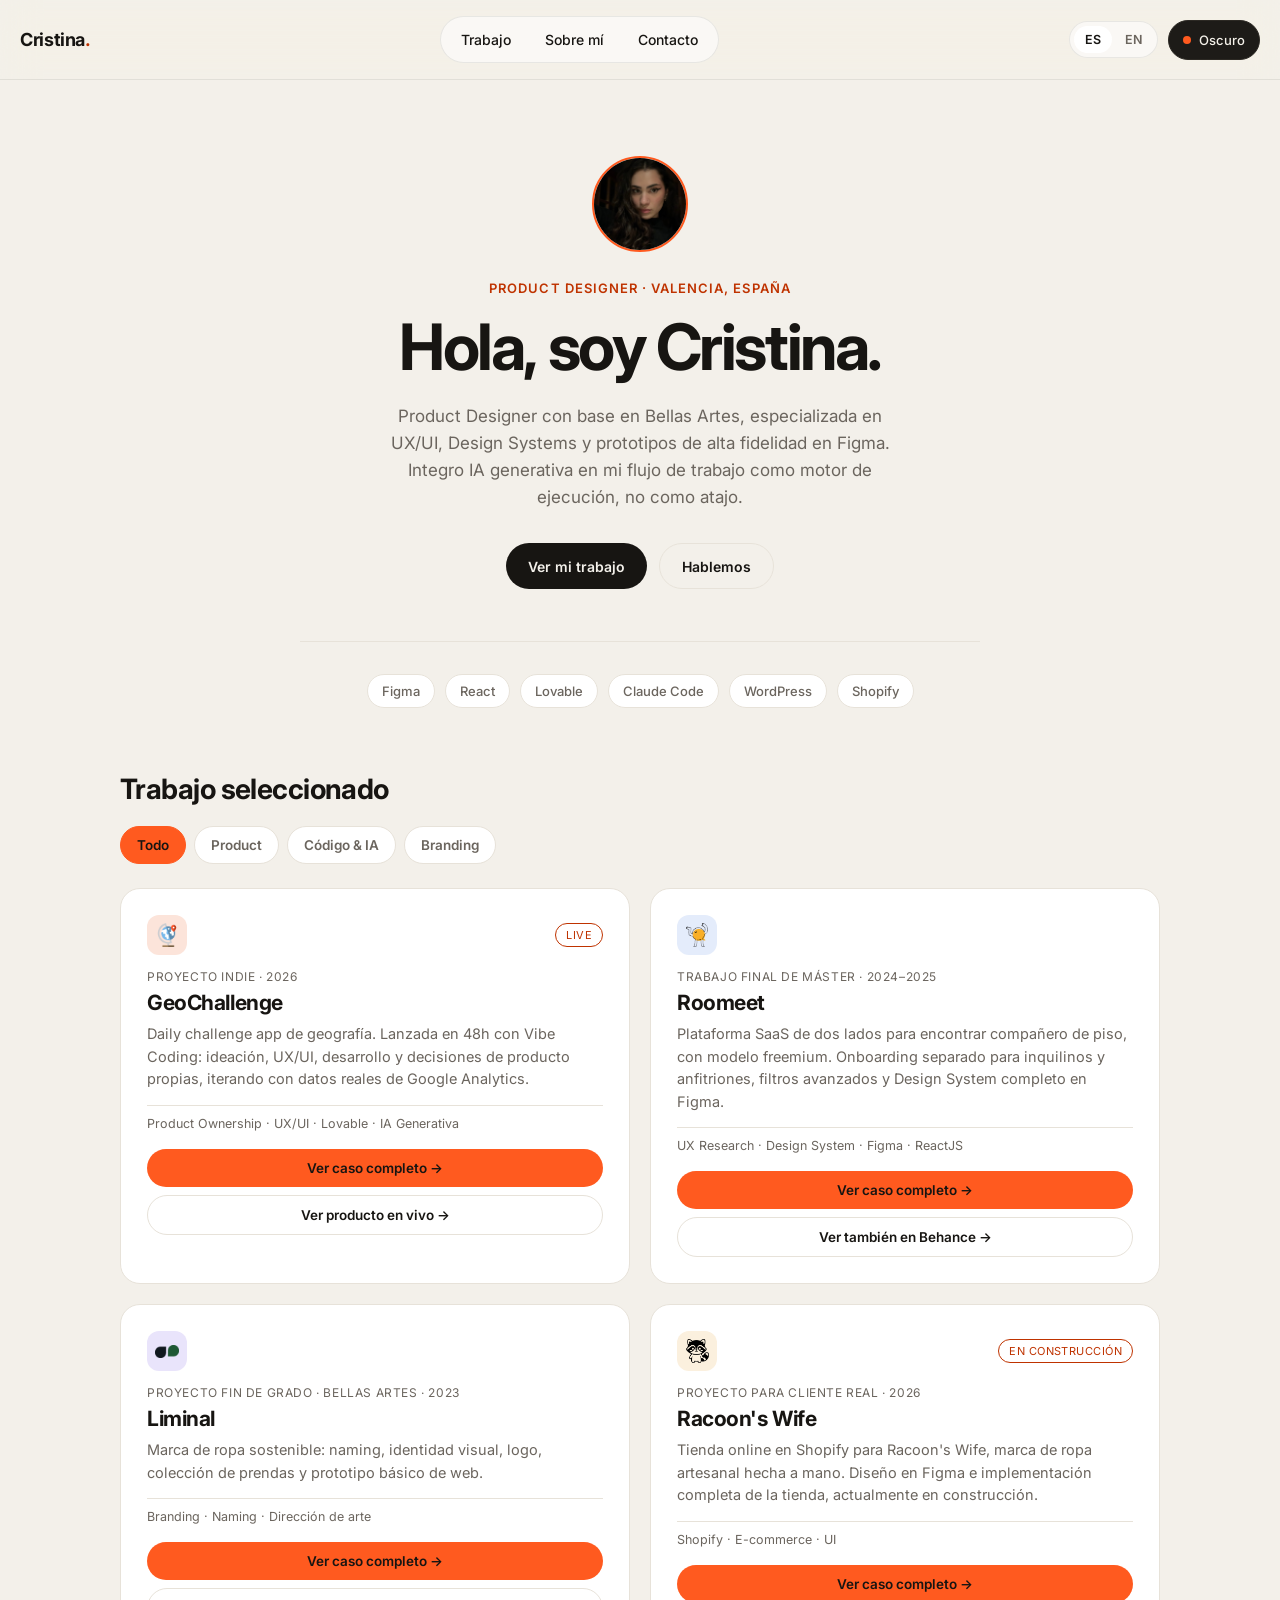
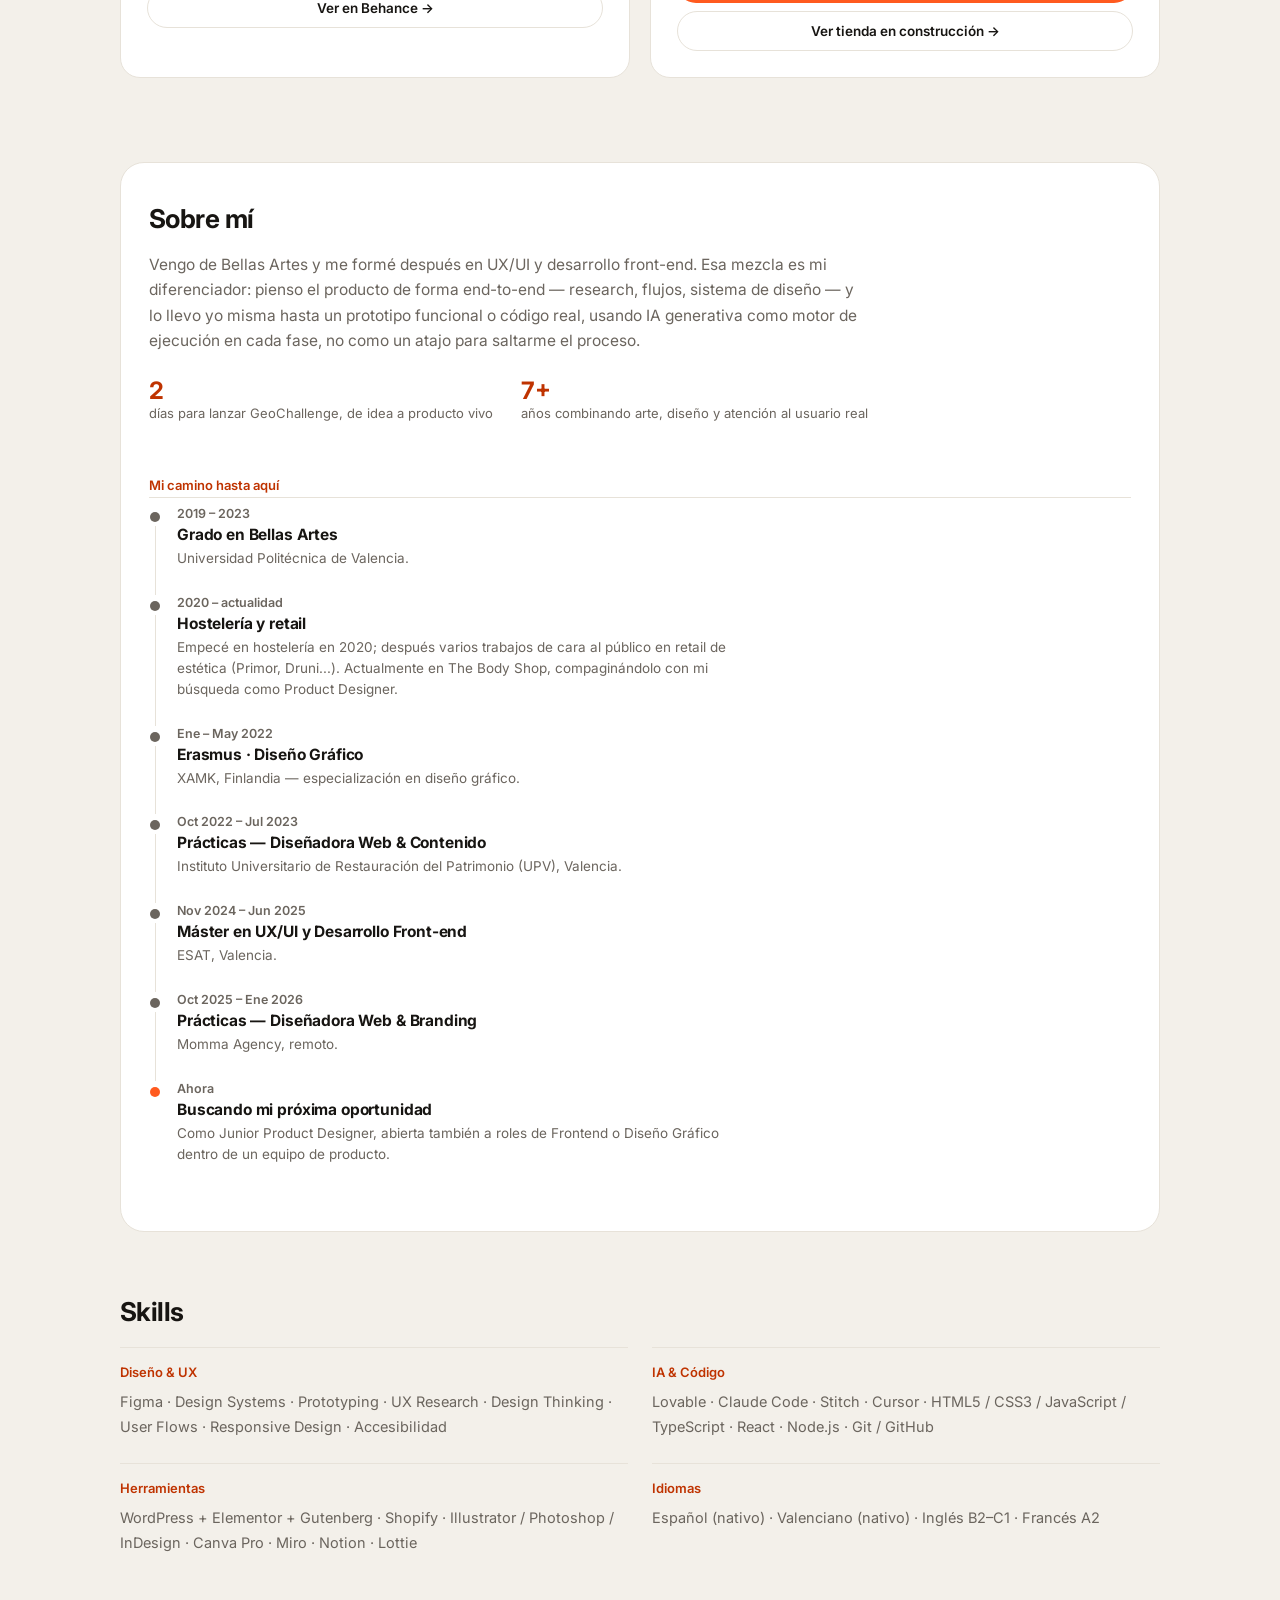
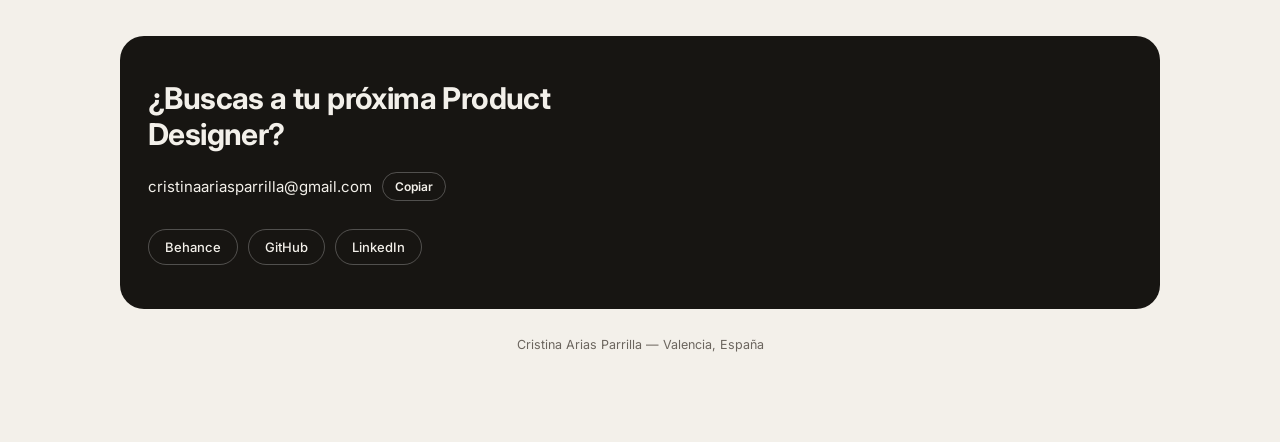
<file: index.html>
<!doctype html>
<html lang="es" data-theme="light">
<head>
<meta charset="utf-8">
<meta name="viewport" content="width=device-width, initial-scale=1">
<title>Cristina Arias — Product Designer</title>
<meta name="description" content="Portfolio de Cristina Arias Parrilla, Product Designer en Valencia.">
<meta property="og:title" content="Cristina Arias · Product Designer">
<meta property="og:description" content="Portfolio de UX, UI y frontend. Craft, proceso y uso de IA.">
<meta property="og:image" content="https://www.cristinaarias.site/og-image.png">
<meta property="og:url" content="https://www.cristinaarias.site/">
<meta name="twitter:card" content="summary_large_image">
<meta name="twitter:image" content="https://www.cristinaarias.site/og-image.png">
<link rel="icon" type="image/svg+xml" href="/favicon.svg">
<link rel="apple-touch-icon" sizes="180x180" href="/apple-touch-icon.png">
<link rel="icon" type="image/png" sizes="32x32" href="/favicon-32x32.png">
<link rel="icon" type="image/png" sizes="16x16" href="/favicon-16x16.png">
<link rel="manifest" href="/site.webmanifest">
<link rel="preconnect" href="https://fonts.googleapis.com">
<link href="https://fonts.googleapis.com/css2?family=Inter:wght@400;500;600;700;800&display=swap" rel="stylesheet">
<link rel="stylesheet" href="css/style.css">
</head>
<body>

<a class="skip-link" href="#top" data-i18n="common.skipLink">Saltar al contenido principal</a>
<nav class="nav">
  <a href="#top" class="logo">Cristina<span>.</span></a>
  <div class="nav-pill" id="navPill">
    <a href="#work" data-i18n="common.nav.work">Trabajo</a>
    <a href="#sobremi" data-i18n="common.nav.about">Sobre mí</a>
    <a href="#contacto" data-i18n="common.nav.contact">Contacto</a>
  </div>
  <div class="nav-actions">
    <div class="lang-switch" role="group" aria-label="Idioma / Language">
      <button class="lang-btn active" data-lang="es">ES</button>
      <button class="lang-btn" data-lang="en">EN</button>
    </div>
    <button class="theme-toggle" id="themeToggle" aria-label="Cambiar tema">
      <span class="theme-dot"></span>
      <span class="theme-label" id="themeLabel">Oscuro</span>
    </button>
    <button class="nav-toggle" id="navToggle" aria-label="Abrir menú" aria-expanded="false">
      <span></span><span></span><span></span>
    </button>
  </div>
</nav>

<header id="top" class="hero" tabindex="-1">
  <div class="avatar-wrap" id="avatarWrap">
    <img class="avatar" src="assets/avatar.jpg" alt="Foto de Cristina Arias">
  </div>
  <div class="eyebrow" data-i18n="home.hero.eyebrow">Product Designer · Valencia, España</div>
  <h1 class="hero-title" id="heroTitle" data-i18n-stagger="home.hero.title">Hola, soy Cristina.</h1>
  <p class="lead" data-i18n="home.hero.lead">Product Designer con base en Bellas Artes, especializada en UX/UI, Design Systems y prototipos de alta fidelidad en Figma. Integro IA generativa en mi flujo de trabajo como motor de ejecución, no como atajo.</p>
  <div class="hero-ctas">
    <a href="#work" class="btn btn-primary" data-i18n="home.hero.cta1">Ver mi trabajo</a>
    <a href="#contacto" class="btn btn-secondary" data-i18n="home.hero.cta2">Hablemos</a>
  </div>
  <div class="tools">
    <span class="chip">Figma</span>
    <span class="chip">React</span>
    <span class="chip">Lovable</span>
    <span class="chip">Claude Code</span>
    <span class="chip">WordPress</span>
    <span class="chip">Shopify</span>
  </div>
</header>

<section id="work" class="container section">
  <h2 class="section-title" data-i18n="home.workTitle">Trabajo seleccionado</h2>

  <div class="filters">
    <button class="filter-btn active" data-filter="all" aria-pressed="true" data-i18n="home.filters.all">Todo</button>
    <button class="filter-btn" data-filter="product" aria-pressed="false" data-i18n="home.filters.product">Product</button>
    <button class="filter-btn" data-filter="code" aria-pressed="false" data-i18n="home.filters.code">Código &amp; IA</button>
    <button class="filter-btn" data-filter="branding" aria-pressed="false" data-i18n="home.filters.branding">Branding</button>
  </div>

  <div class="cards" id="cardsGrid">
    <article class="card" data-cat="product code">
      <div class="card-top">
        <span class="mark" style="background:#FCE4DA;"><img src="assets/icons/geo-icon.png" alt=""></span>
        <span class="badge" data-i18n="common.statusLive">Live</span>
      </div>
      <div>
        <div class="eyebrow-small" data-i18n="home.cards.geo.eyebrow">Proyecto indie · 2026</div>
        <h3>GeoChallenge</h3>
        <p class="desc" data-i18n="home.cards.geo.desc">Daily challenge app de geografía. Lanzada en 48h con Vibe Coding: ideación, UX/UI, desarrollo y decisiones de producto propias, iterando con datos reales de Google Analytics.</p>
      </div>
      <div class="tags" data-i18n="home.cards.geo.tags">Product Ownership · UX/UI · Lovable · IA Generativa</div>
      <div class="card-links">
        <a class="link" href="proyectos/geochallenge.html" data-i18n="home.cards.geo.link1">Ver caso completo →</a>
        <a class="link" href="https://geochallengedaily.lovable.app" target="_blank" rel="noopener" data-i18n="home.cards.geo.link2">Ver producto en vivo →</a>
      </div>
    </article>

    <article class="card" data-cat="product">
      <div class="card-top">
        <span class="mark" style="background:#E4ECFB;"><img src="assets/icons/roomeet-icon.png" alt=""></span>
        <span></span>
      </div>
      <div>
        <div class="eyebrow-small" data-i18n="home.cards.roomeet.eyebrow">Trabajo final de máster · 2024–2025</div>
        <h3>Roomeet</h3>
        <p class="desc" data-i18n="home.cards.roomeet.desc">Plataforma SaaS de dos lados para encontrar compañero de piso, con modelo freemium. Onboarding separado para inquilinos y anfitriones, filtros avanzados y Design System completo en Figma.</p>
      </div>
      <div class="tags" data-i18n="home.cards.roomeet.tags">UX Research · Design System · Figma · ReactJS</div>
      <div class="card-links">
        <a class="link" href="proyectos/roomeet.html" data-i18n="home.cards.roomeet.link1">Ver caso completo →</a>
        <a class="link" href="https://behance.net/gallery/231345231/Roomeet" target="_blank" rel="noopener" data-i18n="home.cards.roomeet.link2">Ver también en Behance →</a>
      </div>
    </article>

    <article class="card" data-cat="branding">
      <div class="card-top">
        <span class="mark" style="background:#E9E4FB;"><img src="assets/icons/liminal-icon.webp" alt=""></span>
        <span></span>
      </div>
      <div>
        <div class="eyebrow-small" data-i18n="home.cards.liminal.eyebrow">Proyecto fin de grado · Bellas Artes · 2023</div>
        <h3>Liminal</h3>
        <p class="desc" data-i18n="home.cards.liminal.desc">Marca de ropa sostenible: naming, identidad visual, logo, colección de prendas y prototipo básico de web.</p>
      </div>
      <div class="tags" data-i18n="home.cards.liminal.tags">Branding · Naming · Dirección de arte</div>
      <div class="card-links">
        <a class="link" href="proyectos/liminal.html" data-i18n="home.cards.liminal.link1">Ver caso completo →</a>
        <a class="link" href="https://www.behance.net/gallery/180922547/Liminal-Identidad-visual-y-resultados" target="_blank" rel="noopener" data-i18n="home.cards.liminal.link2">Ver en Behance →</a>
      </div>
    </article>

    <article class="card" data-cat="code">
      <div class="card-top">
        <span class="mark" style="background:#FBF0DE;"><img src="assets/icons/belen-icon.png" alt=""></span>
        <span class="badge" data-i18n="common.statusBuilding">En construcción</span>
      </div>
      <div>
        <div class="eyebrow-small" data-i18n="home.cards.belen.eyebrow">Proyecto para cliente real · 2026</div>
        <h3>Racoon's Wife</h3>
        <p class="desc" data-i18n="home.cards.belen.desc">Tienda online en Shopify para Racoon's Wife, marca de ropa artesanal hecha a mano. Diseño en Figma e implementación completa de la tienda, actualmente en construcción.</p>
      </div>
      <div class="tags" data-i18n="home.cards.belen.tags">Shopify · E-commerce · UI</div>
      <div class="card-links">
        <a class="link" href="proyectos/belen.html" data-i18n="home.cards.belen.link1">Ver caso completo →</a>
        <a class="link" href="https://racoon-s-wife.myshopify.com/" target="_blank" rel="noopener" data-i18n="home.cards.belen.link2">Ver tienda en construcción →</a>
      </div>
    </article>
  </div>
</section>

<section id="sobremi" class="container" style="padding: 64px 20px 40px;">
  <div class="about-box">
    <div style="display:flex; flex-direction:column; gap:18px;">
      <h2 style="font-size:26px;" data-i18n="home.about.title">Sobre mí</h2>
      <p data-i18n="home.about.p">Vengo de Bellas Artes y me formé después en UX/UI y desarrollo front-end. Esa mezcla es mi diferenciador: pienso el producto de forma end-to-end — research, flujos, sistema de diseño — y lo llevo yo misma hasta un prototipo funcional o código real, usando IA generativa como motor de ejecución en cada fase, no como un atajo para saltarme el proceso.</p>
      <div class="stats">
        <div>
          <div class="stat-num">2</div>
          <div class="stat-label" data-i18n="home.about.stat1Label">días para lanzar GeoChallenge, de idea a producto vivo</div>
        </div>
        <div>
          <div class="stat-num">7+</div>
          <div class="stat-label" data-i18n="home.about.stat2Label">años combinando arte, diseño y atención al usuario real</div>
        </div>
      </div>
    </div>

    <div>
      <div class="timeline-title" data-i18n="home.about.timelineTitle">Mi camino hasta aquí</div>
      <div class="timeline">
        <div class="tl-item">
          <div class="tl-marker"><span class="tl-dot"></span><span class="tl-line"></span></div>
          <div class="tl-content">
            <div class="tl-period" data-i18n="home.about.timeline.0.period">2019 – 2023</div>
            <div class="tl-heading" data-i18n="home.about.timeline.0.heading">Grado en Bellas Artes</div>
            <div class="tl-desc" data-i18n="home.about.timeline.0.desc">Universidad Politécnica de Valencia.</div>
          </div>
        </div>
        <div class="tl-item">
          <div class="tl-marker"><span class="tl-dot"></span><span class="tl-line"></span></div>
          <div class="tl-content">
            <div class="tl-period" data-i18n="home.about.timeline.1.period">2020 – actualidad</div>
            <div class="tl-heading" data-i18n="home.about.timeline.1.heading">Hostelería y retail</div>
            <div class="tl-desc" data-i18n="home.about.timeline.1.desc">Empecé en hostelería en 2020; después varios trabajos de cara al público en retail de estética (Primor, Druni...). Actualmente en The Body Shop, compaginándolo con mi búsqueda como Product Designer.</div>
          </div>
        </div>
        <div class="tl-item">
          <div class="tl-marker"><span class="tl-dot"></span><span class="tl-line"></span></div>
          <div class="tl-content">
            <div class="tl-period" data-i18n="home.about.timeline.2.period">Ene – May 2022</div>
            <div class="tl-heading" data-i18n="home.about.timeline.2.heading">Erasmus · Diseño Gráfico</div>
            <div class="tl-desc" data-i18n="home.about.timeline.2.desc">XAMK, Finlandia — especialización en diseño gráfico.</div>
          </div>
        </div>
        <div class="tl-item">
          <div class="tl-marker"><span class="tl-dot"></span><span class="tl-line"></span></div>
          <div class="tl-content">
            <div class="tl-period" data-i18n="home.about.timeline.3.period">Oct 2022 – Jul 2023</div>
            <div class="tl-heading" data-i18n="home.about.timeline.3.heading">Prácticas — Diseñadora Web &amp; Contenido</div>
            <div class="tl-desc" data-i18n="home.about.timeline.3.desc">Instituto Universitario de Restauración del Patrimonio (UPV), Valencia.</div>
          </div>
        </div>
        <div class="tl-item">
          <div class="tl-marker"><span class="tl-dot"></span><span class="tl-line"></span></div>
          <div class="tl-content">
            <div class="tl-period" data-i18n="home.about.timeline.4.period">Nov 2024 – Jun 2025</div>
            <div class="tl-heading" data-i18n="home.about.timeline.4.heading">Máster en UX/UI y Desarrollo Front-end</div>
            <div class="tl-desc" data-i18n="home.about.timeline.4.desc">ESAT, Valencia.</div>
          </div>
        </div>
        <div class="tl-item">
          <div class="tl-marker"><span class="tl-dot"></span><span class="tl-line"></span></div>
          <div class="tl-content">
            <div class="tl-period" data-i18n="home.about.timeline.5.period">Oct 2025 – Ene 2026</div>
            <div class="tl-heading" data-i18n="home.about.timeline.5.heading">Prácticas — Diseñadora Web &amp; Branding</div>
            <div class="tl-desc" data-i18n="home.about.timeline.5.desc">Momma Agency, remoto.</div>
          </div>
        </div>
        <div class="tl-item">
          <div class="tl-marker"><span class="tl-dot"></span><span class="tl-line"></span></div>
          <div class="tl-content">
            <div class="tl-period" data-i18n="home.about.timeline.6.period">Ahora</div>
            <div class="tl-heading" data-i18n="home.about.timeline.6.heading">Buscando mi próxima oportunidad</div>
            <div class="tl-desc" data-i18n="home.about.timeline.6.desc">Como Junior Product Designer, abierta también a roles de Frontend o Diseño Gráfico dentro de un equipo de producto.</div>
          </div>
        </div>
      </div>
    </div>
  </div>
</section>

<section class="container" style="padding: 24px 20px 40px;">
  <h2 class="section-title" style="font-size:26px;">Skills</h2>
  <div class="skills">
    <div class="skill-group">
      <div class="skill-title" data-i18n="home.skills.groups.design.title">Diseño &amp; UX</div>
      <div class="skill-items" data-i18n="home.skills.groups.design.items">Figma · Design Systems · Prototyping · UX Research · Design Thinking · User Flows · Responsive Design · Accesibilidad</div>
    </div>
    <div class="skill-group">
      <div class="skill-title" data-i18n="home.skills.groups.code.title">IA &amp; Código</div>
      <div class="skill-items" data-i18n="home.skills.groups.code.items">Lovable · Claude Code · Stitch · Cursor · HTML5 / CSS3 / JavaScript / TypeScript · React · Node.js · Git / GitHub</div>
    </div>
    <div class="skill-group">
      <div class="skill-title" data-i18n="home.skills.groups.tools.title">Herramientas</div>
      <div class="skill-items" data-i18n="home.skills.groups.tools.items">WordPress + Elementor + Gutenberg · Shopify · Illustrator / Photoshop / InDesign · Canva Pro · Miro · Notion · Lottie</div>
    </div>
    <div class="skill-group">
      <div class="skill-title" data-i18n="home.skills.groups.langs.title">Idiomas</div>
      <div class="skill-items" data-i18n="home.skills.groups.langs.items">Español (nativo) · Valenciano (nativo) · Inglés B2–C1 · Francés A2</div>
    </div>
  </div>
</section>

<section id="contacto" class="container" style="padding: 40px 20px 0;">
  <div class="contact-box">
    <h2 data-i18n="home.contact.title">¿Buscas a tu próxima Product Designer?</h2>
    <div class="contact-links">
      <a href="mailto:cristinaariasparrilla@gmail.com">cristinaariasparrilla@gmail.com</a>
      <button type="button" class="pill-btn copy-email-btn" data-email="cristinaariasparrilla@gmail.com" data-i18n="home.contact.copy">Copiar</button>
    </div>
    <div class="social-links">
      <a href="https://behance.net/cristinariasparrilla" target="_blank" rel="noopener">Behance</a>
      <a href="https://github.com/CristinaAriasP" target="_blank" rel="noopener">GitHub</a>
      <a href="https://linkedin.com/in/cristina-arias-parrilla" target="_blank" rel="noopener">LinkedIn</a>
    </div>
  </div>
  <div class="footer-note" data-i18n="home.contact.footer">Cristina Arias Parrilla — Valencia, España</div>
</section>

<script src="js/i18n.js"></script>
<script src="js/main.js"></script>

</body>
</html>
</file>
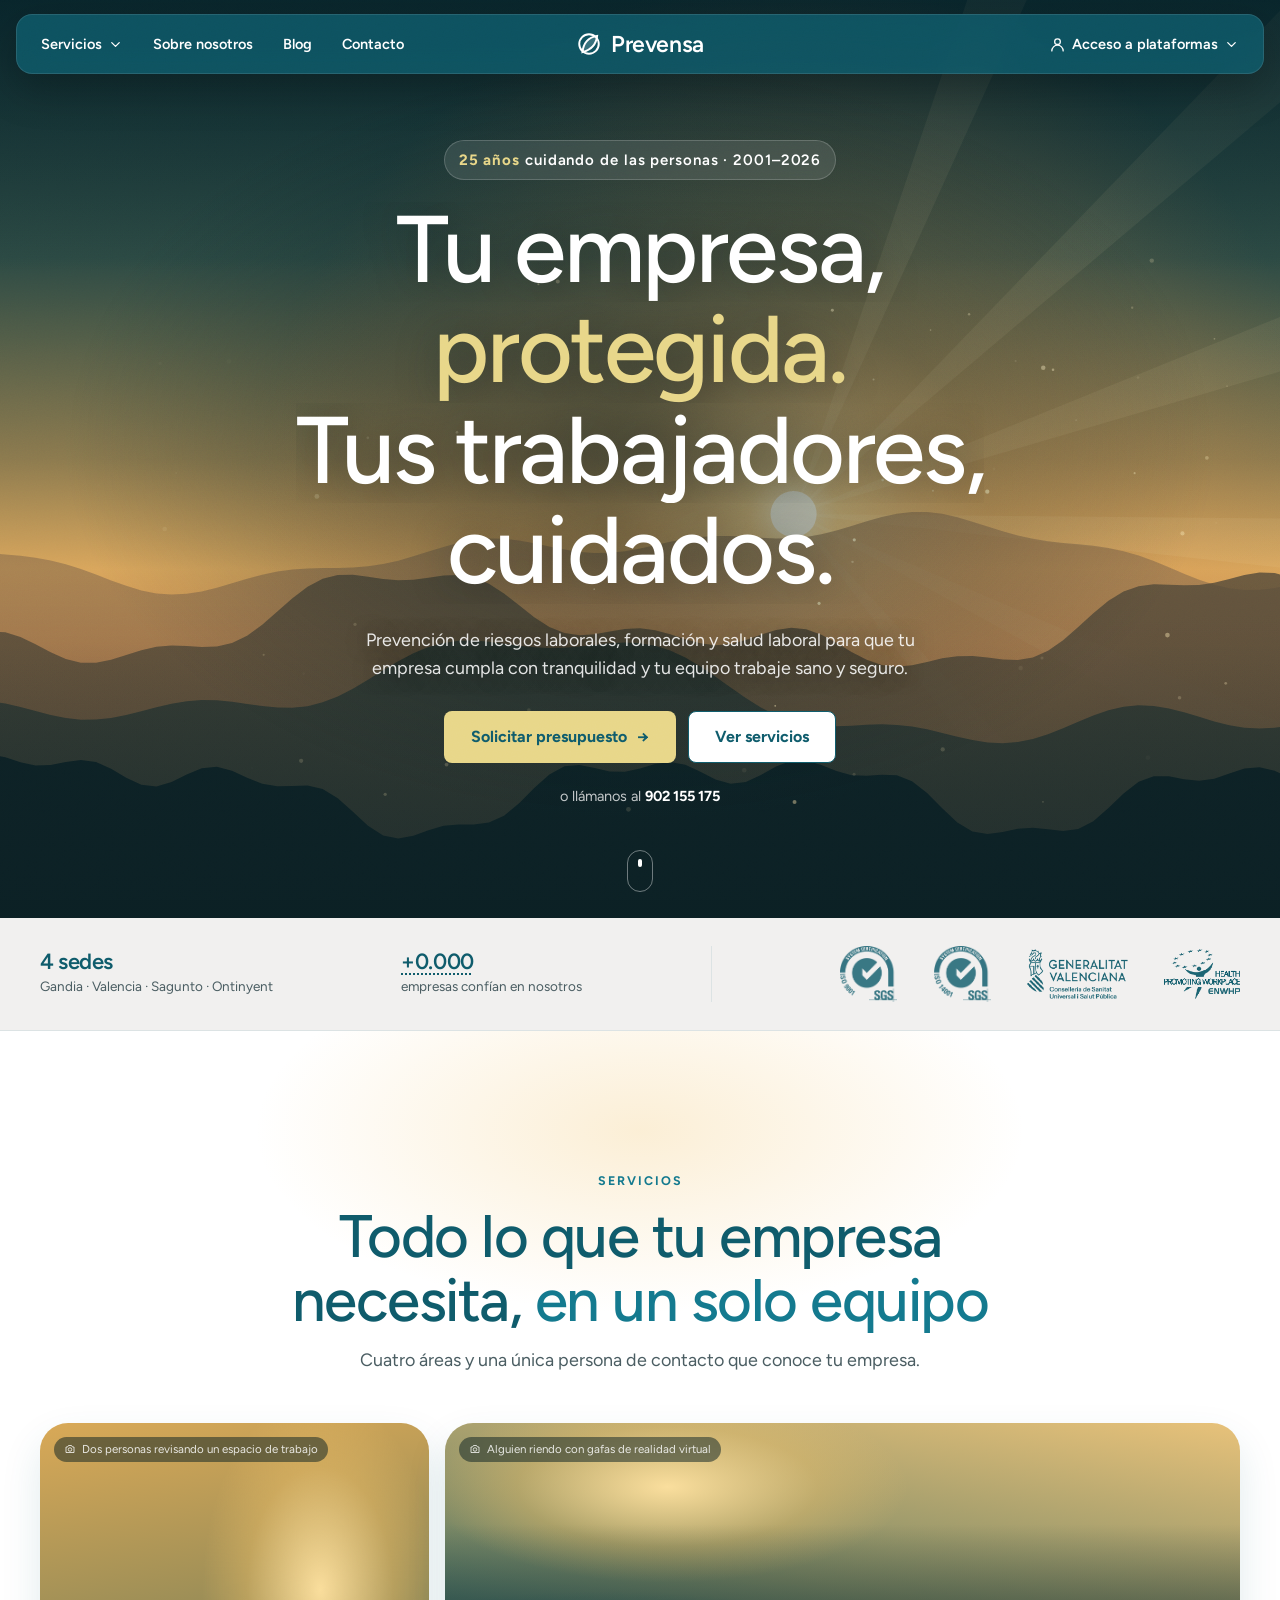
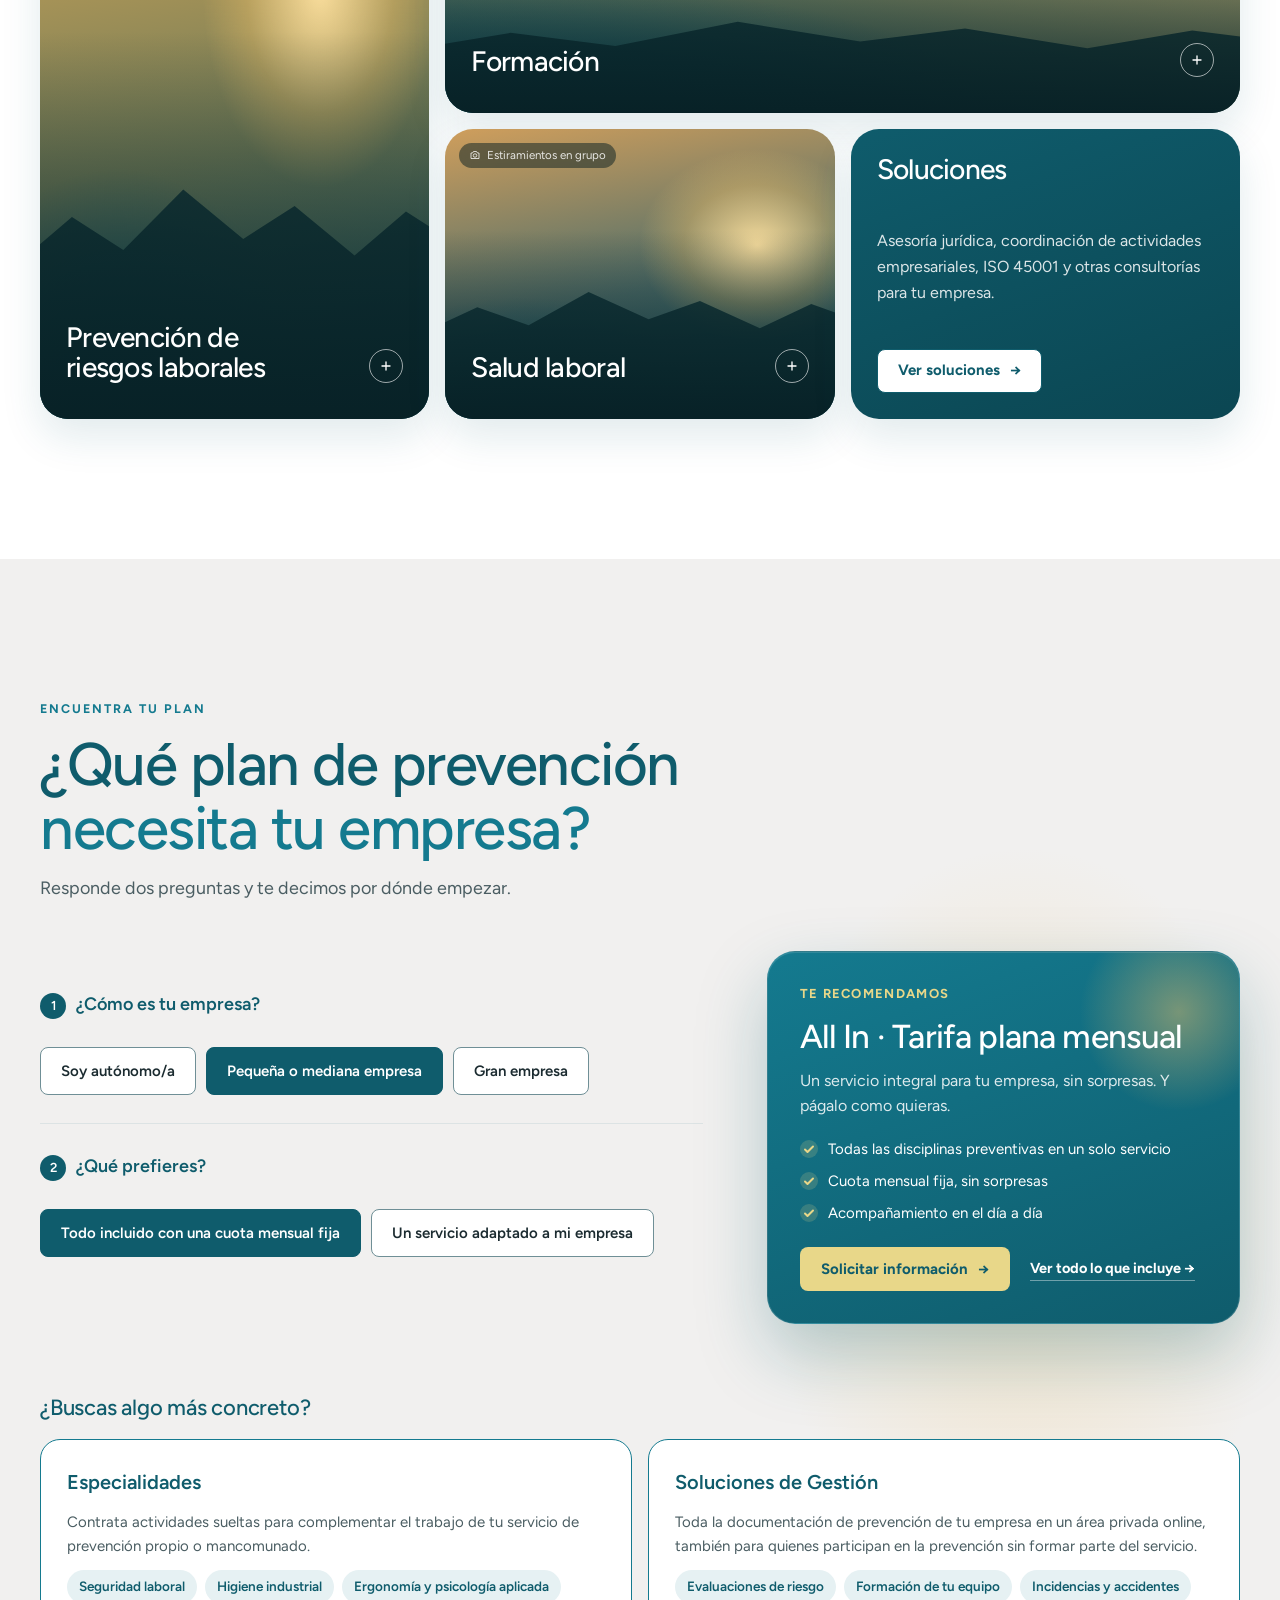
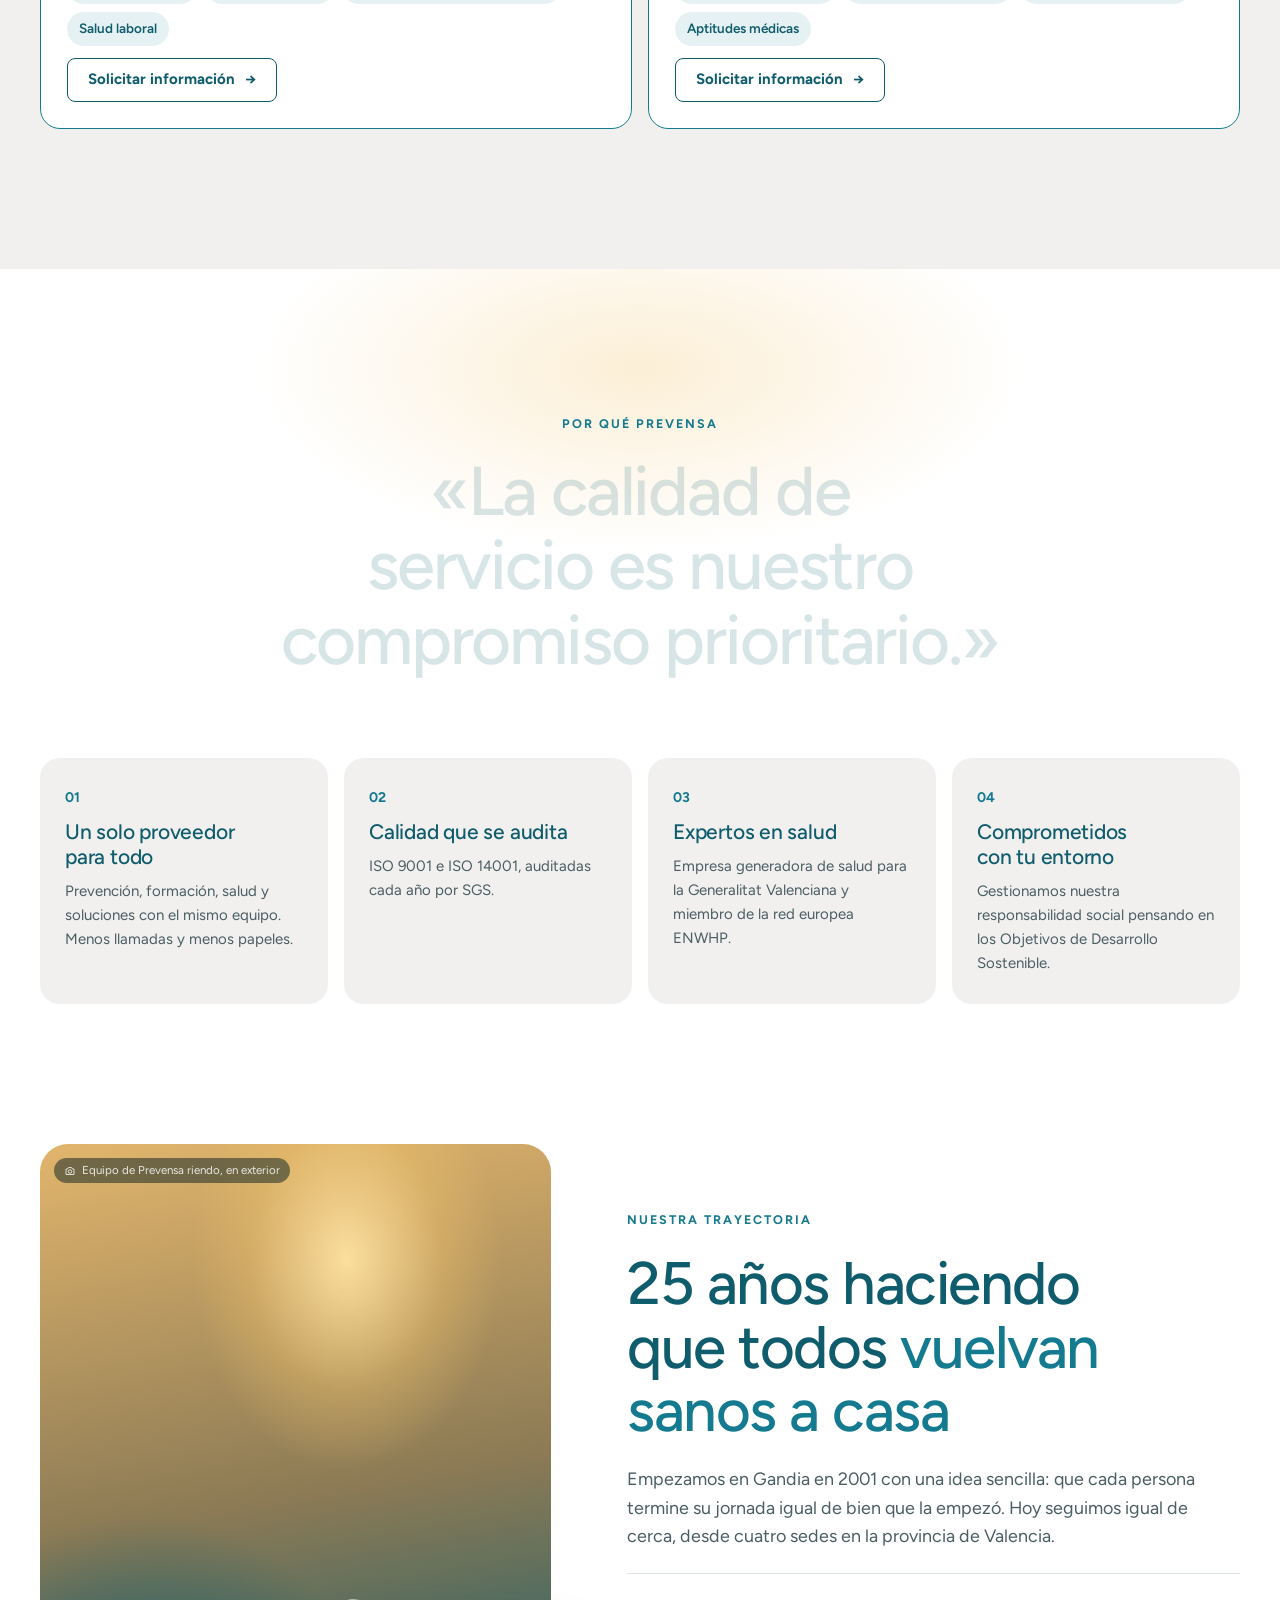
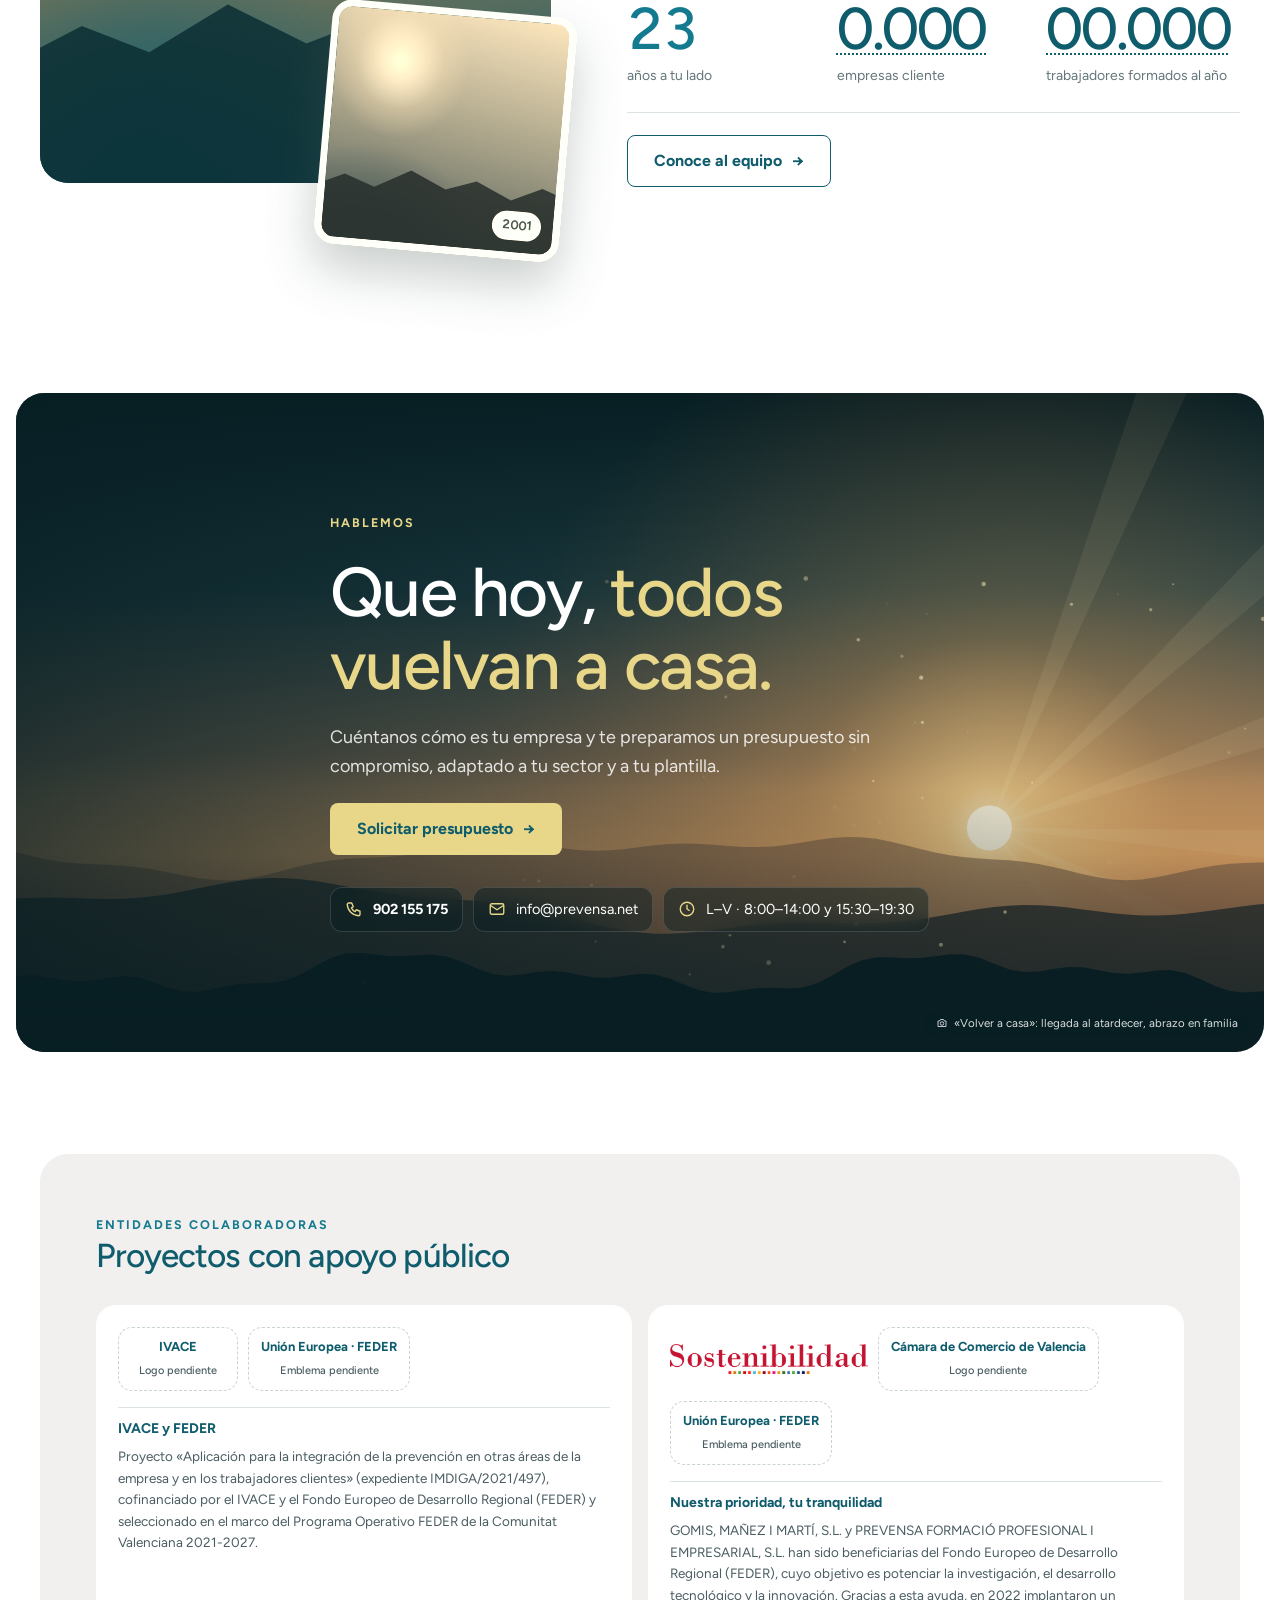
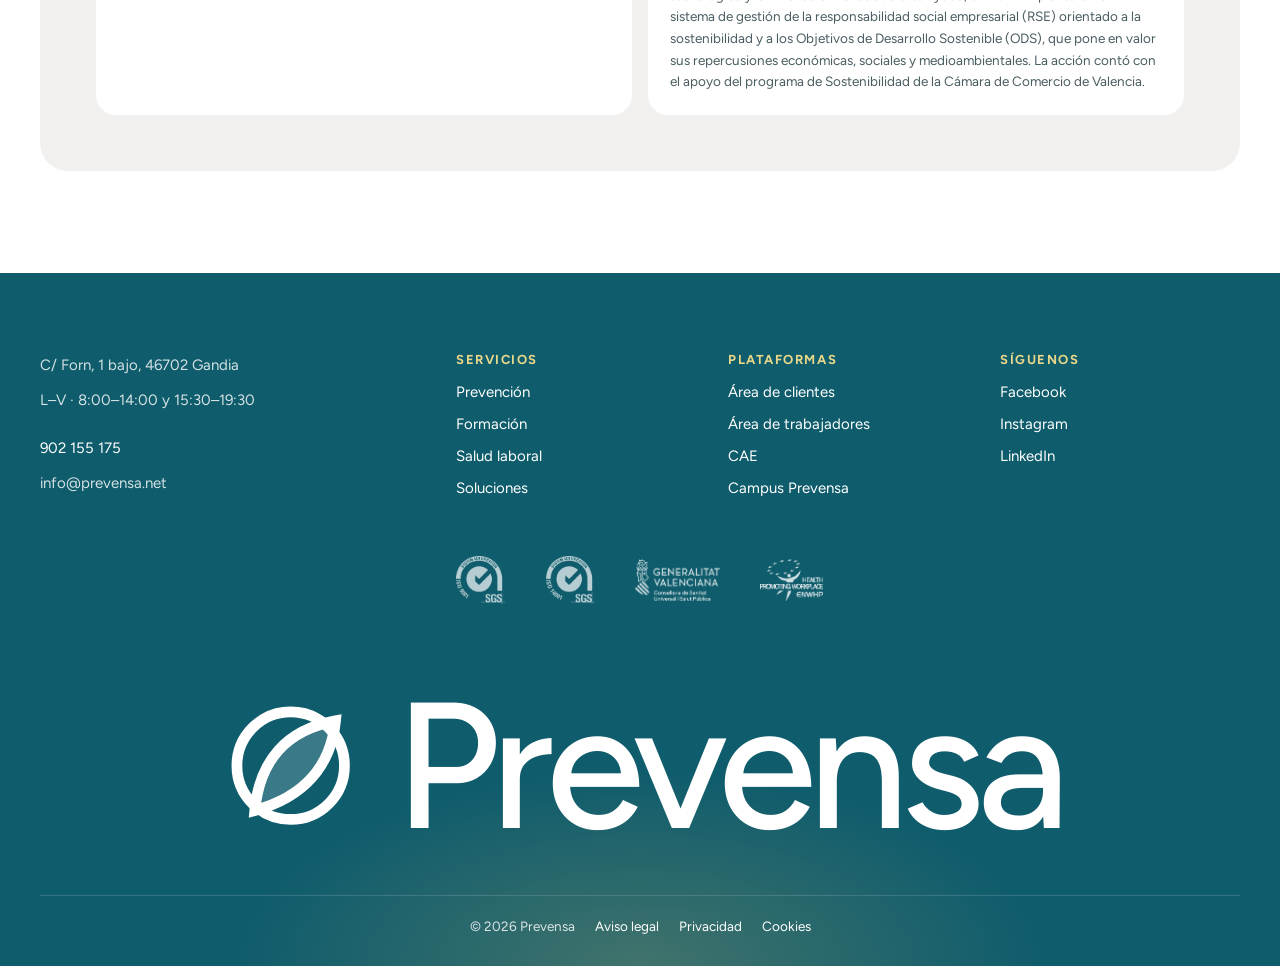
<file: proyectos/prevensa/index.html>
<!doctype html>
<html lang="es">
<head>
<meta charset="utf-8">
<meta name="viewport" content="width=device-width, initial-scale=1, viewport-fit=cover">
<meta name="robots" content="noindex">
<title>Prevensa · Home</title>
<meta name="claude:viewport-fit-sides" content="cover">
<link rel="preconnect" href="https://fonts.googleapis.com">
<link rel="preconnect" href="https://fonts.gstatic.com" crossorigin>
<link rel="stylesheet" href="https://fonts.googleapis.com/css2?family=Figtree:ital,wght@0,400;0,500;0,600;0,700;1,500&display=swap">
<style>
/* Layout: golden-hour hero and dusk CTA as the two photographic moments; between them a bright white/Hueso page
   with soft sun glows so the warmth carries through. Centered hero, bento services, plan finder, scroll-lit quote.
   Deliberately single light look (brand palette is the spec), so no dark variant. */
:root{
  --noche:#071E23;      /* page ground, Petróleo pushed toward night */
  --noche-2:#0A2A31;
  --petroleo:#0F5C6C; --oceano:#147A8F; --turquesa:#359FA5; --lima:#E8D789;
  --oro:#F2C46B;        /* sun light, derived from Lima for glows only */
  --hueso:#F1F0EF; --texto:#1B2B30;
  --tx:#1B2B30; --tx-2:#4A5D62; --tx-3:#647679; --linea:#DCE3E4; --blanco:#FFFFFF;
  --glass:#FFFFFF; --glass-b:rgba(255,255,255,.12);
  --sans:"ArponaSans","Figtree",system-ui,-apple-system,"Segoe UI",sans-serif;
  --r-lg:28px; --r-md:20px; --r-btn:8px;
  --ease:cubic-bezier(.22,.8,.24,1);
  color-scheme:light;
}
*,*::before,*::after{box-sizing:border-box}
html{scroll-behavior:smooth;background:var(--blanco)}
body{margin:0;background:var(--blanco);color:var(--tx);font-family:var(--sans);font-size:17px;line-height:1.6;-webkit-font-smoothing:antialiased;overflow-x:hidden}
img{max-width:100%;display:block}
a{color:inherit}
h1,h2,h3{font-weight:500;letter-spacing:-.025em;line-height:1.06;margin:0;text-wrap:balance}
p{margin:0}
.wrap{max-width:calc(1200px + 2*max(16px, env(safe-area-inset-left,0px)));margin:0 auto;padding-left:max(16px, env(safe-area-inset-left,0px));padding-right:max(16px, env(safe-area-inset-right,0px))}
.section{position:relative;padding-block:clamp(80px,11vw,140px)}
.eyebrow{display:inline-block;font-size:12.5px;font-weight:700;letter-spacing:.16em;text-transform:uppercase;color:var(--oceano)}
.h2{font-size:clamp(34px,4.8vw,60px)}
.h2{color:var(--petroleo)}
.h2 em{font-style:normal;color:var(--oceano)}
.hero h1 em,.cta h2 em{font-style:normal;color:var(--lima)}
.lead{font-size:clamp(17px,1.4vw,19px);color:var(--tx-2);max-width:56ch}
.center{text-align:center;margin-inline:auto}
:focus-visible{outline:2px solid var(--turquesa);outline-offset:3px}
.tbd{text-decoration:underline dotted 1.5px;text-underline-offset:4px;cursor:help}
.grain{position:fixed;inset:0;z-index:90;pointer-events:none;opacity:.05;mix-blend-mode:overlay;
  background-image:url("data:image/svg+xml,%3Csvg xmlns='http://www.w3.org/2000/svg' width='180' height='180'%3E%3Cfilter id='n'%3E%3CfeTurbulence type='fractalNoise' baseFrequency='.85' numOctaves='2' stitchTiles='stitch'/%3E%3C/filter%3E%3Crect width='100%25' height='100%25' filter='url(%23n)'/%3E%3C/svg%3E")}

/* ---------- Buttons ---------- */
.btn{--h:44px;position:relative;display:inline-flex;align-items:center;justify-content:center;gap:10px;height:var(--h);padding:0 20px;border-radius:var(--r-btn);border:1.5px solid transparent;font:700 15px/1 var(--sans);text-decoration:none;cursor:pointer;white-space:nowrap;transition:background-color .2s, border-color .2s, color .2s, transform .25s var(--ease), box-shadow .3s}
.btn--lg{--h:52px;padding:0 26px;font-size:16px}
.btn .arr{transition:transform .25s var(--ease)}
.btn:hover .arr{transform:translateX(4px)}
.btn--primary{background:var(--oceano);color:#fff}
.btn--primary:hover{background:var(--petroleo)}
.btn--primary:active{background:#0B4652}
.btn--secondary{background:#fff;color:var(--petroleo);border-color:var(--petroleo)}
.btn--secondary:hover{background:#E6F1F3}
.btn--secondary:active{background:#CFE5E9}
.btn--lima{background:var(--lima);color:var(--petroleo)}
.btn--lima:hover{background:#F0E3A6;box-shadow:0 0 0 6px rgba(232,215,137,.14)}
.btn--lima:active{background:#DCC867}
.btn--glass{background:rgba(255,255,255,.14);color:#fff;-webkit-backdrop-filter:blur(14px);backdrop-filter:blur(14px);border-color:rgba(255,255,255,.2)}
.btn--glass:hover{background:rgba(255,255,255,.24)}
.btn--glass:active{background:rgba(255,255,255,.32)}
.icon-btn{width:44px;padding:0}

/* ---------- Header: floating Petróleo bar, logo centered ---------- */
body::before{content:"";position:fixed;inset:0 0 auto;height:env(safe-area-inset-top,0px);z-index:60;background:var(--noche)}
.hdr{position:fixed;z-index:50;top:calc(env(safe-area-inset-top,0px) + 14px);left:0;right:0;padding-left:max(16px, env(safe-area-inset-left,0px));padding-right:max(16px, env(safe-area-inset-right,0px));transition:transform .45s var(--ease)}
.hdr.hide{transform:translateY(calc(-100% - 30px))}
.bar{max-width:1360px;margin:0 auto;height:60px;display:grid;grid-template-columns:1fr auto 1fr;align-items:center;gap:12px;padding:0 10px;border-radius:16px;background:rgba(15,92,108,.82);-webkit-backdrop-filter:blur(18px) saturate(1.2);backdrop-filter:blur(18px) saturate(1.2);border:1px solid rgba(255,255,255,.1);box-shadow:0 14px 40px rgba(0,0,0,.25)}
.nav{display:flex;gap:2px}
.nav > a,.nav > .dd > button,.plat > button{display:inline-flex;align-items:center;gap:6px;height:40px;padding:0 14px;border-radius:10px;color:#fff;text-decoration:none;font:600 14.5px/1 var(--sans);background:none;border:0;cursor:pointer;transition:background-color .2s}
.nav > a:hover,.nav > .dd > button:hover,.dd.open > button,.plat > button:hover{background:rgba(255,255,255,.12)}
.logo{display:inline-flex;align-items:center;gap:9px;color:#fff;text-decoration:none;font:600 23px/1 var(--sans);letter-spacing:-.02em}
.logo svg{width:26px;height:26px}
.bar-r{display:flex;justify-content:flex-end;align-items:center;gap:8px}
.dd{position:relative}
.dd .chev{transition:transform .25s}
.dd.open .chev{transform:rotate(180deg)}
.dd-panel{position:absolute;top:calc(100% + 14px);left:0;min-width:300px;padding:8px;border-radius:16px;background:rgba(10,42,49,.96);-webkit-backdrop-filter:blur(18px);backdrop-filter:blur(18px);border:1px solid var(--glass-b);box-shadow:0 24px 60px rgba(0,0,0,.4);opacity:0;visibility:hidden;transform:translateY(-6px);transition:opacity .2s, transform .25s var(--ease), visibility .2s}
.dd-panel.right{left:auto;right:0}
.dd.open .dd-panel{opacity:1;visibility:visible;transform:none}
.dd-panel a{display:flex;gap:12px;align-items:flex-start;padding:10px 12px;border-radius:10px;text-decoration:none;transition:background-color .2s}
.dd-panel a:hover{background:rgba(255,255,255,.07)}
.dd-panel strong{display:block;font-size:15px;color:#fff}
.dd-panel small{display:block;font-size:13px;color:rgba(255,255,255,.6);line-height:1.4}
.dd-dot{flex:none;width:9px;height:9px;margin-top:6px;border-radius:50%;background:var(--lima);box-shadow:0 0 12px var(--oro)}
.mob-only{display:none}

.mnav{position:fixed;inset:0;z-index:70;background:var(--noche-2);display:flex;flex-direction:column;padding:calc(env(safe-area-inset-top,0px) + 22px) max(20px, env(safe-area-inset-right,0px)) calc(env(safe-area-inset-bottom,0px) + 24px) max(20px, env(safe-area-inset-left,0px));clip-path:circle(0 at 50% 0);transition:clip-path .7s var(--ease);visibility:hidden}
.mnav::before{content:"";position:absolute;inset:auto -20% -30% -20%;height:70%;background:radial-gradient(50% 50% at 50% 50%, rgba(242,196,107,.35), transparent 70%);pointer-events:none}
.mnav.open{clip-path:circle(150% at 50% 0);visibility:visible}
.mnav-top{display:flex;justify-content:space-between;align-items:center}
.mnav ul{list-style:none;margin:44px 0 0;padding:0;display:grid;gap:2px}
.mnav ul a{display:block;padding:8px 0;color:#fff;text-decoration:none;font:500 34px/1.15 var(--sans);letter-spacing:-.02em}
.mnav .sub{font-size:15px;color:rgba(255,255,255,.6);padding:2px 0 8px}
.mnav-foot{position:relative;margin-top:auto;display:grid;gap:10px}

/* ---------- Hero: generated golden-hour landscape (swap for the real photo) ---------- */
.hero{color:#fff;position:relative;min-height:max(640px, min(100svh, 940px));display:grid;place-items:center;overflow:hidden;isolation:isolate}
.scene{position:absolute;inset:0;width:100%;height:100%;z-index:-2;display:block}
.hero::after{content:"";position:absolute;inset:0;z-index:-1;background:
  radial-gradient(60% 55% at 50% 48%, rgba(7,30,35,.55), rgba(7,30,35,0) 75%),
  linear-gradient(180deg, rgba(7,30,35,.35) 0%, rgba(7,30,35,0) 30%, rgba(7,30,35,0) 70%, rgba(7,30,35,.35) 100%)}
.hero-inner{text-align:center;padding-block:140px 110px;display:grid;justify-items:center;gap:22px}
.hero h1{font-size:clamp(46px,7.4vw,104px);line-height:1;max-width:12ch;text-shadow:0 2px 40px rgba(7,30,35,.4)}
.hero h1 .ln{display:block;overflow:hidden;padding-bottom:.06em}
.hero h1 .ln > span{display:inline-block;animation:rise 1.1s var(--ease) both}
.hero h1 .ln:nth-child(2) > span{animation-delay:.12s}
.hero h1 .ln:nth-child(3) > span{animation-delay:.24s}
.hero h1 .ln:nth-child(4) > span{animation-delay:.36s}
@keyframes rise{from{transform:translateY(105%)}}
.hero .eyebrow{color:#fff;letter-spacing:.06em;text-transform:none;font-weight:600;font-size:15px;padding:7px 14px;border-radius:999px;background:rgba(255,255,255,.1);border:1px solid rgba(255,255,255,.18);-webkit-backdrop-filter:blur(10px);backdrop-filter:blur(10px)}
.hero .eyebrow b{color:var(--lima)}
.hero-sub{max-width:52ch;font-size:clamp(16.5px,1.4vw,19px);color:rgba(255,255,255,.88);text-shadow:0 1px 20px rgba(7,30,35,.5)}
.hero-ctas{display:flex;flex-wrap:wrap;justify-content:center;gap:12px;margin-top:6px}
.hero-phone{font-size:14.5px;color:rgba(255,255,255,.75)}
.hero-phone a{color:#fff;font-weight:700;text-decoration:none}
.scroll-cue{position:absolute;left:50%;bottom:26px;transform:translateX(-50%);width:26px;height:42px;border-radius:14px;border:1.5px solid rgba(255,255,255,.4)}
.scroll-cue::after{content:"";position:absolute;left:50%;top:8px;width:4px;height:8px;margin-left:-2px;border-radius:2px;background:#fff;animation:cue 2s var(--ease) infinite}
@keyframes cue{60%{transform:translateY(12px);opacity:0}100%{opacity:0}}

/* ---------- Trust strip: real seals, single-color via mask ---------- */
.trust{background:var(--hueso);border-bottom:1px solid var(--linea)}
.trust-row{display:flex;flex-wrap:wrap;align-items:center;justify-content:space-between;gap:24px 40px;padding-block:28px}
.t-txt{display:grid;gap:2px;min-width:0}
.t-txt b{font-size:22px;font-weight:600;letter-spacing:-.02em;color:var(--petroleo);line-height:1.1}
.t-txt span{font-size:13.5px;color:var(--tx-2)}
.t-sep{width:1px;align-self:stretch;background:var(--linea)}
.seals{display:flex;flex-wrap:wrap;align-items:center;gap:20px 36px}
.lg{display:block;height:var(--lh,56px);aspect-ratio:var(--ar);max-width:100%;background:var(--lc,var(--petroleo));-webkit-mask:var(--m) center/contain no-repeat;mask:var(--m) center/contain no-repeat;transition:background-color .3s, transform .3s var(--ease)}
.seals .lg:hover{--lc:var(--oceano);transform:translateY(-2px)}
.lg-iso9001{--m:url("[data-uri]");--ar:250/244}
.lg-iso14001{--m:url("[data-uri]");--ar:250/244}
.lg-gva{--m:url("[data-uri]");--ar:175/86}
.lg-enwhp{--m:url("[data-uri]");--ar:142/94}
.lg-gva,.lg-enwhp{--lh:50px}
.ftr-seals{display:flex;flex-wrap:wrap;align-items:center;justify-content:center;gap:20px 40px;margin-top:56px}
.ftr-seals .lg{--lc:rgba(255,255,255,.85);--lh:48px}
.ftr-seals .lg-gva,.ftr-seals .lg-enwhp{--lh:42px}

/* soft sunlight on light sections */
.sun{overflow:hidden}
.sun::before{content:"";position:absolute;left:50%;top:-160px;width:min(1100px,120vw);height:520px;transform:translateX(-50%);background:radial-gradient(50% 50% at 50% 50%, rgba(242,196,107,.28), rgba(242,196,107,0) 70%);pointer-events:none;z-index:-1}
.sun{isolation:isolate}

/* ---------- Atmospheric image slots ---------- */
.ph{position:absolute;inset:0;overflow:hidden;
  background:
    radial-gradient(42% 46% at var(--sx,70%) var(--sy,30%), rgba(255,226,160,.95), rgba(242,196,107,.35) 45%, rgba(242,196,107,0) 72%),
    radial-gradient(70% 60% at 20% 100%, var(--c2,#0F5C6C), transparent 70%),
    linear-gradient(var(--ang,170deg), var(--c1,#C79B55) 0%, var(--c3,#5B6E5A) 55%, var(--c2,#0F5C6C) 100%);
  transition:transform 1s var(--ease)}
.ph::before{content:"";position:absolute;inset:auto -5% -2% -5%;height:var(--rh,46%);background:var(--ridge,#0B2E33);opacity:.85;clip-path:polygon(0 38%,12% 22%,24% 34%,38% 12%,52% 30%,64% 18%,78% 36%,90% 20%,100% 30%,100% 100%,0 100%)}
.t1{--c1:#D9A957;--c3:#6E7A57;--sx:72%;--sy:28%}
.t2{--c1:#E8C27A;--c3:#7E8A66;--sx:28%;--sy:22%;--ang:190deg;--rh:38%}
.t3{--c1:#CF9E5C;--c3:#4E6E6A;--sx:80%;--sy:40%;--rh:52%}
.t4{--c1:#E2B56C;--c3:#8B7A55;--sx:60%;--sy:18%;--rh:34%}
.t5{--c1:#F0C27C;--c3:#B07D57;--sx:50%;--sy:62%;--rh:40%;--ridge:#071E23}
.tag{position:absolute;z-index:3;top:14px;left:14px;display:inline-flex;align-items:center;gap:6px;max-width:calc(100% - 28px);padding:5px 10px;border-radius:999px;background:rgba(7,30,35,.5);color:rgba(255,255,255,.85);font-size:11.5px;line-height:1.3;-webkit-backdrop-filter:blur(8px);backdrop-filter:blur(8px)}

/* ---------- Services bento ---------- */
.sec-head{display:grid;gap:14px;margin-bottom:48px}
.bento{display:grid;grid-template-columns:repeat(12,minmax(0,1fr));grid-template-rows:290px 290px;gap:16px}
.tile{position:relative;overflow:hidden;border-radius:var(--r-lg);isolation:isolate;color:#fff;text-decoration:none;display:flex;flex-direction:column;justify-content:flex-end;padding:26px;box-shadow:0 18px 40px rgba(15,92,108,.12)}
.tile.a{grid-column:span 4;grid-row:span 2}
.tile.b{grid-column:span 8}
.tile.c{grid-column:span 4}
.tile.d{grid-column:span 4;background:linear-gradient(160deg,var(--petroleo),#0B4652)}
.tile::after{content:"";position:absolute;inset:0;z-index:1;background:linear-gradient(180deg, rgba(7,30,35,0) 35%, rgba(7,30,35,.85) 100%);transition:opacity .5s}
.tile.d::after{display:none}
.tile .glow{position:absolute;inset:0;z-index:2;pointer-events:none;opacity:0;transition:opacity .4s;background:radial-gradient(260px circle at var(--mx,50%) var(--my,50%), rgba(242,196,107,.28), transparent 70%)}
.tile:hover .glow{opacity:1}
.tile:hover .ph{transform:scale(1.06)}
.tile-c{position:relative;z-index:3;display:grid;gap:10px}
.tile h3{font-size:clamp(24px,2.2vw,30px);display:flex;align-items:flex-end;justify-content:space-between;gap:16px}
.tile .plus{flex:none;width:34px;height:34px;border-radius:50%;border:1.5px solid rgba(255,255,255,.6);display:grid;place-items:center;transition:transform .4s var(--ease), background-color .3s, border-color .3s}
.tile:hover .plus{transform:rotate(90deg);background:var(--lima);border-color:var(--lima);color:var(--petroleo)}
.tile .more{display:grid;grid-template-rows:0fr;transition:grid-template-rows .5s var(--ease)}
.tile .more > p{overflow:hidden;font-size:15.5px;color:rgba(255,255,255,.82);max-width:46ch}
.tile:hover .more,.tile:focus-visible .more{grid-template-rows:1fr}
.tile.d .tile-c{height:100%;align-content:space-between}
.tile.d p{font-size:16px;color:rgba(255,255,255,.85)}
.tile.d .row{display:flex;justify-content:space-between;align-items:center;gap:12px}

/* ---------- Plan finder ---------- */
.plan{overflow:hidden;background:var(--hueso)}
.plan::before{content:"";position:absolute;right:-10%;top:10%;width:60%;height:80%;background:radial-gradient(50% 50% at 50% 50%, rgba(242,196,107,.30), transparent 70%);pointer-events:none}
.plan-grid{position:relative;display:grid;grid-template-columns:7fr 5fr;gap:clamp(32px,5vw,72px);align-items:center;margin-top:48px}
.q{border:0;margin:0;padding:0 0 28px;display:grid;gap:14px}
.q + .q{padding-top:28px;border-top:1px solid var(--linea)}
.q legend{float:left;width:100%;padding:0;margin-bottom:14px;font-size:18px;font-weight:600;color:var(--petroleo)}
.q legend span{display:inline-grid;place-items:center;width:26px;height:26px;margin-right:10px;border-radius:50%;background:var(--petroleo);color:#fff;font-size:13px}
.pills{display:flex;flex-wrap:wrap;gap:10px}
.pill input{position:absolute;opacity:0;pointer-events:none}
.pill span{display:inline-flex;align-items:center;height:48px;padding:0 20px;border-radius:var(--r-btn);border:1.5px solid #6F8F96;background:#fff;color:var(--tx);font-weight:600;font-size:15px;cursor:pointer;transition:all .25s var(--ease)}
.pill span:hover{border-color:var(--petroleo);background:#E6F1F3}
.pill input:checked + span{background:var(--petroleo);border-color:var(--petroleo);color:#fff}
.pill input:focus-visible + span{outline:2px solid var(--turquesa);outline-offset:3px}
.result{position:relative;padding:32px;color:#fff;border-radius:var(--r-lg);background:linear-gradient(160deg, var(--oceano), var(--petroleo));border:1px solid rgba(255,255,255,.14);-webkit-backdrop-filter:blur(16px);backdrop-filter:blur(16px);box-shadow:0 30px 70px rgba(15,92,108,.28), inset 0 1px 0 rgba(255,255,255,.12);display:grid;gap:14px;overflow:hidden}
.result::before{content:"";position:absolute;right:-40px;top:-40px;width:200px;height:200px;border-radius:50%;background:radial-gradient(circle, rgba(242,196,107,.45), transparent 70%)}
.result small{position:relative;font-size:13px;font-weight:700;letter-spacing:.1em;text-transform:uppercase;color:var(--lima)}
.result h3{position:relative;font-size:clamp(28px,2.6vw,36px)}
.result p{position:relative;color:rgba(255,255,255,.85);font-size:16px}
.result ul{position:relative;list-style:none;margin:4px 0 8px;padding:0;display:grid;gap:8px;font-size:15px}
.result li{display:flex;gap:10px;align-items:center}
.result li::before{content:"";flex:none;width:18px;height:18px;border-radius:50%;background:rgba(232,215,137,.18) url("data:image/svg+xml,%3Csvg xmlns='http://www.w3.org/2000/svg' viewBox='0 0 18 18'%3E%3Cpath d='m5 9.5 2.5 2.5L13 6.5' fill='none' stroke='%23E8D789' stroke-width='2' stroke-linecap='round' stroke-linejoin='round'/%3E%3C/svg%3E")}
.result .btn{position:relative;justify-self:start}
.result.swap > *{animation:swap .5s var(--ease) both}
.q .pills,.q .q-note{clear:both}
.q:disabled .pills{opacity:.45}
.q:disabled .pill span{cursor:not-allowed}
.q-note{font-size:14px;color:var(--tx-2)}
.result .acts{position:relative;display:flex;flex-wrap:wrap;align-items:center;gap:12px 20px}
.result .more-link{color:#fff;font-weight:700;font-size:14.5px;text-decoration:none;border-bottom:1px solid rgba(255,255,255,.4)}
.result .more-link:hover{border-color:var(--lima)}
.comp{position:relative;margin-top:72px;display:grid;gap:20px}
.comp > h3{font-size:22px;color:var(--petroleo);letter-spacing:-.01em}
.comp-grid{display:grid;grid-template-columns:1fr 1fr;gap:16px}
.ccard{display:flex;flex-direction:column;gap:12px;padding:26px;border-radius:var(--r-md);background:#fff;border:1.5px solid var(--oceano)}
.ccard h4{margin:0;font-size:20px;font-weight:600;color:var(--petroleo)}
.ccard p{font-size:15px;color:var(--tx-2)}
.chips{display:flex;flex-wrap:wrap;gap:8px;list-style:none;margin:0;padding:0}
.chips li{padding:6px 12px;border-radius:999px;background:var(--azul-claro,#E6F1F3);color:var(--petroleo);font-size:13.5px;font-weight:600}
.ccard .btn{margin-top:auto;align-self:flex-start}
@media (max-width:900px){.comp-grid{grid-template-columns:1fr}}
@keyframes swap{from{opacity:0;transform:translateY(10px)}}

/* ---------- Quote lit by scroll ---------- */
.why-quote{font-size:clamp(34px,5.4vw,72px);font-weight:500;letter-spacing:-.03em;line-height:1.08;text-wrap:balance;max-width:20ch;margin:18px auto 0;text-align:center}
.why-quote .w{color:rgba(15,92,108,.16);transition:color .5s}
.why-quote .w.lit{color:var(--petroleo)}
.why-quote .w.gold.lit{color:var(--oceano)}
.diffs{list-style:none;margin:80px 0 0;padding:0;display:grid;grid-template-columns:repeat(4,minmax(0,1fr));gap:16px;counter-reset:d}
.diffs li{position:relative;padding:28px 24px;border-radius:var(--r-md);background:var(--hueso);border:1px solid transparent;counter-increment:d;display:grid;gap:10px;align-content:start;transition:background-color .3s, transform .4s var(--ease)}
.diffs li:hover{background:#fff;border-color:var(--linea);box-shadow:0 18px 40px rgba(15,92,108,.1);transform:translateY(-4px)}
.diffs li::before{content:counter(d,decimal-leading-zero);font-size:14px;font-weight:700;color:var(--oceano)}
.diffs h3{color:var(--petroleo);font-size:21px;letter-spacing:-.01em;line-height:1.2}
.diffs p{font-size:15px;color:var(--tx-2)}

/* ---------- Trajectory ---------- */
.traj-grid{display:grid;grid-template-columns:5fr 6fr;gap:clamp(40px,6vw,96px);align-items:center}
.traj-media{position:relative;padding-bottom:70px}
.traj-media .main{position:relative;aspect-ratio:4/5;border-radius:var(--r-lg);overflow:hidden}
.traj-media .old{position:absolute;right:-18px;bottom:0;width:48%;aspect-ratio:1;border-radius:var(--r-md);overflow:hidden;border:7px solid var(--hueso);box-shadow:0 24px 50px rgba(15,92,108,.3);transform:rotate(5deg);filter:sepia(.6) saturate(.65) brightness(1.05);transition:transform .6s var(--ease)}
.traj-media:hover .old{transform:rotate(0) translateY(-8px)}
.yr{position:absolute;z-index:3;right:12px;bottom:12px;font-weight:700;font-size:13px;padding:4px 10px;border-radius:999px;background:var(--hueso);color:var(--petroleo)}
.traj-copy{display:grid;gap:22px}
.stats{display:grid;grid-template-columns:repeat(3,minmax(0,1fr));gap:16px;padding:26px 0;border-block:1px solid var(--linea)}
.stats div{min-width:0}
.stats b{display:block;font-size:clamp(40px,4.6vw,60px);font-weight:500;letter-spacing:-.04em;line-height:1;font-variant-numeric:tabular-nums;color:var(--petroleo)}
.stats b.gold{color:var(--oceano)}
.stats span{display:block;margin-top:8px;font-size:14px;line-height:1.35;color:var(--tx-3)}

/* ---------- Dusk CTA ---------- */
.cta{position:relative;color:#fff;margin-inline:auto;max-width:calc(1360px + 2*max(16px, env(safe-area-inset-left,0px)));border-radius:var(--r-lg);min-height:640px;display:grid;align-items:center;overflow:hidden;isolation:isolate}
.cta::after{content:"";position:absolute;inset:0;z-index:-1;background:linear-gradient(180deg, rgba(7,30,35,0) 60%, rgba(7,30,35,.6) 100%), linear-gradient(90deg, rgba(7,30,35,.75) 0%, rgba(7,30,35,.2) 60%, rgba(7,30,35,0) 100%)}
.cta .scene{z-index:-2}
.cta .eyebrow{color:var(--lima)}
.cta-wrap{padding-left:max(16px, env(safe-area-inset-left,0px));padding-right:max(16px, env(safe-area-inset-right,0px))}
.cta-in{display:grid;gap:22px;max-width:620px;padding-block:120px}
.cta h2{font-size:clamp(38px,5.4vw,72px)}
.cta p{color:rgba(255,255,255,.85);font-size:18px;max-width:46ch}
.contact{display:flex;flex-wrap:wrap;gap:10px;margin-top:10px}
.contact > span{display:inline-flex;align-items:center;gap:10px;padding:10px 14px;border-radius:12px;background:rgba(7,30,35,.45);border:1px solid rgba(255,255,255,.14);-webkit-backdrop-filter:blur(10px);backdrop-filter:blur(10px);font-size:14.5px}
.contact svg{flex:none;color:var(--lima)}
.contact a{color:#fff;text-decoration:none;font-weight:700}
.cta .tag{top:auto;left:auto;right:max(16px, env(safe-area-inset-right,0px));bottom:16px}

/* ---------- Entities (light panel so logos keep their colors) ---------- */
.ent-panel{background:var(--hueso);color:var(--texto);border-radius:var(--r-lg);padding:clamp(28px,5vw,56px)}
.ent-panel .eyebrow{color:var(--oceano)}
.ent-head{display:flex;flex-wrap:wrap;justify-content:space-between;align-items:end;gap:24px;margin-bottom:32px}
.ent-head h2{font-size:clamp(26px,2.6vw,34px);color:var(--petroleo)}
.aid-logos{display:flex;flex-wrap:wrap;align-items:center;gap:10px;padding-bottom:16px;margin-bottom:4px;border-bottom:1px solid var(--linea)}
.aid-logos img{height:30px;width:auto}
.logo-slot{display:grid;place-items:center;gap:2px;height:64px;min-width:120px;padding:8px 12px;border-radius:14px;background:#fff;border:1.5px dashed #C9D3D5;text-align:center;font-size:13px;font-weight:700;color:var(--petroleo);line-height:1.3}
.logo-slot small{font-weight:500;color:#4A5D62;font-size:11px}
.aids{display:grid;grid-template-columns:1fr 1fr;gap:16px}
.aid{padding:22px;border-radius:var(--r-md);background:#fff;display:grid;gap:8px;align-content:start}
.aid h3{font:700 14px/1.3 var(--sans);letter-spacing:0;color:var(--petroleo)}
.aid p{font-size:13.5px;line-height:1.6;color:#4A5D62}

/* ---------- Footer ---------- */
.ftr{position:relative;background:var(--petroleo);overflow:hidden;color:rgba(255,255,255,.82)}
.ftr::before{content:"";position:absolute;left:50%;bottom:-40%;width:90%;height:80%;transform:translateX(-50%);background:radial-gradient(50% 50% at 50% 50%, rgba(242,196,107,.22), transparent 70%);pointer-events:none}
.ftr .wrap{position:relative;padding-block:80px 28px}
.ftr-grid{display:grid;grid-template-columns:1.6fr 1fr 1fr 1fr;gap:32px}
.ftr h4{margin:0 0 14px;font:700 13px/1 var(--sans);letter-spacing:.12em;text-transform:uppercase;color:var(--lima)}
.ftr ul{list-style:none;margin:0;padding:0;display:grid;gap:8px;font-size:15px}
.ftr a{color:#fff;text-decoration:none}
.ftr a:hover{text-decoration:underline;text-underline-offset:3px}
.ftr address{font-style:normal;display:grid;gap:6px;font-size:15px}
.big-logo{display:flex;align-items:center;justify-content:center;gap:.18em;margin:72px 0 40px;font-size:clamp(64px,14vw,200px);font-weight:500;letter-spacing:-.045em;line-height:1;color:#fff}
.big-logo svg{width:.8em;height:.8em}
.legal{display:flex;flex-wrap:wrap;justify-content:center;gap:8px 20px;padding-top:20px;border-top:1px solid rgba(255,255,255,.14);font-size:13.5px}

/* prototype note */
.proto{position:fixed;z-index:40;right:max(16px, env(safe-area-inset-right,0px));bottom:calc(16px + env(safe-area-inset-bottom,0px));max-width:min(330px, calc(100vw - 32px));display:flex;gap:10px;align-items:flex-start;padding:12px 14px;border-radius:14px;background:rgba(10,42,49,.92);border:1px solid var(--glass-b);-webkit-backdrop-filter:blur(14px);backdrop-filter:blur(14px);font-size:13px;line-height:1.45;color:rgba(255,255,255,.75);box-shadow:0 12px 34px rgba(0,0,0,.35);transition:opacity .3s, transform .3s var(--ease)}
.proto strong{color:#fff}
.proto.off{opacity:0;transform:translateY(12px);pointer-events:none}
.proto button{flex:none;border:0;background:none;color:var(--tx-3);cursor:pointer;font-size:18px;line-height:1;padding:0 2px}

/* reveal (visible at rest; only below-the-fold items get the pre-state) */
.rv{transition:transform 1s var(--ease), opacity 1s var(--ease)}
.js .rv.pre{transform:translateY(30px);opacity:.001}

@media (max-width:1080px){
  .bento{grid-template-rows:260px 260px 260px}
  .tile.a{grid-column:span 6;grid-row:span 2}
  .tile.b{grid-column:span 6}
  .tile.c{grid-column:span 6}
  .tile.d{grid-column:span 12}
  .diffs{grid-template-columns:1fr 1fr}
  .nav > a,.nav > .dd > button{padding:0 10px}
}
@media (max-width:900px){
  .desk-only{display:none !important}
  .mob-only{display:inline-flex}
  .bar{grid-template-columns:auto 1fr;padding:0 8px 0 14px}
  .plan-grid,.traj-grid{grid-template-columns:1fr}
  .ftr-grid{grid-template-columns:1fr 1fr}
  .t-sep{display:none}
  .trust-row{display:grid;grid-template-columns:1fr 1fr}
  .seals{grid-column:1/-1;justify-content:space-between;gap:16px}
  .seals .lg{--lh:44px}
  .seals .lg-gva,.seals .lg-enwhp{--lh:40px}
  .tile .more{grid-template-rows:1fr}
}
@media (max-width:640px){
  body{font-size:16px}
  .bento{grid-template-columns:1fr;grid-template-rows:none;grid-auto-rows:minmax(260px,auto)}
  .tile.a,.tile.b,.tile.c,.tile.d{grid-column:auto;grid-row:auto}
  .tile.a{min-height:340px}
  .diffs{grid-template-columns:1fr}
  .aids{grid-template-columns:1fr}
  .ftr-grid{grid-template-columns:1fr}
  .hero-ctas{width:100%}
  .hero-ctas .btn{flex:1 1 100%}
  .stats b{font-size:36px}
  .traj-media .old{right:-6px}
  .cta::after{background:linear-gradient(180deg, rgba(7,30,35,.1) 0%, rgba(7,30,35,.2) 25%, rgba(7,30,35,.82) 100%)}
  .cta-in{padding-block:200px 80px}
}
@media (prefers-reduced-motion:reduce){
  *,*::before,*::after{animation-duration:.01ms !important;animation-iteration-count:1 !important;transition-duration:.01ms !important;scroll-behavior:auto !important}
  .js .rv.pre{transform:none;opacity:1}
}
</style>
</head>
<body>

<svg width="0" height="0" style="position:absolute" aria-hidden="true">
  <symbol id="i-phone" viewBox="0 0 24 24"><path fill="none" stroke="currentColor" stroke-width="1.8" stroke-linecap="round" stroke-linejoin="round" d="M5 4h4l2 5-2.5 1.5a11 11 0 0 0 5 5L15 13l5 2v4a2 2 0 0 1-2 2A16 16 0 0 1 3 6a2 2 0 0 1 2-2"/></symbol>
  <symbol id="i-user" viewBox="0 0 24 24"><g fill="none" stroke="currentColor" stroke-width="1.8" stroke-linecap="round"><circle cx="12" cy="8" r="4"/><path d="M4 21a8 8 0 0 1 16 0"/></g></symbol>
  <symbol id="i-chev" viewBox="0 0 24 24"><path fill="none" stroke="currentColor" stroke-width="2" stroke-linecap="round" stroke-linejoin="round" d="m6 9 6 6 6-6"/></symbol>
  <symbol id="i-mail" viewBox="0 0 24 24"><g fill="none" stroke="currentColor" stroke-width="1.8" stroke-linejoin="round"><rect x="3" y="5" width="18" height="14" rx="2"/><path d="m3 7 9 6 9-6"/></g></symbol>
  <symbol id="i-clock" viewBox="0 0 24 24"><g fill="none" stroke="currentColor" stroke-width="1.8" stroke-linecap="round"><circle cx="12" cy="12" r="9"/><path d="M12 7v5l3 2"/></g></symbol>
  <symbol id="i-plus" viewBox="0 0 24 24"><path fill="none" stroke="currentColor" stroke-width="2" stroke-linecap="round" d="M12 6v12M6 12h12"/></symbol>
  <symbol id="i-cam" viewBox="0 0 24 24"><g fill="none" stroke="currentColor" stroke-width="1.8" stroke-linejoin="round"><path d="M4 8h3l2-3h6l2 3h3v11H4z"/><circle cx="12" cy="13" r="3.5"/></g></symbol>
  <symbol id="i-logo" viewBox="0 0 32 32"><g fill="none" stroke="currentColor" stroke-width="2.4" stroke-linecap="round"><circle cx="16" cy="16" r="12"/><path d="M8 26C9 15 15 8 26 6c-1 10-7 17-18 20z" fill="currentColor" fill-opacity=".18"/></g></symbol>
</svg>

<div class="grain" aria-hidden="true"></div>

<header class="hdr" id="hdr">
  <div class="bar">
    <nav class="nav desk-only" aria-label="Principal">
      <div class="dd" data-dd>
        <button type="button" aria-expanded="false" aria-controls="dd-serv">Servicios <svg width="15" height="15" class="chev" aria-hidden="true"><use href="#i-chev"/></svg></button>
        <div class="dd-panel" id="dd-serv">
          <a href="#servicios"><span class="dd-dot"></span><span><strong>Prevención de riesgos laborales</strong><small>Evaluación, planificación y normativa al día</small></span></a>
          <a href="#servicios"><span class="dd-dot"></span><span><strong>Formación</strong><small>Presencial, online y con realidad virtual</small></span></a>
          <a href="#servicios"><span class="dd-dot"></span><span><strong>Salud laboral</strong><small>Reconocimientos y vigilancia de la salud</small></span></a>
          <a href="#servicios"><span class="dd-dot"></span><span><strong>Soluciones</strong><small>Asesoría jurídica, CAE, ISO 45001 y más</small></span></a>
        </div>
      </div>
      <a href="#trayectoria">Sobre nosotros</a>
      <a href="#blog">Blog</a>
      <a href="#contacto">Contacto</a>
    </nav>
    <a class="logo" href="#top" aria-label="Prevensa, inicio"><svg aria-hidden="true"><use href="#i-logo"/></svg>Prevensa</a>
    <div class="bar-r">
      <div class="dd plat desk-only" data-dd>
        <button type="button" aria-expanded="false" aria-controls="dd-plat"><svg width="17" height="17" aria-hidden="true"><use href="#i-user"/></svg>Acceso a plataformas <svg width="15" height="15" class="chev" aria-hidden="true"><use href="#i-chev"/></svg></button>
        <div class="dd-panel right" id="dd-plat">
          <a href="#plataformas"><span class="dd-dot"></span><span><strong>Área de clientes</strong><small>Documentación y gestión de tu empresa</small></span></a>
          <a href="#plataformas"><span class="dd-dot"></span><span><strong>Área de trabajadores</strong><small>Reconocimientos médicos y documentos</small></span></a>
          <a href="#plataformas"><span class="dd-dot"></span><span><strong>CAE</strong><small>Coordinación de actividades empresariales</small></span></a>
          <a href="#plataformas"><span class="dd-dot"></span><span><strong>Campus Prevensa</strong><small>Tus cursos online y certificados</small></span></a>
        </div>
      </div>
      <a class="btn btn--glass icon-btn mob-only" href="tel:902155175" aria-label="Llamar al 902 155 175"><svg width="19" height="19" aria-hidden="true"><use href="#i-phone"/></svg></a>
      <button class="btn btn--glass mob-only" type="button" id="menuBtn" aria-expanded="false" aria-controls="mnav">Menú</button>
    </div>
  </div>
</header>

<div class="mnav" id="mnav" role="dialog" aria-modal="true" aria-label="Menú">
  <div class="mnav-top">
    <span class="logo"><svg aria-hidden="true"><use href="#i-logo"/></svg>Prevensa</span>
    <button class="btn btn--glass" type="button" id="menuClose">Cerrar</button>
  </div>
  <ul>
    <li><a href="#servicios">Servicios</a><div class="sub">Prevención · Formación · Salud laboral · Soluciones</div></li>
    <li><a href="#plan">Encuentra tu plan</a></li>
    <li><a href="#trayectoria">Sobre nosotros</a></li>
    <li><a href="#blog">Blog</a></li>
    <li><a href="#contacto">Contacto</a></li>
  </ul>
  <div class="mnav-foot">
    <a class="btn btn--lima btn--lg" href="#contacto">Solicitar presupuesto <span class="arr">→</span></a>
    <a class="btn btn--glass btn--lg" href="#plataformas"><svg width="18" height="18" aria-hidden="true"><use href="#i-user"/></svg>Acceso a plataformas</a>
  </div>
</div>

<main id="top">
<!-- Hero -->
<section class="hero" id="hero">
  <canvas class="scene" id="heroScene" aria-hidden="true"></canvas>
  <div class="wrap hero-inner">
    <span class="eyebrow"><b>25 años</b> cuidando de las personas · 2001–2026</span>
    <h1><span class="ln"><span>Tu empresa,</span></span><span class="ln"><span><em>protegida.</em></span></span><span class="ln"><span>Tus trabajadores,</span></span><span class="ln"><span>cuidados.</span></span></h1>
    <p class="hero-sub">Prevención de riesgos laborales, formación y salud laboral para que tu empresa cumpla con tranquilidad y tu equipo trabaje sano y seguro.</p>
    <div class="hero-ctas">
      <a class="btn btn--lima btn--lg" href="#contacto">Solicitar presupuesto <span class="arr">→</span></a>
      <a class="btn btn--secondary btn--lg" href="#servicios">Ver servicios</a>
    </div>
    <p class="hero-phone">o llámanos al <a href="tel:902155175">902 155 175</a></p>
  </div>
  <span class="scroll-cue" aria-hidden="true"></span>
</section>

<!-- Trust -->
<div class="trust" aria-label="Por qué confiar en Prevensa">
  <div class="wrap trust-row">
    <div class="t-txt"><b>4 sedes</b><span>Gandia · Valencia · Sagunto · Ontinyent</span></div>
    <div class="t-txt"><b class="tbd" title="Dato pendiente de confirmar">+0.000</b><span>empresas confían en nosotros</span></div>
    <span class="t-sep" aria-hidden="true"></span>
    <div class="seals">
      <span class="lg lg-iso9001" role="img" aria-label="ISO 9001, certificado por SGS" title="ISO 9001 · certificado por SGS"></span>
      <span class="lg lg-iso14001" role="img" aria-label="ISO 14001, certificado por SGS" title="ISO 14001 · certificado por SGS"></span>
      <span class="lg lg-gva" role="img" aria-label="Generalitat Valenciana, Conselleria de Sanitat: empresa generadora de salud" title="Empresa generadora de salud · Generalitat Valenciana"></span>
      <span class="lg lg-enwhp" role="img" aria-label="ENWHP, red europea Health Promoting Workplace" title="Red europea ENWHP"></span>
    </div>
  </div>
</div>

<!-- Services -->
<section class="section sun" id="servicios">
  <div class="wrap">
    <div class="sec-head center rv" style="text-align:center;justify-items:center">
      <span class="eyebrow">Servicios</span>
      <h2 class="h2">Todo lo que tu empresa necesita, <em>en un solo equipo</em></h2>
      <p class="lead">Cuatro áreas y una única persona de contacto que conoce tu empresa.</p>
    </div>
    <div class="bento">
      <a class="tile a rv" href="#servicios">
        <div class="ph t1"></div><span class="tag"><svg width="12" height="12" aria-hidden="true"><use href="#i-cam"/></svg>Dos personas revisando un espacio de trabajo</span>
        <span class="glow"></span>
        <div class="tile-c"><h3>Prevención de riesgos laborales <span class="plus"><svg width="16" height="16" aria-hidden="true"><use href="#i-plus"/></svg></span></h3>
          <div class="more"><p>Evaluamos tus puestos, planificamos la prevención y llevamos la normativa al día por ti.</p></div></div>
      </a>
      <a class="tile b rv" href="#servicios">
        <div class="ph t2"></div><span class="tag"><svg width="12" height="12" aria-hidden="true"><use href="#i-cam"/></svg>Alguien riendo con gafas de realidad virtual</span>
        <span class="glow"></span>
        <div class="tile-c"><h3>Formación <span class="plus"><svg width="16" height="16" aria-hidden="true"><use href="#i-plus"/></svg></span></h3>
          <div class="more"><p>Cursos presenciales, online y con realidad virtual. Tu equipo aprende haciendo y lo recuerda mejor.</p></div></div>
      </a>
      <a class="tile c rv" href="#servicios">
        <div class="ph t3"></div><span class="tag"><svg width="12" height="12" aria-hidden="true"><use href="#i-cam"/></svg>Estiramientos en grupo</span>
        <span class="glow"></span>
        <div class="tile-c"><h3>Salud laboral <span class="plus"><svg width="16" height="16" aria-hidden="true"><use href="#i-plus"/></svg></span></h3>
          <div class="more"><p>Reconocimientos médicos y vigilancia de la salud con un trato cercano.</p></div></div>
      </a>
      <div class="tile d rv">
        <span class="glow"></span>
        <div class="tile-c">
          <h3>Soluciones</h3>
          <p>Asesoría jurídica, coordinación de actividades empresariales, ISO 45001 y otras consultorías para tu empresa.</p>
          <div class="row"><a class="btn btn--secondary" href="#servicios">Ver soluciones <span class="arr">→</span></a></div>
        </div>
      </div>
    </div>
  </div>
</section>

<!-- Plan finder -->
<section class="section plan" id="plan">
  <div class="wrap">
    <div class="sec-head rv" style="margin-bottom:0">
      <span class="eyebrow">Encuentra tu plan</span>
      <h2 class="h2">¿Qué plan de prevención <em>necesita tu empresa?</em></h2>
      <p class="lead">Responde dos preguntas y te decimos por dónde empezar.</p>
    </div>
    <div class="plan-grid">
      <form id="planForm" class="rv" onsubmit="return false">
        <fieldset class="q">
          <legend><span>1</span>¿Cómo es tu empresa?</legend>
          <div class="pills">
            <label class="pill"><input type="radio" name="tipo" id="t-auto" value="autonomo"><span>Soy autónomo/a</span></label>
            <label class="pill"><input type="radio" name="tipo" id="t-pyme" value="pyme" checked><span>Pequeña o mediana empresa</span></label>
            <label class="pill"><input type="radio" name="tipo" id="t-gran" value="gran"><span>Gran empresa</span></label>
          </div>
        </fieldset>
        <fieldset class="q" id="q2">
          <legend><span>2</span>¿Qué prefieres?</legend>
          <div class="pills">
            <label class="pill"><input type="radio" name="pref" id="p-int" value="integral" checked><span>Todo incluido con una cuota mensual fija</span></label>
            <label class="pill"><input type="radio" name="pref" id="p-ad" value="adaptado"><span>Un servicio adaptado a mi empresa</span></label>
          </div>
          <p class="q-note" id="q2note" hidden>Para autónomos tenemos un plan pensado para ti, con cobertura integral anual.</p>
        </fieldset>
      </form>
      <div class="result rv" id="result" aria-live="polite">
        <small>Te recomendamos</small>
        <h3 id="rTitle">All In · Tarifa plana mensual</h3>
        <p id="rText">Un servicio integral para tu empresa, sin sorpresas. Y págalo como quieras.</p>
        <ul id="rList"><li>Todas las disciplinas preventivas en un solo servicio</li><li>Cuota mensual fija, sin sorpresas</li><li>Acompañamiento en el día a día</li></ul>
        <div class="acts">
          <a class="btn btn--lima" id="rCta" href="#contacto" data-plan="all-in">Solicitar información <span class="arr">→</span></a>
          <a class="more-link" id="rMore" href="#servicios">Ver todo lo que incluye →</a>
        </div>
      </div>
    </div>
    <div class="comp rv">
      <h3>¿Buscas algo más concreto?</h3>
      <div class="comp-grid">
        <div class="ccard">
          <h4>Especialidades</h4>
          <p>Contrata actividades sueltas para complementar el trabajo de tu servicio de prevención propio o mancomunado.</p>
          <ul class="chips"><li>Seguridad laboral</li><li>Higiene industrial</li><li>Ergonomía y psicología aplicada</li><li>Salud laboral</li></ul>
          <a class="btn btn--secondary" href="#contacto">Solicitar información <span class="arr">→</span></a>
        </div>
        <div class="ccard">
          <h4>Soluciones de Gestión</h4>
          <p>Toda la documentación de prevención de tu empresa en un área privada online, también para quienes participan en la prevención sin formar parte del servicio.</p>
          <ul class="chips"><li>Evaluaciones de riesgo</li><li>Formación de tu equipo</li><li>Incidencias y accidentes</li><li>Aptitudes médicas</li></ul>
          <a class="btn btn--secondary" href="#contacto">Solicitar información <span class="arr">→</span></a>
        </div>
      </div>
    </div>
  </div>
</section>

<!-- Why -->
<section class="section sun" aria-labelledby="why-e">
  <div class="wrap" style="text-align:center">
    <span class="eyebrow" id="why-e">Por qué Prevensa</span>
    <p class="why-quote" id="quote">«La calidad de servicio es nuestro <span class="gold-run">compromiso prioritario</span>.»</p>
    <ol class="diffs" style="text-align:left">
      <li class="rv"><h3>Un solo proveedor para todo</h3><p>Prevención, formación, salud y soluciones con el mismo equipo. Menos llamadas y menos papeles.</p></li>
      <li class="rv"><h3>Calidad que se audita</h3><p>ISO 9001 e ISO 14001, auditadas cada año por SGS.</p></li>
      <li class="rv"><h3>Expertos en salud</h3><p>Empresa generadora de salud para la Generalitat Valenciana y miembro de la red europea ENWHP.</p></li>
      <li class="rv"><h3>Comprometidos con tu entorno</h3><p>Gestionamos nuestra responsabilidad social pensando en los Objetivos de Desarrollo Sostenible.</p></li>
    </ol>
  </div>
</section>

<!-- Trajectory -->
<section class="section" id="trayectoria" style="padding-top:0">
  <div class="wrap traj-grid">
    <div class="traj-media rv">
      <div class="main"><div class="ph t4"></div><span class="tag"><svg width="12" height="12" aria-hidden="true"><use href="#i-cam"/></svg>Equipo de Prevensa riendo, en exterior</span></div>
      <div class="old"><div class="ph t2"></div><span class="yr">2001</span></div>
    </div>
    <div class="traj-copy rv">
      <span class="eyebrow">Nuestra trayectoria</span>
      <h2 class="h2">25 años haciendo que todos <em>vuelvan sanos a casa</em></h2>
      <p class="lead">Empezamos en Gandia en 2001 con una idea sencilla: que cada persona termine su jornada igual de bien que la empezó. Hoy seguimos igual de cerca, desde cuatro sedes en la provincia de Valencia.</p>
      <div class="stats">
        <div><b class="gold" data-count="25">25</b><span>años a tu lado</span></div>
        <div><b class="tbd" title="Dato pendiente de confirmar">0.000</b><span>empresas cliente</span></div>
        <div><b class="tbd" title="Dato pendiente de confirmar">00.000</b><span>trabajadores formados al año</span></div>
      </div>
      <div><a class="btn btn--secondary btn--lg" href="#trayectoria">Conoce al equipo <span class="arr">→</span></a></div>
    </div>
  </div>
</section>

<!-- Dusk CTA -->
<div class="cta-wrap"><section class="cta" id="contacto">
  <canvas class="scene" id="ctaScene" aria-hidden="true"></canvas>
  <span class="tag"><svg width="12" height="12" aria-hidden="true"><use href="#i-cam"/></svg>«Volver a casa»: llegada al atardecer, abrazo en familia</span>
  <div class="wrap">
    <div class="cta-in rv">
      <span class="eyebrow">Hablemos</span>
      <h2>Que hoy, <em>todos vuelvan a casa.</em></h2>
      <p>Cuéntanos cómo es tu empresa y te preparamos un presupuesto sin compromiso, adaptado a tu sector y a tu plantilla.</p>
      <div><a class="btn btn--lima btn--lg" href="#contacto">Solicitar presupuesto <span class="arr">→</span></a></div>
      <div class="contact">
        <span><svg width="18" height="18" aria-hidden="true"><use href="#i-phone"/></svg><a href="tel:902155175">902 155 175</a></span>
        <span><svg width="18" height="18" aria-hidden="true"><use href="#i-mail"/></svg>info@prevensa.net</span>
        <span><svg width="18" height="18" aria-hidden="true"><use href="#i-clock"/></svg>L–V · 8:00–14:00 y 15:30–19:30</span>
      </div>
    </div>
  </div>
</section></div>

<!-- Entities -->
<section class="section" aria-labelledby="ent-h" style="padding-block:clamp(64px,8vw,104px)">
  <div class="wrap">
    <div class="ent-panel rv">
      <div class="ent-head">
        <div><span class="eyebrow">Entidades colaboradoras</span><h2 id="ent-h">Proyectos con apoyo público</h2></div>
      </div>
      <div class="aids">
        <div class="aid"><div class="aid-logos"><div class="logo-slot">IVACE<small>Logo pendiente</small></div><div class="logo-slot">Unión Europea · FEDER<small>Emblema pendiente</small></div></div><h3>IVACE y FEDER</h3><p>Proyecto «Aplicación para la integración de la prevención en otras áreas de la empresa y en los trabajadores clientes» (expediente IMDIGA/2021/497), cofinanciado por el IVACE y el Fondo Europeo de Desarrollo Regional (FEDER) y seleccionado en el marco del Programa Operativo FEDER de la Comunitat Valenciana 2021-2027.</p></div>
        <div class="aid"><div class="aid-logos"><img src="[data-uri]" alt="Programa Sostenibilidad de la Cámara de Comercio de Valencia" width="198" height="30"><div class="logo-slot">Cámara de Comercio de Valencia<small>Logo pendiente</small></div><div class="logo-slot">Unión Europea · FEDER<small>Emblema pendiente</small></div></div><h3>Nuestra prioridad, tu tranquilidad</h3><p>GOMIS, MAÑEZ I MARTÍ, S.L. y PREVENSA FORMACIÓ PROFESIONAL I EMPRESARIAL, S.L. han sido beneficiarias del Fondo Europeo de Desarrollo Regional (FEDER), cuyo objetivo es potenciar la investigación, el desarrollo tecnológico y la innovación. Gracias a esta ayuda, en 2022 implantaron un sistema de gestión de la responsabilidad social empresarial (RSE) orientado a la sostenibilidad y a los Objetivos de Desarrollo Sostenible (ODS), que pone en valor sus repercusiones económicas, sociales y medioambientales. La acción contó con el apoyo del programa de Sostenibilidad de la Cámara de Comercio de Valencia.</p></div>
      </div>
    </div>
  </div>
</section>
</main>

<footer class="ftr" id="blog">
  <div class="wrap">
    <div class="ftr-grid">
      <address>
        <span>C/ Forn, 1 bajo, 46702 Gandia</span>
        <span>L–V · 8:00–14:00 y 15:30–19:30</span>
        <span style="margin-top:12px"><a href="tel:902155175">902 155 175</a></span>
        <span>info@prevensa.net</span>
      </address>
      <div><h4>Servicios</h4><ul><li><a href="#servicios">Prevención</a></li><li><a href="#servicios">Formación</a></li><li><a href="#servicios">Salud laboral</a></li><li><a href="#servicios">Soluciones</a></li></ul></div>
      <div id="plataformas"><h4>Plataformas</h4><ul><li><a href="#plataformas">Área de clientes</a></li><li><a href="#plataformas">Área de trabajadores</a></li><li><a href="#plataformas">CAE</a></li><li><a href="#plataformas">Campus Prevensa</a></li></ul></div>
      <div><h4>Síguenos</h4><ul><li><a href="#">Facebook</a></li><li><a href="#">Instagram</a></li><li><a href="#">LinkedIn</a></li></ul></div>
    </div>
    <div class="ftr-seals" aria-label="Certificaciones y reconocimientos">
      <span class="lg lg-iso9001" role="img" aria-label="ISO 9001, certificado por SGS"></span>
      <span class="lg lg-iso14001" role="img" aria-label="ISO 14001, certificado por SGS"></span>
      <span class="lg lg-gva" role="img" aria-label="Generalitat Valenciana, empresa generadora de salud"></span>
      <span class="lg lg-enwhp" role="img" aria-label="Red europea ENWHP"></span>
    </div>
    <p class="big-logo" aria-hidden="true"><svg><use href="#i-logo"/></svg>Prevensa</p>
    <div class="legal"><span>© 2026 Prevensa</span><a href="#">Aviso legal</a><a href="#">Privacidad</a><a href="#">Cookies</a></div>
  </div>
</footer>

<aside class="proto off" id="proto" aria-label="Nota del prototipo">
  <span><strong>Prototipo.</strong> Los paisajes y huecos de foto están generados como sustitutos de las fotos reales; los datos con <span class="tbd">subrayado punteado</span> y los planes del buscador están por confirmar.</span>
  <button type="button" aria-label="Cerrar nota" id="protoClose">×</button>
</aside>

<script>
(function(){
  document.documentElement.classList.add('js');
  var reduce = window.matchMedia('(prefers-reduced-motion: reduce)').matches;

  /* ---------- Golden-hour scene (canvas) ---------- */
  function Scene(canvas, o){
    var ctx = canvas.getContext('2d'), w, h, dpr, ridges = [], motes = [], px = 0, py = 0, tx = 0, ty = 0, vis = true, t0 = performance.now();
    function rnd(seed){ return function(){ seed = (seed*16807)%2147483647; return (seed-1)/2147483646; }; }
    function build(){
      dpr = Math.min(window.devicePixelRatio||1, 2);
      w = canvas.clientWidth; h = canvas.clientHeight;
      canvas.width = Math.round(w*dpr); canvas.height = Math.round(h*dpr);
      var r = rnd(o.seed); ridges = [];
      o.layers.forEach(function(L, i){
        var pts = [], n = 90, ph = [r()*6, r()*6, r()*6];
        for(var k=0;k<=n;k++){ var x = k/n;
          var y = L.base + L.amp*(0.55*Math.sin(x*L.f*6.28+ph[0]) + 0.3*Math.sin(x*L.f*2.1*6.28+ph[1]) + 0.15*Math.sin(x*L.f*5.3*6.28+ph[2]));
          pts.push(y); }
        ridges.push({pts:pts, col:L.col, depth:(i+1)/o.layers.length});
      });
      motes = []; var m = w < 700 ? 40 : 80;
      for(var i=0;i<m;i++) motes.push({x:r(), y:0.25+r()*0.65, s:0.6+r()*1.8, v:0.004+r()*0.012, ph:r()*6.28});
    }
    function render(now){
      var t = (now - t0)/1000;
      px += (tx-px)*0.05; py += (ty-py)*0.05;
      ctx.setTransform(dpr,0,0,dpr,0,0);
      var g = ctx.createLinearGradient(0,0,0,h);
      o.sky.forEach(function(s){ g.addColorStop(s[0], s[1]); });
      ctx.fillStyle = g; ctx.fillRect(0,0,w,h);
      var sx = w*o.sun[0] + px*-10, sy = h*o.sun[1] + py*-6, R = Math.max(w,h);
      var b = ctx.createRadialGradient(sx,sy,0,sx,sy,R*0.7);
      b.addColorStop(0,'rgba(255,240,200,.95)'); b.addColorStop(.05,'rgba(255,214,140,.75)'); b.addColorStop(.22,'rgba(242,170,90,.32)'); b.addColorStop(.6,'rgba(200,120,60,0)');
      ctx.fillStyle = b; ctx.fillRect(0,0,w,h);
      ctx.save(); ctx.globalCompositeOperation = 'screen';
      for(var k=0;k<6;k++){ var a = -1.2 + k*0.42 + Math.sin(t*0.07+k)*0.03;
        ctx.save(); ctx.translate(sx,sy); ctx.rotate(a);
        var rg = ctx.createLinearGradient(0,0,R,0); rg.addColorStop(0,'rgba(255,220,150,.10)'); rg.addColorStop(1,'rgba(255,220,150,0)');
        ctx.fillStyle = rg; ctx.beginPath(); ctx.moveTo(0,0); ctx.lineTo(R, -R*0.05); ctx.lineTo(R, R*0.05); ctx.closePath(); ctx.fill(); ctx.restore(); }
      ctx.restore();
      ctx.beginPath(); ctx.arc(sx,sy,Math.max(10,w*0.018),0,6.29); ctx.fillStyle='rgba(255,247,225,.95)'; ctx.fill();
      ridges.forEach(function(rd, i){
        var off = px*rd.depth*28, voff = py*rd.depth*10 + (window.__sy||0)*rd.depth*o.scrollPar;
        ctx.beginPath(); ctx.moveTo(-40, h);
        var n = rd.pts.length-1;
        for(var k=0;k<=n;k++){ ctx.lineTo(-40 + k/n*(w+80) + off, rd.pts[k]*h + voff); }
        ctx.lineTo(w+40, h); ctx.closePath(); ctx.fillStyle = rd.col; ctx.fill();
        if(i < ridges.length-1){ var hz = ctx.createLinearGradient(0, h*0.45, 0, h); hz.addColorStop(0,'rgba(240,190,120,.10)'); hz.addColorStop(1,'rgba(240,190,120,0)'); ctx.fillStyle = hz; ctx.fill(); }
      });
      ctx.save(); ctx.globalCompositeOperation='screen';
      motes.forEach(function(m){
        var x = ((m.x + t*m.v*0.2) % 1)*w + px*12, y = (m.y + Math.sin(t*0.6+m.ph)*0.01)*h;
        var d = Math.hypot(x-sx, y-sy)/R, al = Math.max(0, 0.9 - d*1.6) * (0.55+0.45*Math.sin(t*1.3+m.ph));
        ctx.fillStyle = 'rgba(255,225,160,'+al.toFixed(3)+')'; ctx.beginPath(); ctx.arc(x,y,m.s,0,6.29); ctx.fill();
      });
      ctx.restore();
    }
    function draw(now){ render(now); if(!reduce && vis) requestAnimationFrame(draw); }
    build();
    window.addEventListener('resize', function(){ build(); render(performance.now()); });
    canvas.parentNode.addEventListener('pointermove', function(e){ var r = canvas.getBoundingClientRect(); tx = (e.clientX - r.left)/r.width - .5; ty = (e.clientY - r.top)/r.height - .5; });
    if('IntersectionObserver' in window){ new IntersectionObserver(function(es){ var was = vis; vis = es[0].isIntersecting; if(vis && !was && !reduce) requestAnimationFrame(draw); }).observe(canvas); }
    requestAnimationFrame(draw);
  }
  new Scene(document.getElementById('heroScene'), {
    seed: 7, sun:[0.62,0.56], scrollPar:-0.25,
    sky:[[0,'#0A2A31'],[.28,'#2C4A44'],[.5,'#8C7A4E'],[.62,'#D9A65C'],[.72,'#C98A4E']],
    layers:[
      {base:.60,amp:.05,f:1.2,col:'rgba(120,96,70,.55)'},
      {base:.68,amp:.07,f:1.6,col:'rgba(70,64,52,.8)'},
      {base:.76,amp:.08,f:1.1,col:'#2A3430'},
      {base:.86,amp:.06,f:2.2,col:'#0E2226'}
    ]});
  new Scene(document.getElementById('ctaScene'), {
    seed: 21, sun:[0.78,0.66], scrollPar:0,
    sky:[[0,'#071E23'],[.3,'#1E3E44'],[.55,'#7A6A55'],[.7,'#E0A56A'],[.8,'#D88C5C']],
    layers:[
      {base:.70,amp:.04,f:1.4,col:'rgba(110,80,64,.55)'},
      {base:.78,amp:.05,f:1.0,col:'#3A3530'},
      {base:.88,amp:.04,f:2.4,col:'#0B1E22'}
    ]});
  window.addEventListener('scroll', function(){ window.__sy = Math.min(window.scrollY, 900); }, {passive:true});

  /* ---------- Header: hide on scroll down, show on scroll up ---------- */
  var hdr = document.getElementById('hdr'), hero = document.getElementById('hero'), proto = document.getElementById('proto'), lastY = 0;
  window.addEventListener('scroll', function(){
    var y = window.scrollY, past = y > hero.offsetHeight - 120;
    hdr.classList.toggle('hide', y > lastY && y > 200 && !document.querySelector('.dd.open'));
    proto.classList.toggle('off', !past); lastY = y;
  }, {passive:true});

  /* ---------- Dropdowns ---------- */
  var dds = [].slice.call(document.querySelectorAll('[data-dd]'));
  function closeAll(except){ dds.forEach(function(d){ if(d!==except){ d.classList.remove('open'); d.querySelector('button').setAttribute('aria-expanded','false'); } }); }
  dds.forEach(function(d){
    var b = d.querySelector('button');
    b.addEventListener('click', function(e){ e.stopPropagation(); var o = !d.classList.contains('open'); closeAll(d); d.classList.toggle('open', o); b.setAttribute('aria-expanded', o); });
  });
  document.addEventListener('click', function(){ closeAll(); });
  document.addEventListener('keydown', function(e){ if(e.key==='Escape'){ closeAll(); closeMenu(); } });

  /* ---------- Mobile menu ---------- */
  var mnav = document.getElementById('mnav'), menuBtn = document.getElementById('menuBtn');
  function openMenu(){ mnav.classList.add('open'); menuBtn.setAttribute('aria-expanded','true'); document.body.style.overflow='hidden'; setTimeout(function(){ document.getElementById('menuClose').focus(); }, 60); }
  function closeMenu(){ if(!mnav.classList.contains('open')) return; mnav.classList.remove('open'); menuBtn.setAttribute('aria-expanded','false'); document.body.style.overflow=''; menuBtn.focus(); }
  menuBtn.addEventListener('click', openMenu);
  document.getElementById('menuClose').addEventListener('click', closeMenu);
  mnav.querySelectorAll('a').forEach(function(a){ a.addEventListener('click', closeMenu); });

  /* ---------- Bento: sunlight follows the cursor ---------- */
  document.querySelectorAll('.tile').forEach(function(t){
    t.addEventListener('pointermove', function(e){ var r = t.getBoundingClientRect(); t.style.setProperty('--mx', (e.clientX-r.left)+'px'); t.style.setProperty('--my', (e.clientY-r.top)+'px'); });
  });

  /* ---------- Plan finder: rules in proyectos/prevensa/planes-desarrollo.md ---------- */
  var PLANS = {
    'all-in':      {t:'All In · Tarifa plana mensual', p:'Un servicio integral para tu empresa, sin sorpresas. Y págalo como quieras.',
                    l:['Todas las disciplinas preventivas en un solo servicio','Cuota mensual fija, sin sorpresas','Acompañamiento en el día a día']},
    'autonomos':   {t:'Plan Autónomos', p:'Prevención ágil y ajustada en costes, con garantía de cumplimiento de tus obligaciones legales y una cobertura integral anual.',
                    l:['Evaluación de riesgos de tu puesto','Formación y reconocimiento médico','Asesoramiento en CAE y jurídico-técnico']},
    'pymes':       {t:'Plan Pymes', p:'Un servicio adaptado a las necesidades de tu empresa, especializado y con experiencia.',
                    l:['Análisis inicial de riesgos','Plan anual de actividades preventivas','Formación para tu equipo']},
    'gran-empresa':{t:'Plan Gran Empresa', p:'Un servicio especializado y con dedicación exclusiva, un valor añadido en la gestión de seguridad y salud.',
                    l:['Coordinador único para tu empresa','Coordinación multicentro, técnica y médica','Promoción de la salud personalizada']}
  };
  function pickPlan(empresa, prefiere){
    if(empresa === 'autonomo') return 'autonomos';
    if(prefiere === 'integral') return 'all-in';
    return empresa === 'gran' ? 'gran-empresa' : 'pymes';
  }
  var form = document.getElementById('planForm'), res = document.getElementById('result'), q2 = document.getElementById('q2'), shown = 'all-in';
  function updatePlan(){
    var tipo = form.tipo.value, auto = tipo === 'autonomo';
    q2.disabled = auto; document.getElementById('q2note').hidden = !auto;
    var k = pickPlan(tipo, form.pref.value);
    if(k === shown) return; shown = k;
    var d = PLANS[k];
    document.getElementById('rTitle').textContent = d.t;
    document.getElementById('rText').textContent = d.p;
    document.getElementById('rList').innerHTML = d.l.map(function(x){ return '<li>'+x+'</li>'; }).join('');
    document.getElementById('rCta').setAttribute('data-plan', k);
    res.classList.remove('swap'); void res.offsetWidth; res.classList.add('swap');
  }
  form.addEventListener('change', updatePlan);

  /* ---------- Quote words light up as you scroll ---------- */
  var q = document.getElementById('quote');
  (function split(){
    var html = '';
    q.childNodes.forEach(function(n){
      var gold = n.nodeType === 1, txt = n.textContent;
      txt.split(/(\s+)/).forEach(function(p){ html += /\s+/.test(p) ? p : (p ? '<span class="w'+(gold?' gold':'')+'">'+p+'</span>' : ''); });
    });
    q.innerHTML = html;
  })();
  var words = [].slice.call(q.querySelectorAll('.w'));
  function lightQuote(){
    var r = q.getBoundingClientRect(), vh = window.innerHeight;
    var p = reduce ? 1 : Math.min(1, Math.max(0, (vh*0.85 - r.top) / (vh*0.5)));
    var n = Math.round(p*words.length);
    words.forEach(function(w,i){ w.classList.toggle('lit', i < n); });
  }
  window.addEventListener('scroll', lightQuote, {passive:true}); lightQuote();

  /* ---------- Reveal + count-up ---------- */
  if(!reduce && 'IntersectionObserver' in window){
    var io = new IntersectionObserver(function(ents){
      ents.forEach(function(en){ if(en.isIntersecting){ var el = en.target, sib = [].slice.call(el.parentNode.children).filter(function(c){ return c.classList.contains('rv'); }); el.style.transitionDelay = (Math.max(0, sib.indexOf(el))*90)+'ms'; el.classList.remove('pre'); io.unobserve(el); } });
    }, {rootMargin:'0px 0px -8% 0px'});
    document.querySelectorAll('.rv').forEach(function(el){ if(el.getBoundingClientRect().top > window.innerHeight){ el.classList.add('pre'); io.observe(el); } });
    var c = document.querySelector('[data-count]');
    if(c && c.getBoundingClientRect().top > window.innerHeight){
      var cio = new IntersectionObserver(function(es){ if(!es[0].isIntersecting) return; cio.disconnect(); var t0 = performance.now(), T = +c.dataset.count;
        (function step(t){ var p = Math.min(1,(t-t0)/1400); c.textContent = Math.round(T*(1-Math.pow(1-p,3))); if(p<1) requestAnimationFrame(step); })(t0); });
      cio.observe(c);
    }
  }

  document.getElementById('protoClose').addEventListener('click', function(){ proto.hidden = true; });
})();
</script>
</body>
</html>
</file>
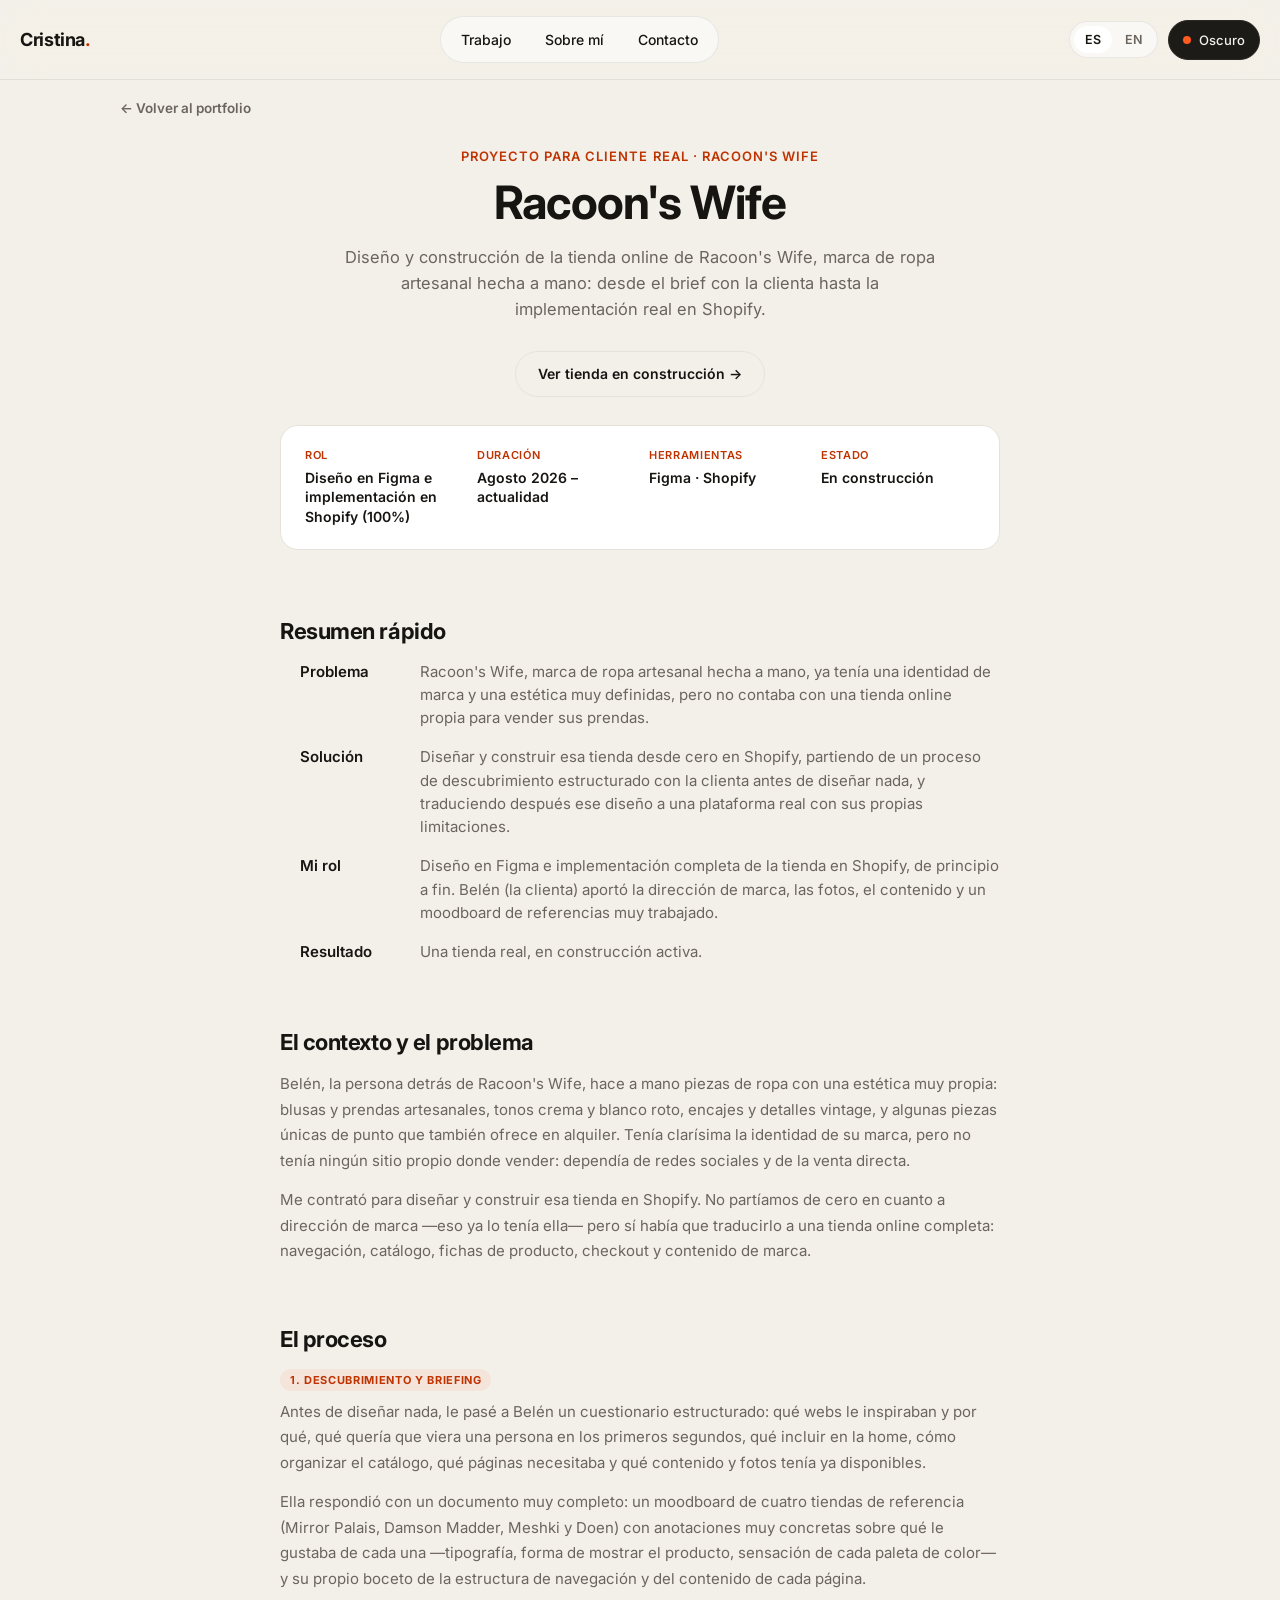
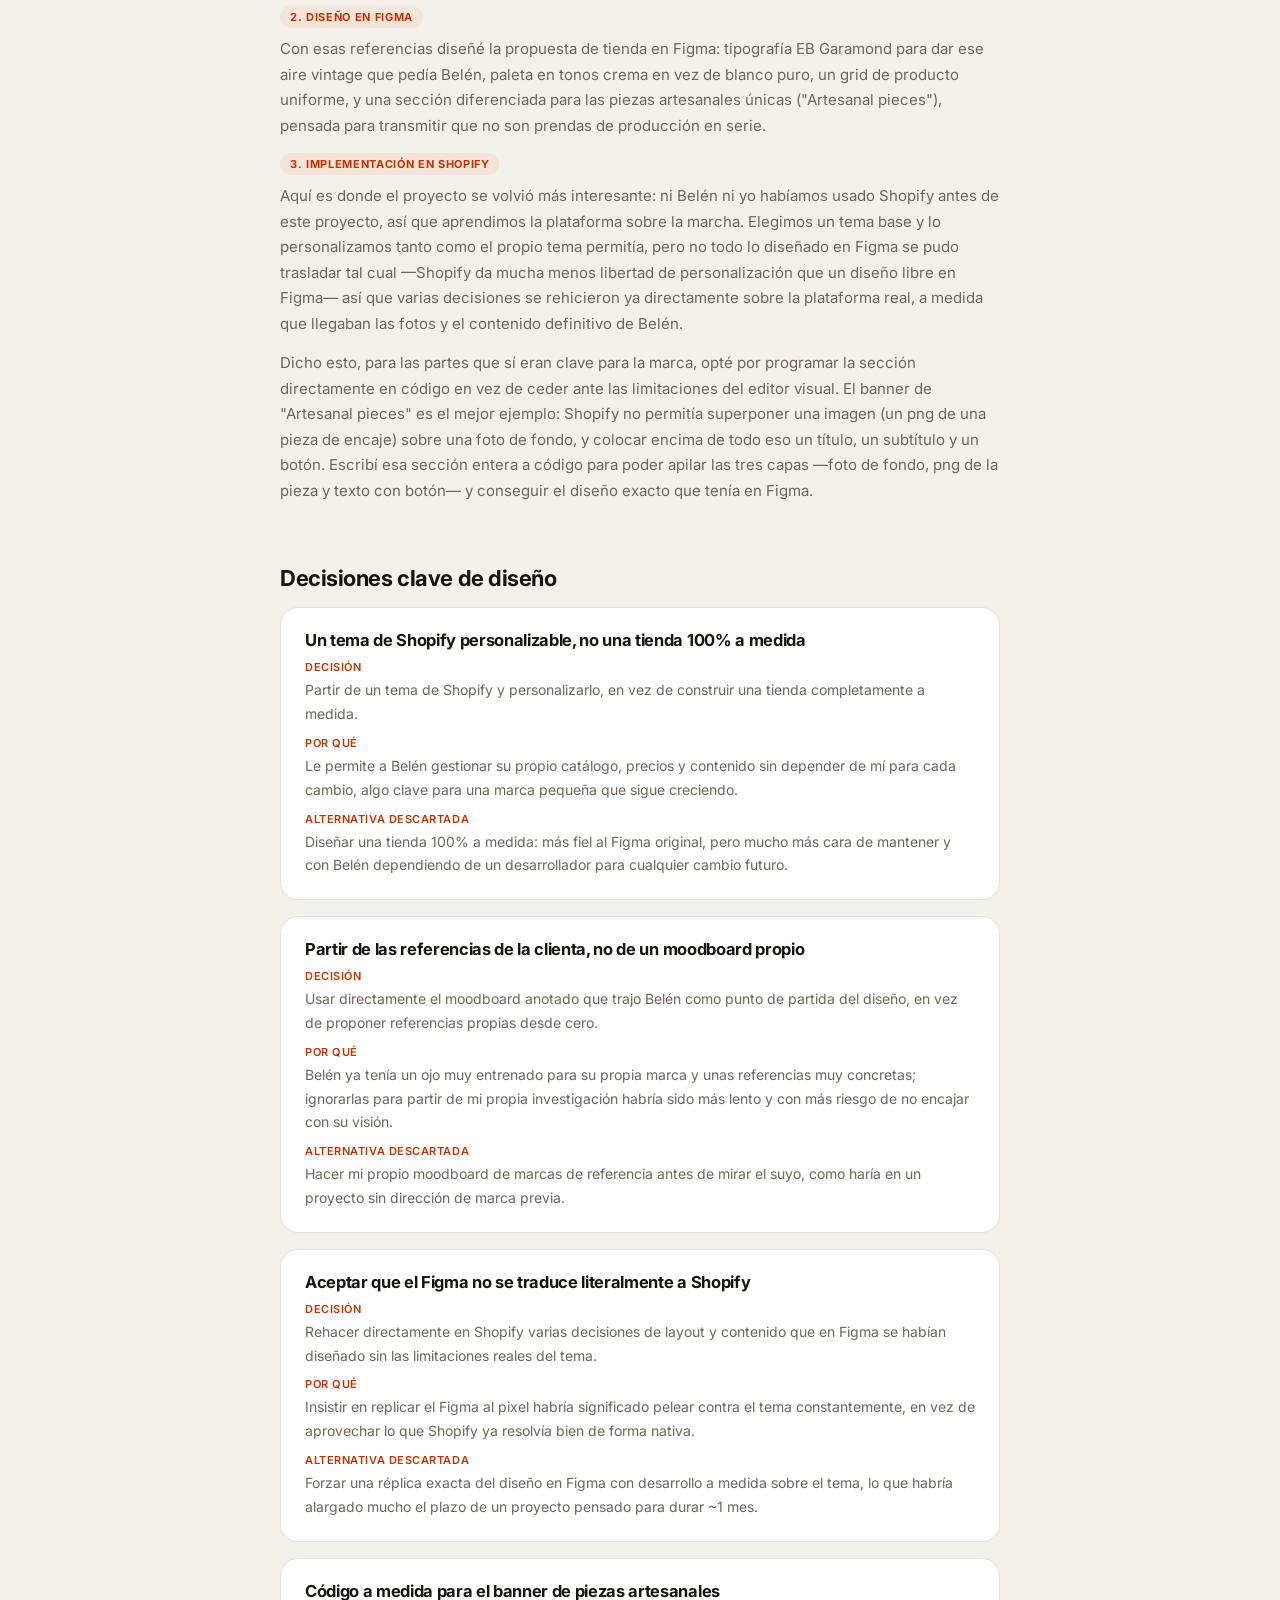
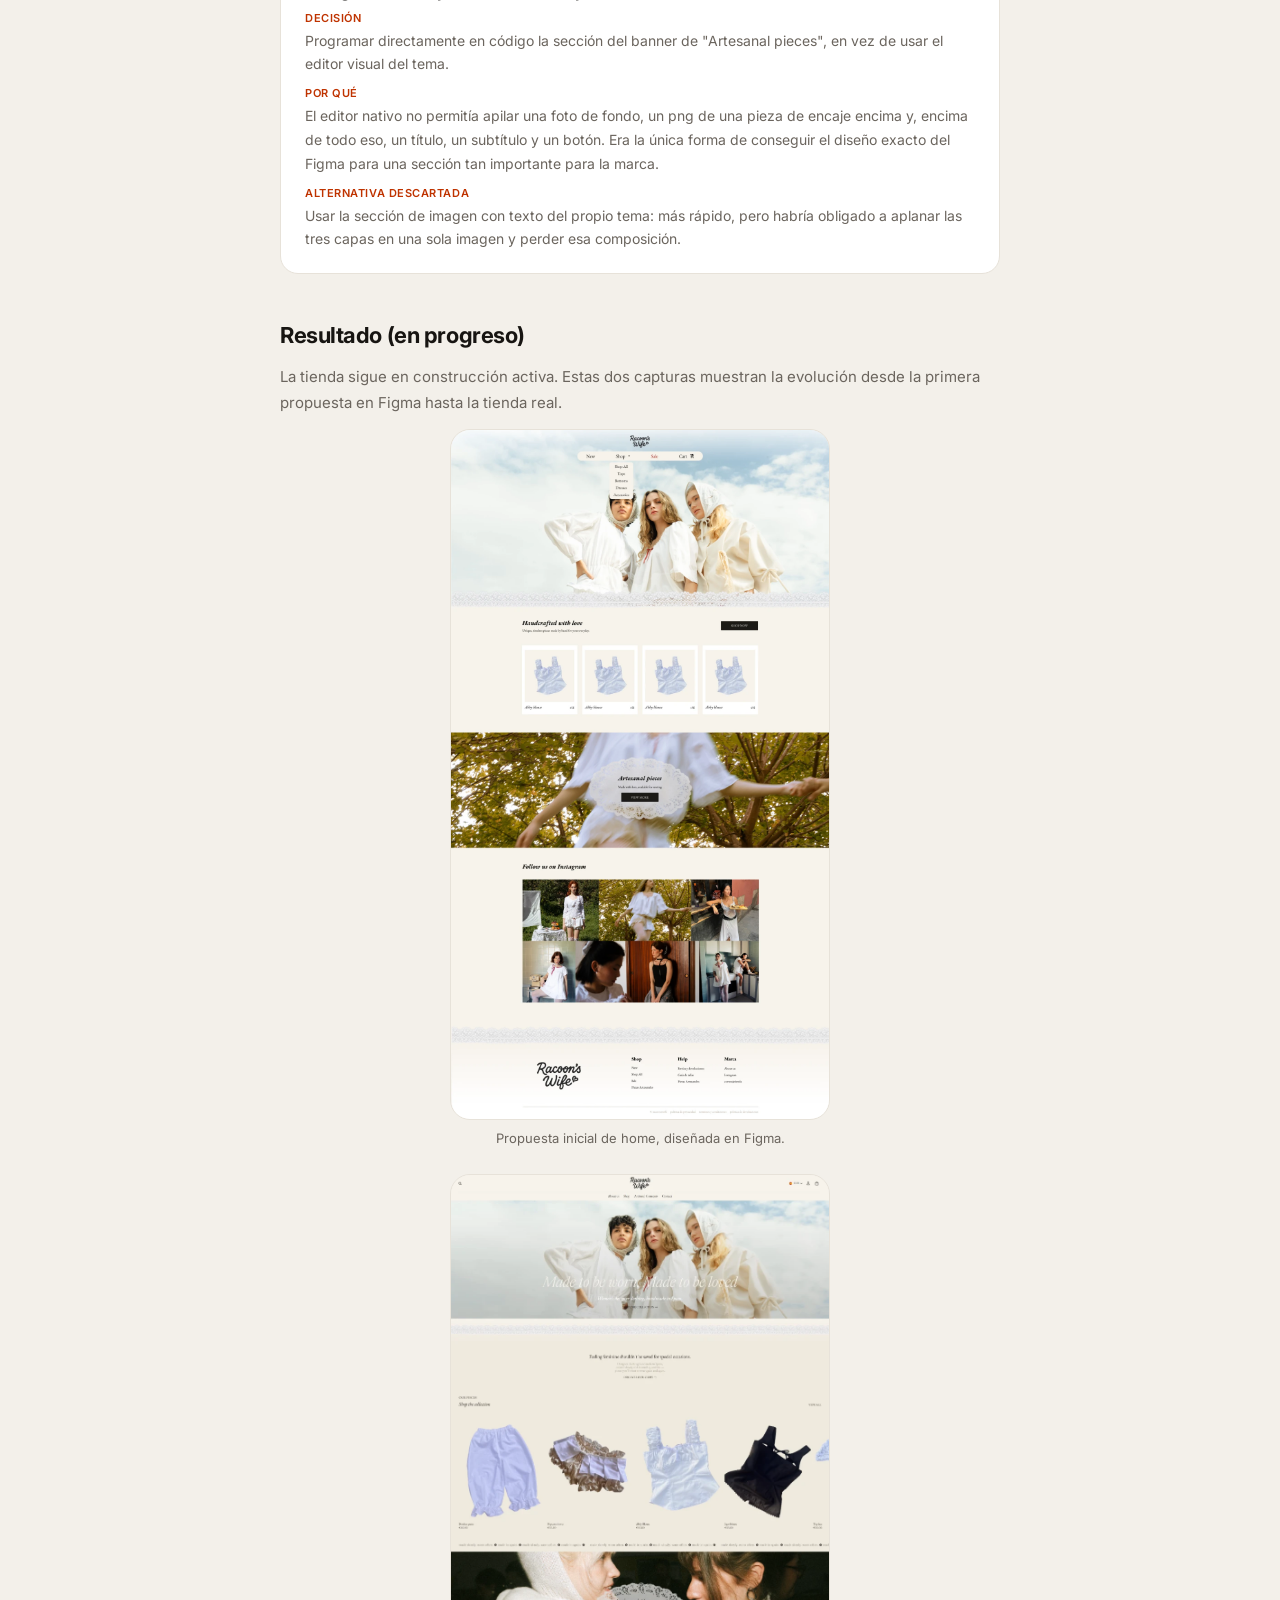
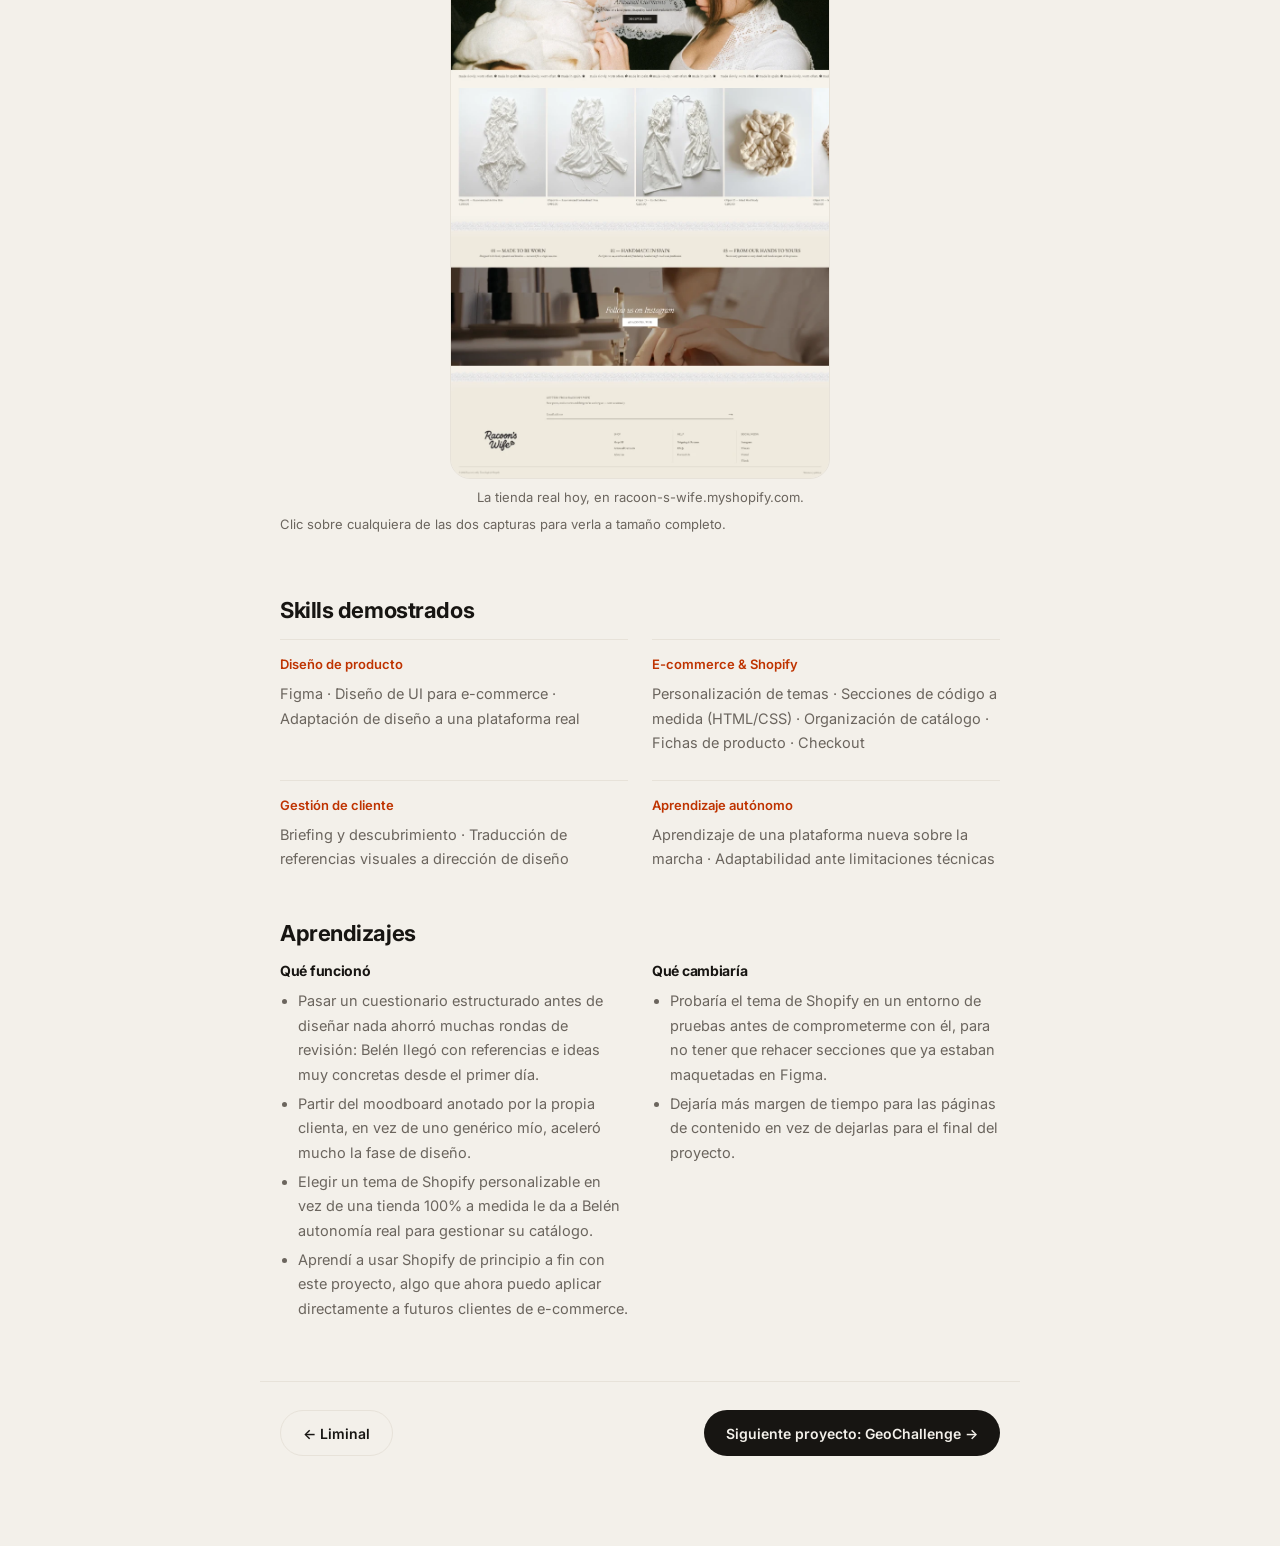
<file: proyectos/belen.html>
<!doctype html>
<html lang="es" data-theme="light">
<head>
<meta charset="utf-8">
<meta name="viewport" content="width=device-width, initial-scale=1">
<title>Racoon's Wife — Caso de estudio · Cristina Arias</title>
<meta name="description" content="Caso de estudio de la tienda Shopify de Racoon's Wife, marca de ropa artesanal hecha a mano, diseñada y construida por Cristina Arias.">
<link rel="icon" type="image/svg+xml" href="/favicon.svg">
<link rel="apple-touch-icon" sizes="180x180" href="/apple-touch-icon.png">
<link rel="icon" type="image/png" sizes="32x32" href="/favicon-32x32.png">
<link rel="icon" type="image/png" sizes="16x16" href="/favicon-16x16.png">
<link rel="manifest" href="/site.webmanifest">
<link rel="preconnect" href="https://fonts.googleapis.com">
<link href="https://fonts.googleapis.com/css2?family=Inter:wght@400;500;600;700;800&display=swap" rel="stylesheet">
<link rel="stylesheet" href="../css/style.css">
<link rel="stylesheet" href="../css/case-study.css">
</head>
<body>

<a class="skip-link" href="#main-content" data-i18n="common.skipLink">Saltar al contenido principal</a>
<nav class="nav">
  <a href="../index.html" class="logo">Cristina<span>.</span></a>
  <div class="nav-pill" id="navPill">
    <a href="../index.html#work" data-i18n="common.nav.work">Trabajo</a>
    <a href="../index.html#sobremi" data-i18n="common.nav.about">Sobre mí</a>
    <a href="../index.html#contacto" data-i18n="common.nav.contact">Contacto</a>
  </div>
  <div class="nav-actions">
    <div class="lang-switch" role="group" aria-label="Idioma / Language">
      <button class="lang-btn active" data-lang="es">ES</button>
      <button class="lang-btn" data-lang="en">EN</button>
    </div>
    <button class="theme-toggle" id="themeToggle" aria-label="Cambiar tema">
      <span class="theme-dot"></span>
      <span class="theme-label" id="themeLabel">Oscuro</span>
    </button>
    <button class="nav-toggle" id="navToggle" aria-label="Abrir menú" aria-expanded="false">
      <span></span><span></span><span></span>
    </button>
  </div>
</nav>

<a class="breadcrumb container" href="../index.html" data-i18n="common.backToPortfolio">← Volver al portfolio</a>

<header class="cs-hero" id="main-content" tabindex="-1">
  <div class="eyebrow" data-i18n="belen.eyebrow">Proyecto para cliente real · Racoon's Wife</div>
  <h1>Racoon's Wife</h1>
  <p class="lead" data-i18n="belen.lead">Diseño y construcción de la tienda online de Racoon's Wife, marca de ropa artesanal hecha a mano: desde el brief con la clienta hasta la implementación real en Shopify.</p>
  <div class="hero-ctas">
    <a href="https://racoon-s-wife.myshopify.com/" target="_blank" rel="noopener" class="btn btn-secondary" data-i18n="belen.ctaStore">Ver tienda en construcción →</a>
  </div>

  <div class="cs-meta-grid">
    <div>
      <div class="cs-meta-label" data-i18n="common.meta.role">Rol</div>
      <div class="cs-meta-value" data-i18n="belen.meta.role">Diseño en Figma e implementación en Shopify (100%)</div>
    </div>
    <div>
      <div class="cs-meta-label" data-i18n="common.meta.duration">Duración</div>
      <div class="cs-meta-value" data-i18n="belen.meta.duration">Agosto 2026 – actualidad</div>
    </div>
    <div>
      <div class="cs-meta-label" data-i18n="common.meta.tools">Herramientas</div>
      <div class="cs-meta-value">Figma · Shopify</div>
    </div>
    <div>
      <div class="cs-meta-label" data-i18n="common.meta.status">Estado</div>
      <div class="cs-meta-value" data-i18n="common.statusBuilding">En construcción</div>
    </div>
  </div>
</header>

<section class="cs-section">
  <h2 class="cs-section-title" data-i18n="common.sections.summary">Resumen rápido</h2>
  <ul class="cs-summary-list">
    <li><b data-i18n="common.summaryLabels.problem">Problema</b> <span data-i18n="belen.summary.problem">Racoon's Wife, marca de ropa artesanal hecha a mano, ya tenía una identidad de marca y una estética muy definidas, pero no contaba con una tienda online propia para vender sus prendas.</span></li>
    <li><b data-i18n="common.summaryLabels.solution">Solución</b> <span data-i18n="belen.summary.solution">Diseñar y construir esa tienda desde cero en Shopify, partiendo de un proceso de descubrimiento estructurado con la clienta antes de diseñar nada, y traduciendo después ese diseño a una plataforma real con sus propias limitaciones.</span></li>
    <li><b data-i18n="common.summaryLabels.role">Mi rol</b> <span data-i18n="belen.summary.role">Diseño en Figma e implementación completa de la tienda en Shopify, de principio a fin. Belén (la clienta) aportó la dirección de marca, las fotos, el contenido y un moodboard de referencias muy trabajado.</span></li>
    <li><b data-i18n="common.summaryLabels.result">Resultado</b> <span data-i18n="belen.summary.result">Una tienda real, en construcción activa.</span></li>
  </ul>
</section>

<section class="cs-section">
  <h2 class="cs-section-title" data-i18n="common.sections.context">El contexto y el problema</h2>
  <p data-i18n="belen.context.p1">Belén, la persona detrás de Racoon's Wife, hace a mano piezas de ropa con una estética muy propia: blusas y prendas artesanales, tonos crema y blanco roto, encajes y detalles vintage, y algunas piezas únicas de punto que también ofrece en alquiler. Tenía clarísima la identidad de su marca, pero no tenía ningún sitio propio donde vender: dependía de redes sociales y de la venta directa.</p>
  <p data-i18n="belen.context.p2">Me contrató para diseñar y construir esa tienda en Shopify. No partíamos de cero en cuanto a dirección de marca —eso ya lo tenía ella— pero sí había que traducirlo a una tienda online completa: navegación, catálogo, fichas de producto, checkout y contenido de marca.</p>
</section>

<section class="cs-section">
  <h2 class="cs-section-title" data-i18n="common.sections.process">El proceso</h2>

  <span class="cs-phase-label" data-i18n="belen.process.phase1">1. Descubrimiento y briefing</span>
  <p data-i18n="belen.process.p1">Antes de diseñar nada, le pasé a Belén un cuestionario estructurado: qué webs le inspiraban y por qué, qué quería que viera una persona en los primeros segundos, qué incluir en la home, cómo organizar el catálogo, qué páginas necesitaba y qué contenido y fotos tenía ya disponibles.</p>
  <p data-i18n="belen.process.p2">Ella respondió con un documento muy completo: un moodboard de cuatro tiendas de referencia (Mirror Palais, Damson Madder, Meshki y Doen) con anotaciones muy concretas sobre qué le gustaba de cada una —tipografía, forma de mostrar el producto, sensación de cada paleta de color— y su propio boceto de la estructura de navegación y del contenido de cada página.</p>

  <span class="cs-phase-label" data-i18n="belen.process.phase2">2. Diseño en Figma</span>
  <p data-i18n="belen.process.p3">Con esas referencias diseñé la propuesta de tienda en Figma: tipografía EB Garamond para dar ese aire vintage que pedía Belén, paleta en tonos crema en vez de blanco puro, un grid de producto uniforme, y una sección diferenciada para las piezas artesanales únicas ("Artesanal pieces"), pensada para transmitir que no son prendas de producción en serie.</p>

  <span class="cs-phase-label" data-i18n="belen.process.phase3">3. Implementación en Shopify</span>
  <p data-i18n="belen.process.p4">Aquí es donde el proyecto se volvió más interesante: ni Belén ni yo habíamos usado Shopify antes de este proyecto, así que aprendimos la plataforma sobre la marcha. Elegimos un tema base y lo personalizamos tanto como el propio tema permitía, pero no todo lo diseñado en Figma se pudo trasladar tal cual —Shopify da mucha menos libertad de personalización que un diseño libre en Figma— así que varias decisiones se rehicieron ya directamente sobre la plataforma real, a medida que llegaban las fotos y el contenido definitivo de Belén.</p>
  <p data-i18n-html="belen.process.p5">Dicho esto, para las partes que sí eran clave para la marca, opté por programar la sección directamente en código en vez de ceder ante las limitaciones del editor visual. El banner de "Artesanal pieces" es el mejor ejemplo: Shopify no permitía superponer una imagen (un png de una pieza de encaje) sobre una foto de fondo, y colocar encima de todo eso un título, un subtítulo y un botón. Escribí esa sección entera a código para poder apilar las tres capas —foto de fondo, png de la pieza y texto con botón— y conseguir el diseño exacto que tenía en Figma.</p>
</section>

<section class="cs-section">
  <h2 class="cs-section-title" data-i18n="common.sections.decisions">Decisiones clave de diseño</h2>
  <div class="cs-decision-grid">
    <div class="cs-decision-card">
      <h3 data-i18n="belen.decisions.d1.title">Un tema de Shopify personalizable, no una tienda 100% a medida</h3>
      <div class="cs-decision-row">
        <span class="cs-decision-label" data-i18n="common.decision.decision">Decisión</span>
        <p data-i18n="belen.decisions.d1.decision">Partir de un tema de Shopify y personalizarlo, en vez de construir una tienda completamente a medida.</p>
      </div>
      <div class="cs-decision-row">
        <span class="cs-decision-label" data-i18n="common.decision.why">Por qué</span>
        <p data-i18n="belen.decisions.d1.why">Le permite a Belén gestionar su propio catálogo, precios y contenido sin depender de mí para cada cambio, algo clave para una marca pequeña que sigue creciendo.</p>
      </div>
      <div class="cs-decision-row">
        <span class="cs-decision-label" data-i18n="common.decision.alt">Alternativa descartada</span>
        <p data-i18n="belen.decisions.d1.alt">Diseñar una tienda 100% a medida: más fiel al Figma original, pero mucho más cara de mantener y con Belén dependiendo de un desarrollador para cualquier cambio futuro.</p>
      </div>
    </div>

    <div class="cs-decision-card">
      <h3 data-i18n="belen.decisions.d2.title">Partir de las referencias de la clienta, no de un moodboard propio</h3>
      <div class="cs-decision-row">
        <span class="cs-decision-label" data-i18n="common.decision.decision">Decisión</span>
        <p data-i18n="belen.decisions.d2.decision">Usar directamente el moodboard anotado que trajo Belén como punto de partida del diseño, en vez de proponer referencias propias desde cero.</p>
      </div>
      <div class="cs-decision-row">
        <span class="cs-decision-label" data-i18n="common.decision.why">Por qué</span>
        <p data-i18n="belen.decisions.d2.why">Belén ya tenía un ojo muy entrenado para su propia marca y unas referencias muy concretas; ignorarlas para partir de mi propia investigación habría sido más lento y con más riesgo de no encajar con su visión.</p>
      </div>
      <div class="cs-decision-row">
        <span class="cs-decision-label" data-i18n="common.decision.alt">Alternativa descartada</span>
        <p data-i18n="belen.decisions.d2.alt">Hacer mi propio moodboard de marcas de referencia antes de mirar el suyo, como haría en un proyecto sin dirección de marca previa.</p>
      </div>
    </div>

    <div class="cs-decision-card">
      <h3 data-i18n="belen.decisions.d3.title">Aceptar que el Figma no se traduce literalmente a Shopify</h3>
      <div class="cs-decision-row">
        <span class="cs-decision-label" data-i18n="common.decision.decision">Decisión</span>
        <p data-i18n="belen.decisions.d3.decision">Rehacer directamente en Shopify varias decisiones de layout y contenido que en Figma se habían diseñado sin las limitaciones reales del tema.</p>
      </div>
      <div class="cs-decision-row">
        <span class="cs-decision-label" data-i18n="common.decision.why">Por qué</span>
        <p data-i18n="belen.decisions.d3.why">Insistir en replicar el Figma al pixel habría significado pelear contra el tema constantemente, en vez de aprovechar lo que Shopify ya resolvía bien de forma nativa.</p>
      </div>
      <div class="cs-decision-row">
        <span class="cs-decision-label" data-i18n="common.decision.alt">Alternativa descartada</span>
        <p data-i18n="belen.decisions.d3.alt">Forzar una réplica exacta del diseño en Figma con desarrollo a medida sobre el tema, lo que habría alargado mucho el plazo de un proyecto pensado para durar ~1 mes.</p>
      </div>
    </div>

    <div class="cs-decision-card">
      <h3 data-i18n="belen.decisions.d4.title">Código a medida para el banner de piezas artesanales</h3>
      <div class="cs-decision-row">
        <span class="cs-decision-label" data-i18n="common.decision.decision">Decisión</span>
        <p data-i18n-html="belen.decisions.d4.decision">Programar directamente en código la sección del banner de "Artesanal pieces", en vez de usar el editor visual del tema.</p>
      </div>
      <div class="cs-decision-row">
        <span class="cs-decision-label" data-i18n="common.decision.why">Por qué</span>
        <p data-i18n="belen.decisions.d4.why">El editor nativo no permitía apilar una foto de fondo, un png de una pieza de encaje encima y, encima de todo eso, un título, un subtítulo y un botón. Era la única forma de conseguir el diseño exacto del Figma para una sección tan importante para la marca.</p>
      </div>
      <div class="cs-decision-row">
        <span class="cs-decision-label" data-i18n="common.decision.alt">Alternativa descartada</span>
        <p data-i18n="belen.decisions.d4.alt">Usar la sección de imagen con texto del propio tema: más rápido, pero habría obligado a aplanar las tres capas en una sola imagen y perder esa composición.</p>
      </div>
    </div>
  </div>
</section>

<section class="cs-section">
  <h2 class="cs-section-title" data-i18n="common.sections.resultProgress">Resultado (en progreso)</h2>
  <p data-i18n="belen.resultIntro">La tienda sigue en construcción activa. Estas dos capturas muestran la evolución desde la primera propuesta en Figma hasta la tienda real.</p>
  <figure class="cs-figure">
    <img class="cs-shot cs-tall-shot" src="../assets/projects/belen/figma-home.webp" alt="Propuesta inicial de home de Racoon's Wife diseñada en Figma">
    <figcaption data-i18n="belen.figmaCaption">Propuesta inicial de home, diseñada en Figma.</figcaption>
  </figure>
  <figure class="cs-figure" style="margin-top:28px;">
    <img class="cs-shot cs-tall-shot" src="../assets/projects/belen/live-home.webp" alt="Home real de la tienda de Racoon's Wife, construida en Shopify">
    <figcaption data-i18n-html="belen.liveCaption">La tienda real hoy, en <a href="https://racoon-s-wife.myshopify.com/" target="_blank" rel="noopener">racoon-s-wife.myshopify.com</a>.</figcaption>
  </figure>
  <p style="margin-top:8px; font-size:13px;" data-i18n="belen.shotsHint">Clic sobre cualquiera de las dos capturas para verla a tamaño completo.</p>
</section>

<section class="cs-section">
  <h2 class="cs-section-title" data-i18n="belen.skillsTitle">Skills demostrados</h2>
  <div class="skills">
    <div class="skill-group">
      <div class="skill-title" data-i18n="belen.skills.g1title">Diseño de producto</div>
      <div class="skill-items" data-i18n="belen.skills.g1">Figma · Diseño de UI para e-commerce · Adaptación de diseño a una plataforma real</div>
    </div>
    <div class="skill-group">
      <div class="skill-title">E-commerce &amp; Shopify</div>
      <div class="skill-items" data-i18n="belen.skills.g2">Personalización de temas · Secciones de código a medida (HTML/CSS) · Organización de catálogo · Fichas de producto · Checkout</div>
    </div>
    <div class="skill-group">
      <div class="skill-title" data-i18n="belen.skills.g3title">Gestión de cliente</div>
      <div class="skill-items" data-i18n="belen.skills.g3">Briefing y descubrimiento · Traducción de referencias visuales a dirección de diseño</div>
    </div>
    <div class="skill-group">
      <div class="skill-title" data-i18n="belen.skills.g4title">Aprendizaje autónomo</div>
      <div class="skill-items" data-i18n="belen.skills.g4">Aprendizaje de una plataforma nueva sobre la marcha · Adaptabilidad ante limitaciones técnicas</div>
    </div>
  </div>
</section>

<section class="cs-section">
  <h2 class="cs-section-title" data-i18n="common.sections.learnings">Aprendizajes</h2>
  <div class="cs-learnings">
    <div class="cs-learnings-col">
      <h3 data-i18n="common.learnings.worked">Qué funcionó</h3>
      <ul data-i18n-html="belen.learnings.workedList">
        <li>Pasar un cuestionario estructurado antes de diseñar nada ahorró muchas rondas de revisión: Belén llegó con referencias e ideas muy concretas desde el primer día.</li>
        <li>Partir del moodboard anotado por la propia clienta, en vez de uno genérico mío, aceleró mucho la fase de diseño.</li>
        <li>Elegir un tema de Shopify personalizable en vez de una tienda 100% a medida le da a Belén autonomía real para gestionar su catálogo.</li>
        <li>Aprendí a usar Shopify de principio a fin con este proyecto, algo que ahora puedo aplicar directamente a futuros clientes de e-commerce.</li>
      </ul>
    </div>
    <div class="cs-learnings-col">
      <h3 data-i18n="common.learnings.change">Qué cambiaría</h3>
      <ul data-i18n-html="belen.learnings.changeList">
        <li>Probaría el tema de Shopify en un entorno de pruebas antes de comprometerme con él, para no tener que rehacer secciones que ya estaban maquetadas en Figma.</li>
        <li>Dejaría más margen de tiempo para las páginas de contenido en vez de dejarlas para el final del proyecto.</li>
      </ul>
    </div>
  </div>
</section>

<div class="cs-next">
  <a href="liminal.html" class="btn btn-secondary">← Liminal</a>
  <a href="geochallenge.html" class="btn btn-primary"><span data-i18n="common.nextProject">Siguiente proyecto</span>: GeoChallenge →</a>
</div>

<script src="../js/i18n.js"></script>
<script src="../js/main.js"></script>

</body>
</html>
</file>
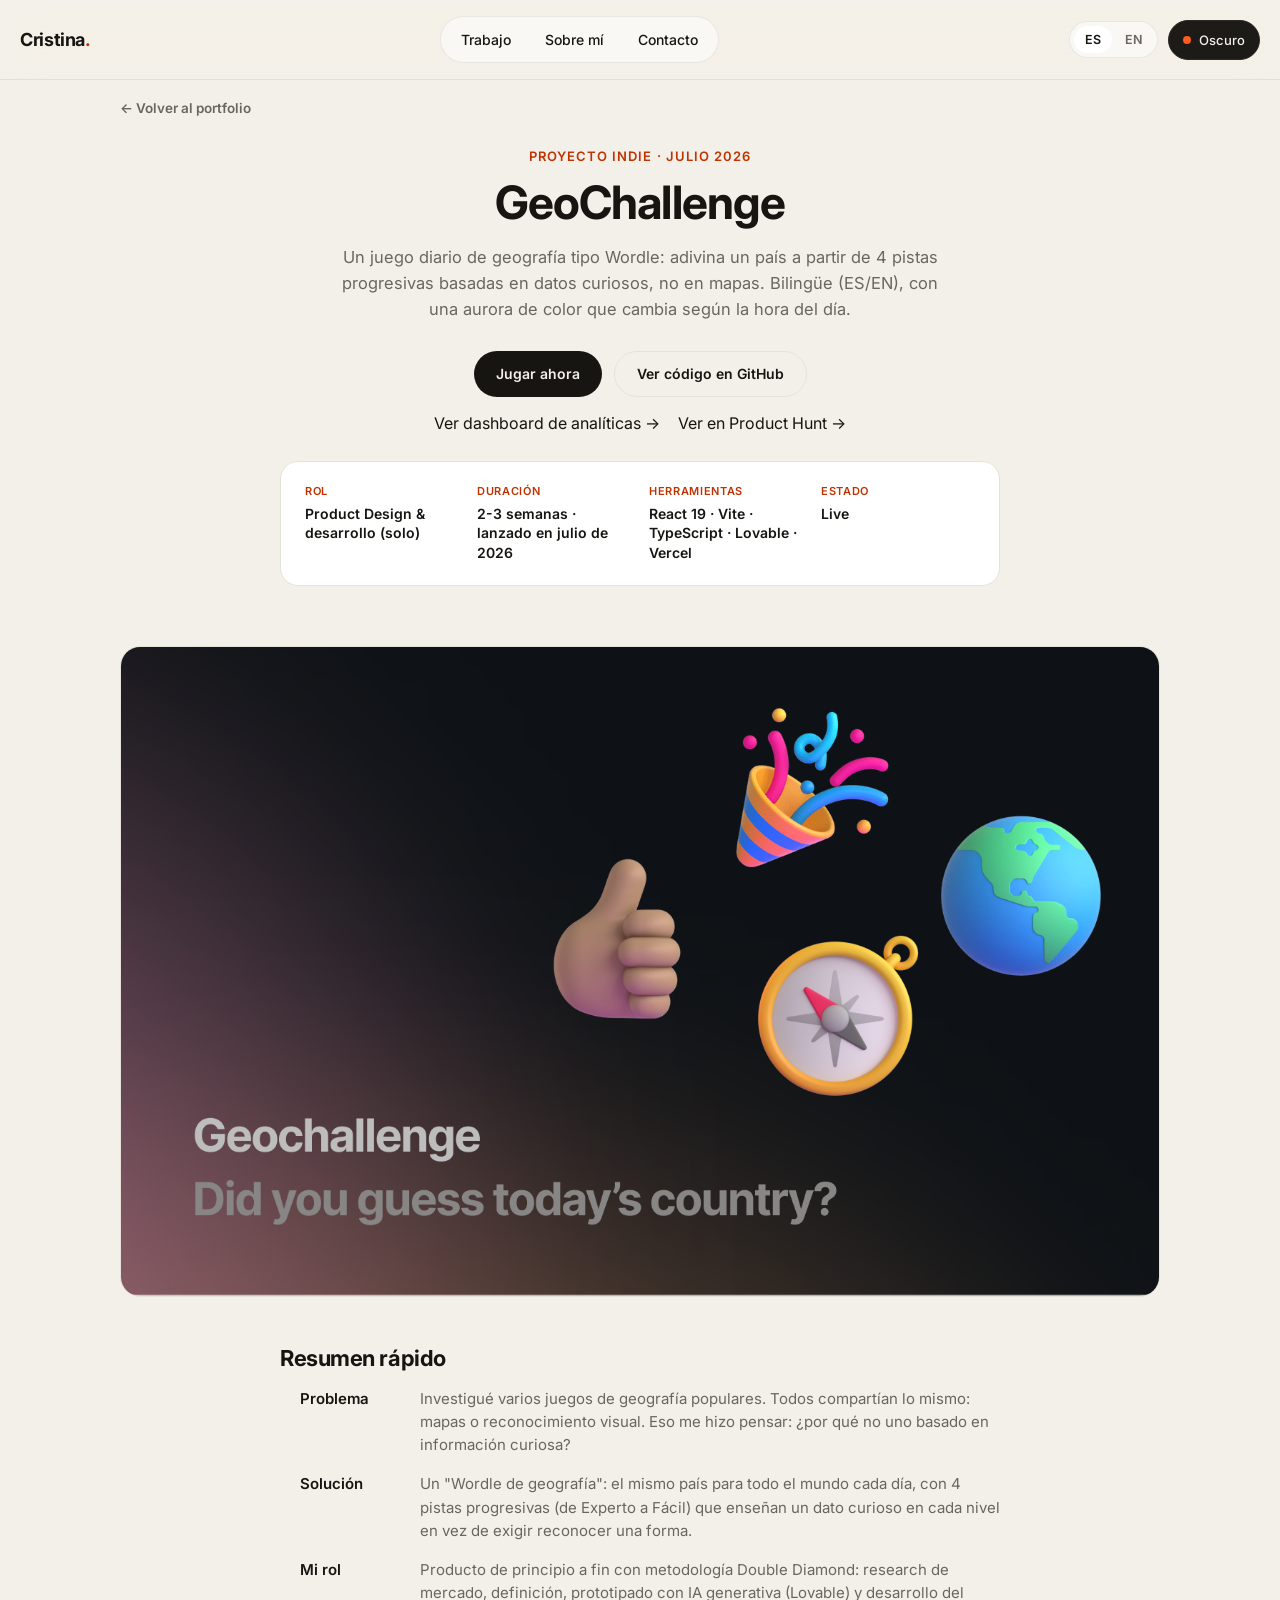
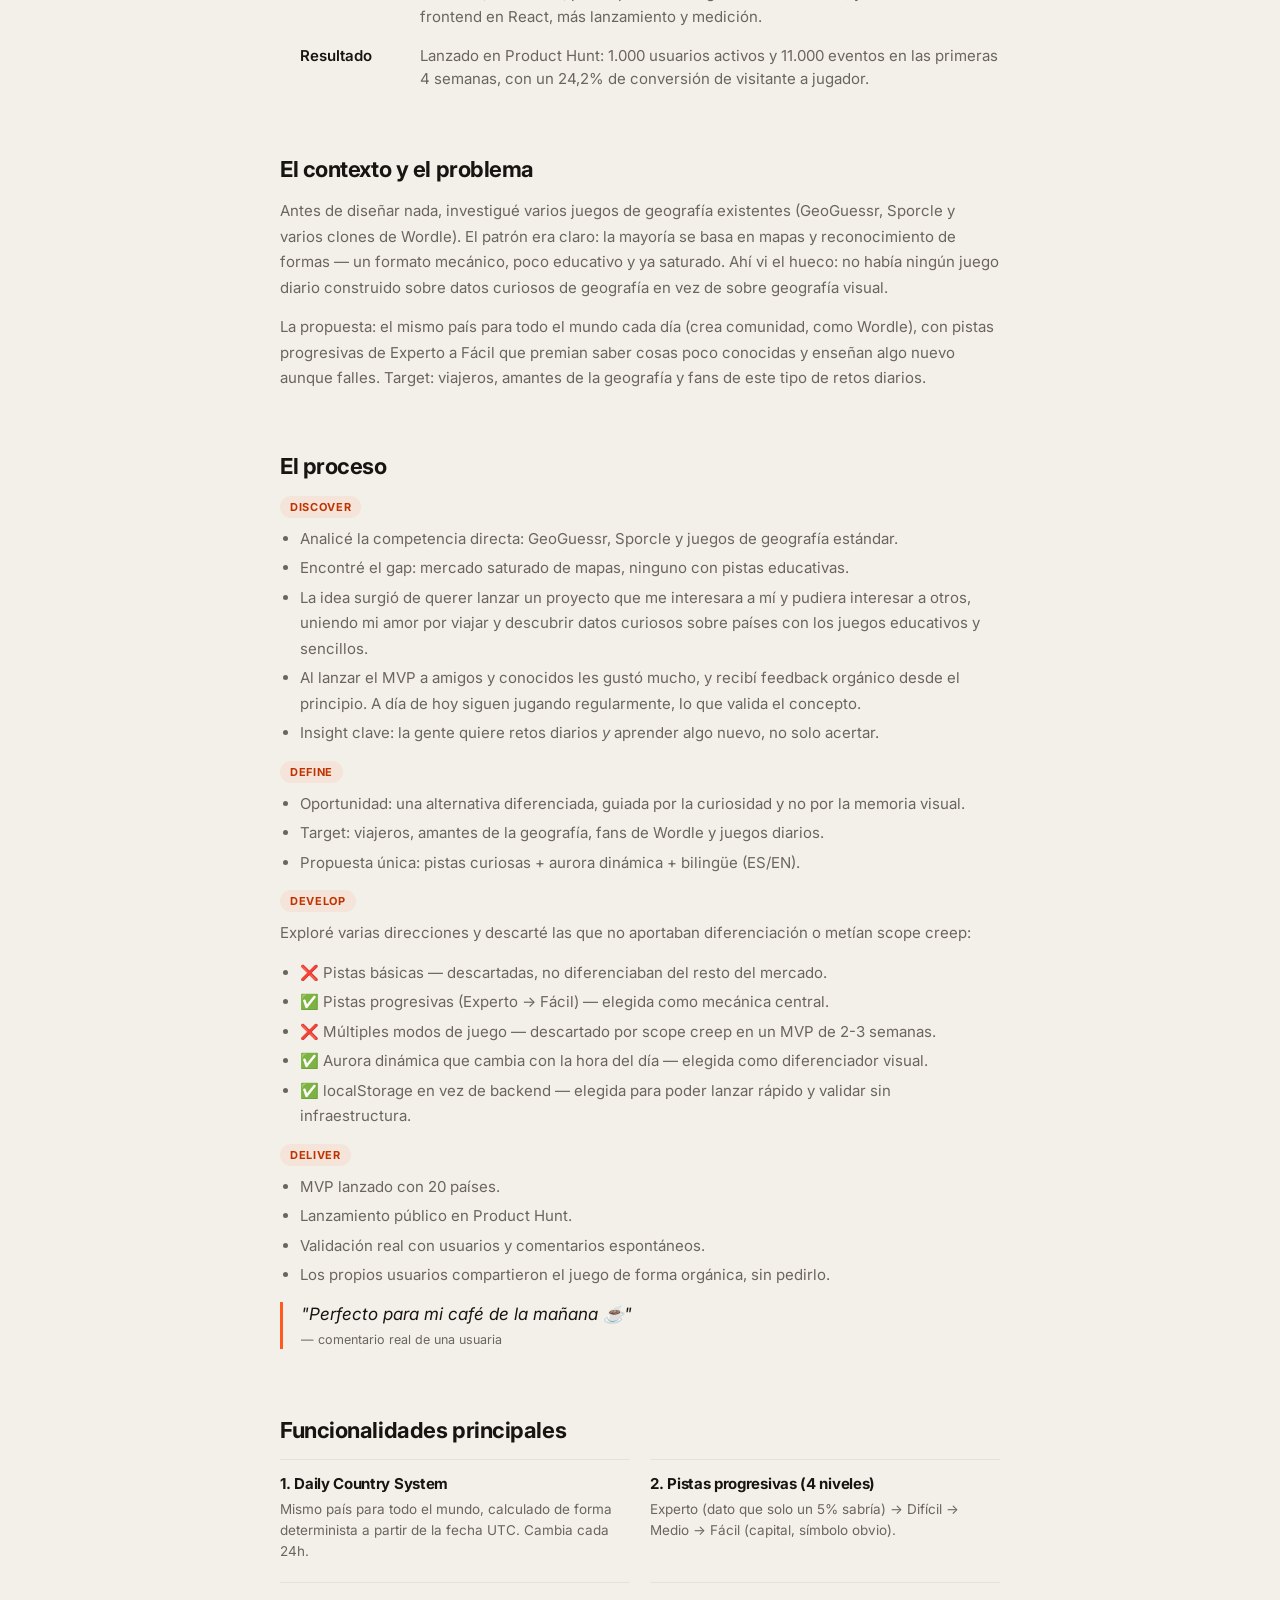
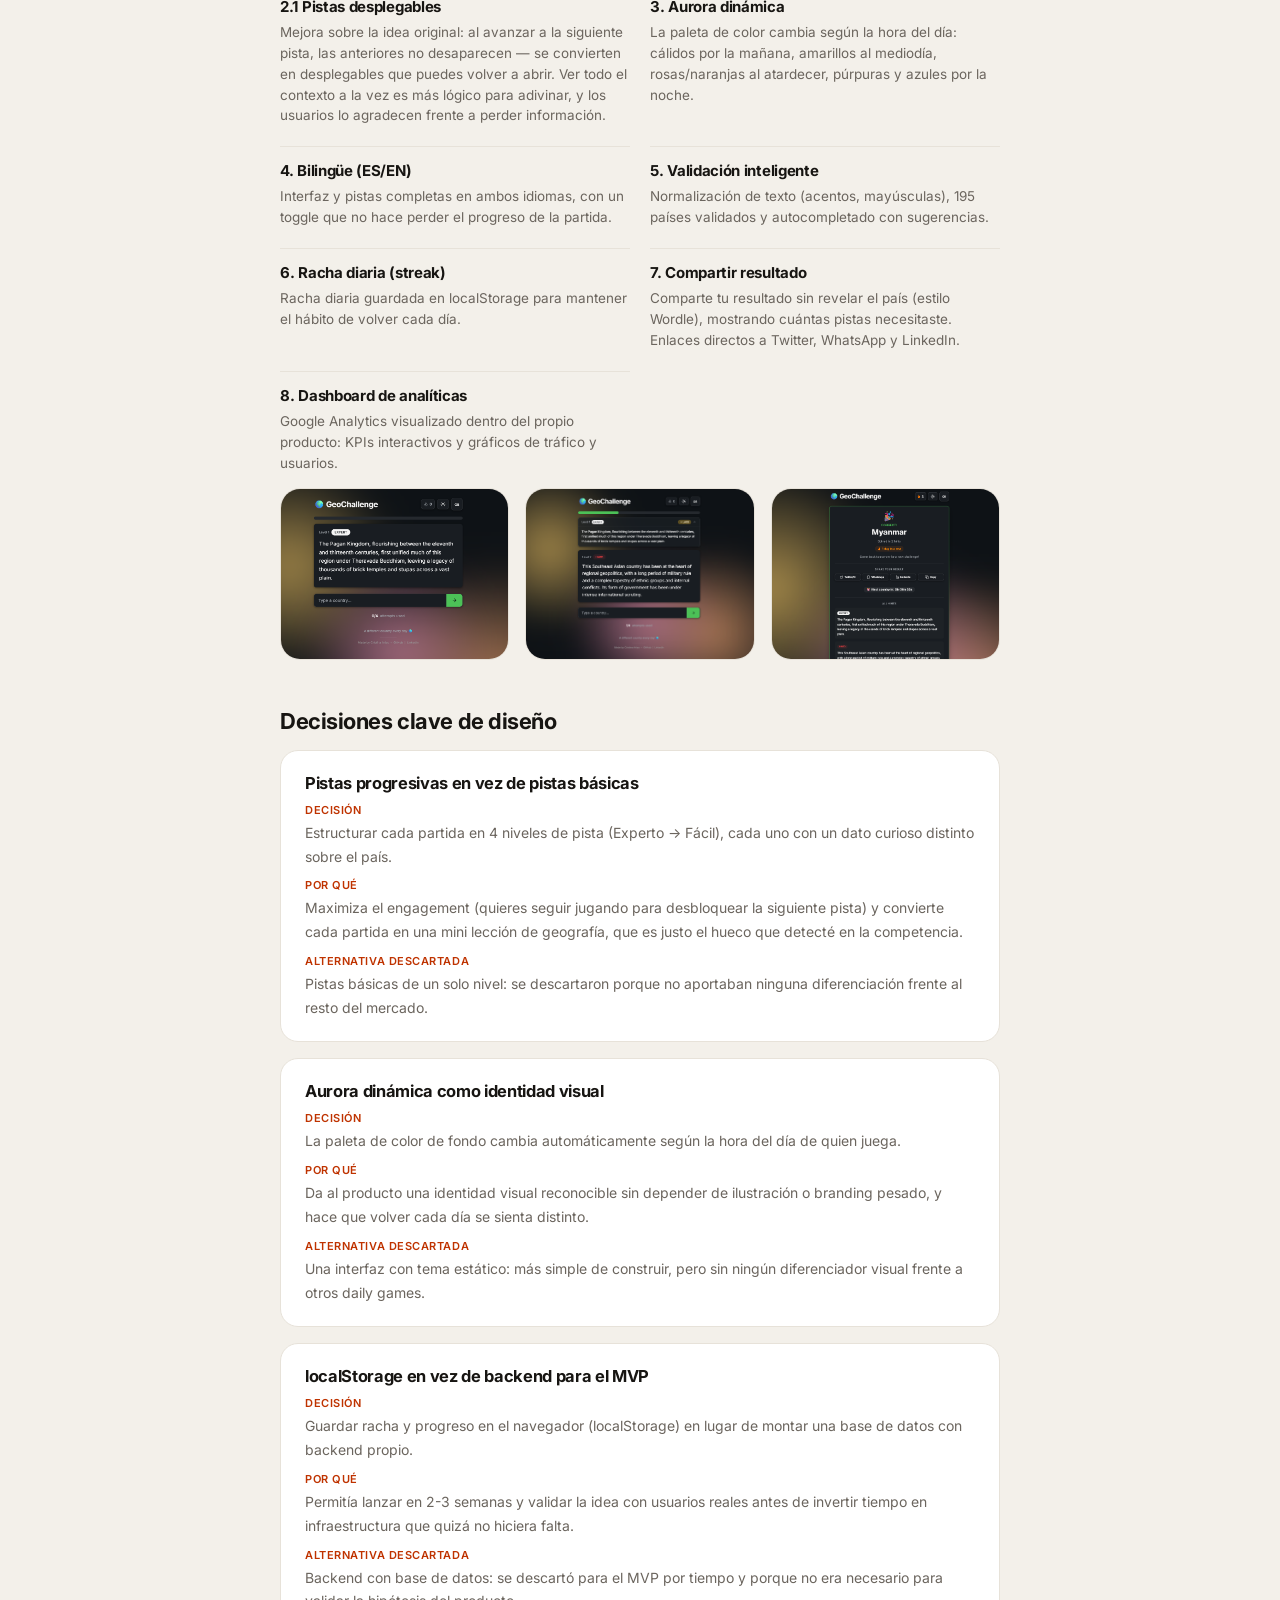
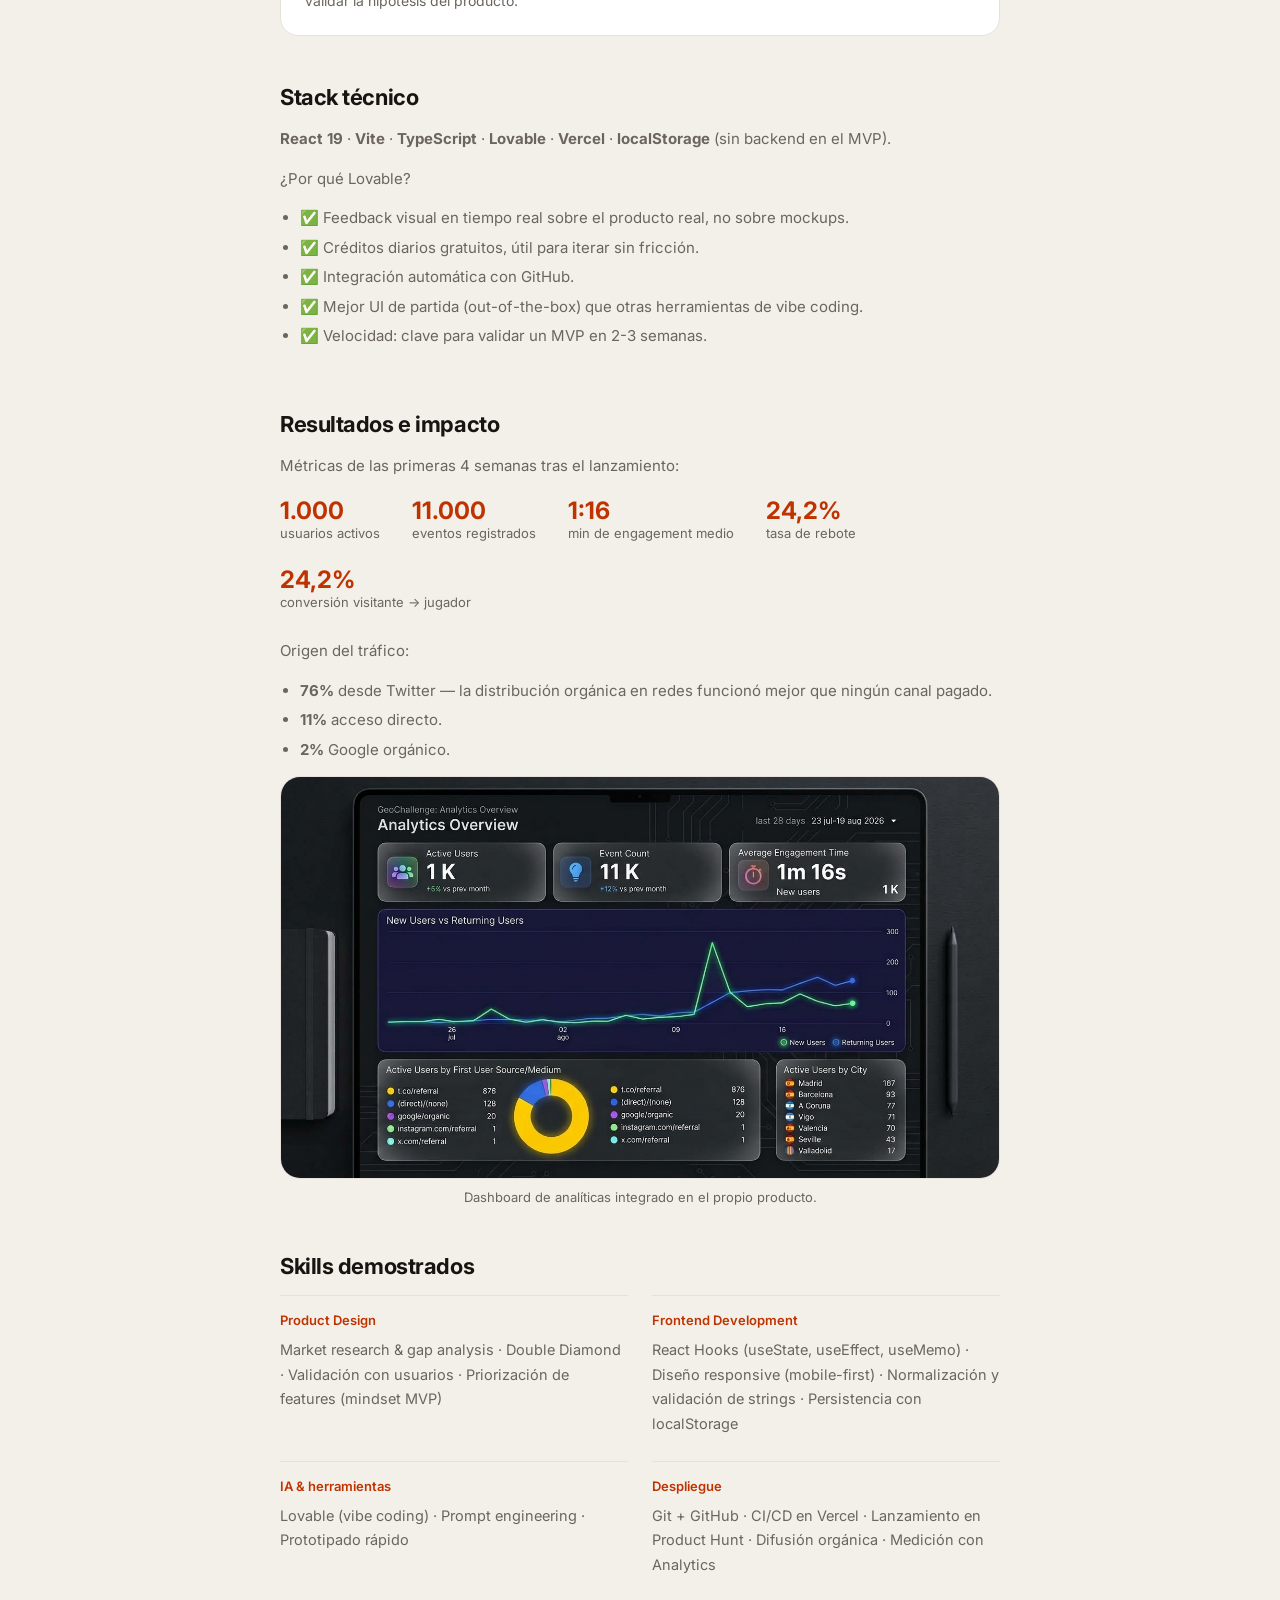
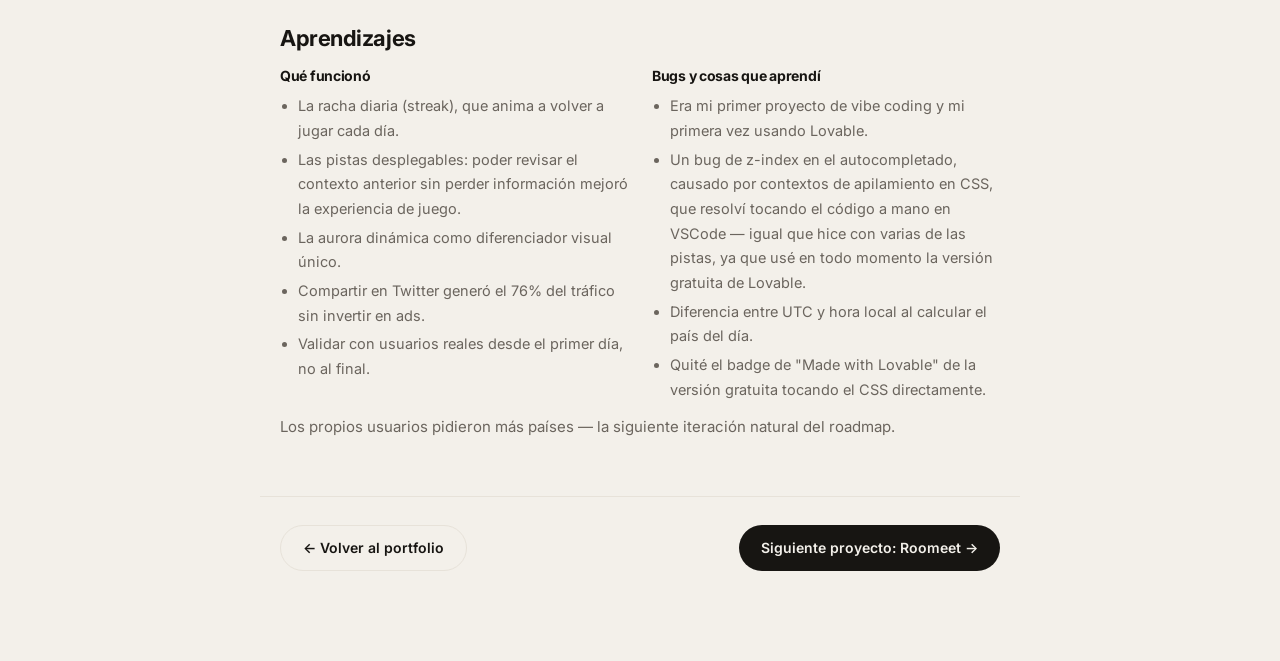
<file: proyectos/geochallenge.html>
<!--
  CÓMO AÑADIR LAS FOTOS
  Sustituye cada bloque con clase "cs-placeholder" por una imagen real:
  <img src="../assets/projects/geochallenge/nombre.jpg" alt="Descripción de la captura">
  Los textos de este caso de estudio son reales (vienen de tu brief), no hace falta tocarlos salvo que quieras afinar algo.
-->
<!doctype html>
<html lang="es" data-theme="light">
<head>
<meta charset="utf-8">
<meta name="viewport" content="width=device-width, initial-scale=1">
<title>GeoChallenge — Caso de estudio · Cristina Arias</title>
<meta name="description" content="Caso de estudio de GeoChallenge, juego diario de geografía creado por Cristina Arias con metodología Double Diamond y IA generativa.">
<link rel="icon" type="image/svg+xml" href="/favicon.svg">
<link rel="apple-touch-icon" sizes="180x180" href="/apple-touch-icon.png">
<link rel="icon" type="image/png" sizes="32x32" href="/favicon-32x32.png">
<link rel="icon" type="image/png" sizes="16x16" href="/favicon-16x16.png">
<link rel="manifest" href="/site.webmanifest">
<link rel="preconnect" href="https://fonts.googleapis.com">
<link href="https://fonts.googleapis.com/css2?family=Inter:wght@400;500;600;700;800&display=swap" rel="stylesheet">
<link rel="stylesheet" href="../css/style.css">
<link rel="stylesheet" href="../css/case-study.css">
</head>
<body>

<a class="skip-link" href="#main-content" data-i18n="common.skipLink">Saltar al contenido principal</a>
<nav class="nav">
  <a href="../index.html" class="logo">Cristina<span>.</span></a>
  <div class="nav-pill" id="navPill">
    <a href="../index.html#work" data-i18n="common.nav.work">Trabajo</a>
    <a href="../index.html#sobremi" data-i18n="common.nav.about">Sobre mí</a>
    <a href="../index.html#contacto" data-i18n="common.nav.contact">Contacto</a>
  </div>
  <div class="nav-actions">
    <div class="lang-switch" role="group" aria-label="Idioma / Language">
      <button class="lang-btn active" data-lang="es">ES</button>
      <button class="lang-btn" data-lang="en">EN</button>
    </div>
    <button class="theme-toggle" id="themeToggle" aria-label="Cambiar tema">
      <span class="theme-dot"></span>
      <span class="theme-label" id="themeLabel">Oscuro</span>
    </button>
    <button class="nav-toggle" id="navToggle" aria-label="Abrir menú" aria-expanded="false">
      <span></span><span></span><span></span>
    </button>
  </div>
</nav>

<a class="breadcrumb container" href="../index.html" data-i18n="common.backToPortfolio">← Volver al portfolio</a>

<header class="cs-hero" id="main-content" tabindex="-1">
  <div class="eyebrow" data-i18n="geochallenge.eyebrow">Proyecto indie · Julio 2026</div>
  <h1>GeoChallenge</h1>
  <p class="lead" data-i18n="geochallenge.lead">Un juego diario de geografía tipo Wordle: adivina un país a partir de 4 pistas progresivas basadas en datos curiosos, no en mapas. Bilingüe (ES/EN), con una aurora de color que cambia según la hora del día.</p>
  <div class="hero-ctas">
    <a href="https://geochallengedaily.lovable.app" target="_blank" rel="noopener" class="btn btn-primary" data-i18n="geochallenge.ctaPlay">Jugar ahora</a>
    <a href="https://github.com/CristinaAriasP/geochallengedaily" target="_blank" rel="noopener" class="btn btn-secondary" data-i18n="geochallenge.ctaCode">Ver código en GitHub</a>
  </div>
  <div style="margin-top:16px; display:flex; gap:18px; flex-wrap:wrap; justify-content:center;">
    <a class="link" href="https://geochallengedaily.lovable.app/analytics" target="_blank" rel="noopener" data-i18n="geochallenge.ctaAnalytics">Ver dashboard de analíticas →</a>
    <a class="link" href="https://www.producthunt.com/products/geochallenge" target="_blank" rel="noopener" data-i18n="geochallenge.ctaProductHunt">Ver en Product Hunt →</a>
  </div>

  <div class="cs-meta-grid">
    <div>
      <div class="cs-meta-label" data-i18n="common.meta.role">Rol</div>
      <div class="cs-meta-value" data-i18n="geochallenge.meta.role">Product Design &amp; desarrollo (solo)</div>
    </div>
    <div>
      <div class="cs-meta-label" data-i18n="common.meta.duration">Duración</div>
      <div class="cs-meta-value" data-i18n="geochallenge.meta.duration">2-3 semanas · lanzado en julio de 2026</div>
    </div>
    <div>
      <div class="cs-meta-label" data-i18n="common.meta.tools">Herramientas</div>
      <div class="cs-meta-value">React 19 · Vite · TypeScript · Lovable · Vercel</div>
    </div>
    <div>
      <div class="cs-meta-label" data-i18n="common.meta.status">Estado</div>
      <div class="cs-meta-value" data-i18n="common.statusLive">Live</div>
    </div>
  </div>
</header>

<div class="cs-cover">
  <img src="../assets/projects/geochallenge/cover.png" alt="Imagen de portada de GeoChallenge: '¿Adivinaste el país de hoy?'">
</div>

<section class="cs-section">
  <h2 class="cs-section-title" data-i18n="common.sections.summary">Resumen rápido</h2>
  <ul class="cs-summary-list">
    <li><b data-i18n="common.summaryLabels.problem">Problema</b> <span data-i18n="geochallenge.summary.problem">Investigué varios juegos de geografía populares. Todos compartían lo mismo: mapas o reconocimiento visual. Eso me hizo pensar: ¿por qué no uno basado en información curiosa?</span></li>
    <li><b data-i18n="common.summaryLabels.solution">Solución</b> <span data-i18n="geochallenge.summary.solution">Un "Wordle de geografía": el mismo país para todo el mundo cada día, con 4 pistas progresivas (de Experto a Fácil) que enseñan un dato curioso en cada nivel en vez de exigir reconocer una forma.</span></li>
    <li><b data-i18n="common.summaryLabels.role">Mi rol</b> <span data-i18n="geochallenge.summary.role">Producto de principio a fin con metodología Double Diamond: research de mercado, definición, prototipado con IA generativa (Lovable) y desarrollo del frontend en React, más lanzamiento y medición.</span></li>
    <li><b data-i18n="common.summaryLabels.result">Resultado</b> <span data-i18n="geochallenge.summary.result">Lanzado en Product Hunt: 1.000 usuarios activos y 11.000 eventos en las primeras 4 semanas, con un 24,2% de conversión de visitante a jugador.</span></li>
  </ul>
</section>

<section class="cs-section">
  <h2 class="cs-section-title" data-i18n="common.sections.context">El contexto y el problema</h2>
  <p data-i18n="geochallenge.context.p1">Antes de diseñar nada, investigué varios juegos de geografía existentes (GeoGuessr, Sporcle y varios clones de Wordle). El patrón era claro: la mayoría se basa en mapas y reconocimiento de formas — un formato mecánico, poco educativo y ya saturado. Ahí vi el hueco: no había ningún juego diario construido sobre datos curiosos de geografía en vez de sobre geografía visual.</p>
  <p data-i18n="geochallenge.context.p2">La propuesta: el mismo país para todo el mundo cada día (crea comunidad, como Wordle), con pistas progresivas de Experto a Fácil que premian saber cosas poco conocidas y enseñan algo nuevo aunque falles. Target: viajeros, amantes de la geografía y fans de este tipo de retos diarios.</p>
</section>

<section class="cs-section">
  <h2 class="cs-section-title" data-i18n="common.sections.process">El proceso — Double Diamond</h2>

  <span class="cs-phase-label">Discover</span>
  <ul data-i18n-html="geochallenge.process.discoverList">
    <li>Analicé la competencia directa: GeoGuessr, Sporcle y juegos de geografía estándar.</li>
    <li>Encontré el gap: mercado saturado de mapas, ninguno con pistas educativas.</li>
    <li>La idea surgió de querer lanzar un proyecto que me interesara a mí y pudiera interesar a otros, uniendo mi amor por viajar y descubrir datos curiosos sobre países con los juegos educativos y sencillos.</li>
    <li>Al lanzar el MVP a amigos y conocidos les gustó mucho, y recibí feedback orgánico desde el principio. A día de hoy siguen jugando regularmente, lo que valida el concepto.</li>
    <li>Insight clave: la gente quiere retos diarios <em>y</em> aprender algo nuevo, no solo acertar.</li>
  </ul>

  <span class="cs-phase-label">Define</span>
  <ul data-i18n-html="geochallenge.process.defineList">
    <li>Oportunidad: una alternativa diferenciada, guiada por la curiosidad y no por la memoria visual.</li>
    <li>Target: viajeros, amantes de la geografía, fans de Wordle y juegos diarios.</li>
    <li>Propuesta única: pistas curiosas + aurora dinámica + bilingüe (ES/EN).</li>
  </ul>

  <span class="cs-phase-label">Develop</span>
  <p data-i18n="geochallenge.process.developIntro">Exploré varias direcciones y descarté las que no aportaban diferenciación o metían scope creep:</p>
  <ul data-i18n-html="geochallenge.process.developList">
    <li>❌ Pistas básicas — descartadas, no diferenciaban del resto del mercado.</li>
    <li>✅ Pistas progresivas (Experto → Fácil) — elegida como mecánica central.</li>
    <li>❌ Múltiples modos de juego — descartado por scope creep en un MVP de 2-3 semanas.</li>
    <li>✅ Aurora dinámica que cambia con la hora del día — elegida como diferenciador visual.</li>
    <li>✅ localStorage en vez de backend — elegida para poder lanzar rápido y validar sin infraestructura.</li>
  </ul>

  <span class="cs-phase-label">Deliver</span>
  <ul data-i18n-html="geochallenge.process.deliverList">
    <li>MVP lanzado con 20 países.</li>
    <li>Lanzamiento público en Product Hunt.</li>
    <li>Validación real con usuarios y comentarios espontáneos.</li>
    <li>Los propios usuarios compartieron el juego de forma orgánica, sin pedirlo.</li>
  </ul>
  <blockquote class="cs-quote">
    <span data-i18n="geochallenge.quote.text">"Perfecto para mi café de la mañana ☕"</span>
    <cite data-i18n="geochallenge.quote.cite">— comentario real de una usuaria</cite>
  </blockquote>
</section>

<section class="cs-section">
  <h2 class="cs-section-title" data-i18n="geochallenge.featuresTitle">Funcionalidades principales</h2>
  <div class="cs-feature-grid">
    <div class="cs-feature" data-i18n-html="geochallenge.features.f1">
      <h3>1. Daily Country System</h3>
      <p>Mismo país para todo el mundo, calculado de forma determinista a partir de la fecha UTC. Cambia cada 24h.</p>
    </div>
    <div class="cs-feature" data-i18n-html="geochallenge.features.f2">
      <h3>2. Pistas progresivas (4 niveles)</h3>
      <p>Experto (dato que solo un 5% sabría) → Difícil → Medio → Fácil (capital, símbolo obvio).</p>
    </div>
    <div class="cs-feature" data-i18n-html="geochallenge.features.f2b">
      <h3>2.1 Pistas desplegables</h3>
      <p>Mejora sobre la idea original: al avanzar a la siguiente pista, las anteriores no desaparecen — se convierten en desplegables que puedes volver a abrir. Ver todo el contexto a la vez es más lógico para adivinar, y los usuarios lo agradecen frente a perder información.</p>
    </div>
    <div class="cs-feature" data-i18n-html="geochallenge.features.f3">
      <h3>3. Aurora dinámica</h3>
      <p>La paleta de color cambia según la hora del día: cálidos por la mañana, amarillos al mediodía, rosas/naranjas al atardecer, púrpuras y azules por la noche.</p>
    </div>
    <div class="cs-feature" data-i18n-html="geochallenge.features.f4">
      <h3>4. Bilingüe (ES/EN)</h3>
      <p>Interfaz y pistas completas en ambos idiomas, con un toggle que no hace perder el progreso de la partida.</p>
    </div>
    <div class="cs-feature" data-i18n-html="geochallenge.features.f5">
      <h3>5. Validación inteligente</h3>
      <p>Normalización de texto (acentos, mayúsculas), 195 países validados y autocompletado con sugerencias.</p>
    </div>
    <div class="cs-feature" data-i18n-html="geochallenge.features.f6">
      <h3>6. Racha diaria (streak)</h3>
      <p>Racha diaria guardada en localStorage para mantener el hábito de volver cada día.</p>
    </div>
    <div class="cs-feature" data-i18n-html="geochallenge.features.f7">
      <h3>7. Compartir resultado</h3>
      <p>Comparte tu resultado sin revelar el país (estilo Wordle), mostrando cuántas pistas necesitaste. Enlaces directos a Twitter, WhatsApp y LinkedIn.</p>
    </div>
    <div class="cs-feature" data-i18n-html="geochallenge.features.f8">
      <h3>8. Dashboard de analíticas</h3>
      <p>Google Analytics visualizado dentro del propio producto: KPIs interactivos y gráficos de tráfico y usuarios.</p>
    </div>
  </div>

  <div class="cs-gallery-3">
    <figure class="cs-figure">
      <img class="cs-shot" src="../assets/projects/geochallenge/hint-initial.png" alt="Primera pista (nivel Experto) al entrar en el juego, antes de cualquier intento">
    </figure>
    <figure class="cs-figure">
      <img class="cs-shot" src="../assets/projects/geochallenge/hints-collapsible.png" alt="Pista de nivel Experto colapsada y pista de nivel Difícil desplegada, tras un intento fallido">
    </figure>
    <figure class="cs-figure">
      <img class="cs-shot" src="../assets/projects/geochallenge/victory-streak.png" alt="Pantalla de acierto mostrando el país correcto, la racha diaria, opciones para compartir y el historial completo de pistas">
    </figure>
  </div>
</section>

<section class="cs-section">
  <h2 class="cs-section-title" data-i18n="common.sections.decisions">Decisiones clave de diseño</h2>
  <div class="cs-decision-grid">
    <div class="cs-decision-card">
      <h3 data-i18n="geochallenge.decisions.d1.title">Pistas progresivas en vez de pistas básicas</h3>
      <div class="cs-decision-row">
        <span class="cs-decision-label" data-i18n="common.decision.decision">Decisión</span>
        <p data-i18n="geochallenge.decisions.d1.decision">Estructurar cada partida en 4 niveles de pista (Experto → Fácil), cada uno con un dato curioso distinto sobre el país.</p>
      </div>
      <div class="cs-decision-row">
        <span class="cs-decision-label" data-i18n="common.decision.why">Por qué</span>
        <p data-i18n="geochallenge.decisions.d1.why">Maximiza el engagement (quieres seguir jugando para desbloquear la siguiente pista) y convierte cada partida en una mini lección de geografía, que es justo el hueco que detecté en la competencia.</p>
      </div>
      <div class="cs-decision-row">
        <span class="cs-decision-label" data-i18n="common.decision.alt">Alternativa descartada</span>
        <p data-i18n="geochallenge.decisions.d1.alt">Pistas básicas de un solo nivel: se descartaron porque no aportaban ninguna diferenciación frente al resto del mercado.</p>
      </div>
    </div>

    <div class="cs-decision-card">
      <h3 data-i18n="geochallenge.decisions.d2.title">Aurora dinámica como identidad visual</h3>
      <div class="cs-decision-row">
        <span class="cs-decision-label" data-i18n="common.decision.decision">Decisión</span>
        <p data-i18n="geochallenge.decisions.d2.decision">La paleta de color de fondo cambia automáticamente según la hora del día de quien juega.</p>
      </div>
      <div class="cs-decision-row">
        <span class="cs-decision-label" data-i18n="common.decision.why">Por qué</span>
        <p data-i18n="geochallenge.decisions.d2.why">Da al producto una identidad visual reconocible sin depender de ilustración o branding pesado, y hace que volver cada día se sienta distinto.</p>
      </div>
      <div class="cs-decision-row">
        <span class="cs-decision-label" data-i18n="common.decision.alt">Alternativa descartada</span>
        <p data-i18n="geochallenge.decisions.d2.alt">Una interfaz con tema estático: más simple de construir, pero sin ningún diferenciador visual frente a otros daily games.</p>
      </div>
    </div>

    <div class="cs-decision-card">
      <h3 data-i18n="geochallenge.decisions.d3.title">localStorage en vez de backend para el MVP</h3>
      <div class="cs-decision-row">
        <span class="cs-decision-label" data-i18n="common.decision.decision">Decisión</span>
        <p data-i18n="geochallenge.decisions.d3.decision">Guardar racha y progreso en el navegador (localStorage) en lugar de montar una base de datos con backend propio.</p>
      </div>
      <div class="cs-decision-row">
        <span class="cs-decision-label" data-i18n="common.decision.why">Por qué</span>
        <p data-i18n="geochallenge.decisions.d3.why">Permitía lanzar en 2-3 semanas y validar la idea con usuarios reales antes de invertir tiempo en infraestructura que quizá no hiciera falta.</p>
      </div>
      <div class="cs-decision-row">
        <span class="cs-decision-label" data-i18n="common.decision.alt">Alternativa descartada</span>
        <p data-i18n="geochallenge.decisions.d3.alt">Backend con base de datos: se descartó para el MVP por tiempo y porque no era necesario para validar la hipótesis del producto.</p>
      </div>
    </div>
  </div>
</section>

<section class="cs-section">
  <h2 class="cs-section-title" data-i18n="geochallenge.stackTitle">Stack técnico</h2>
  <p><b>React 19</b> · <b>Vite</b> · <b>TypeScript</b> · <b>Lovable</b> · <b>Vercel</b> · <b>localStorage</b> <span data-i18n="geochallenge.stack.noBackend">(sin backend en el MVP)</span>.</p>
  <p data-i18n="geochallenge.stack.whyTitle">¿Por qué Lovable?</p>
  <ul data-i18n-html="geochallenge.stack.whyList">
    <li>✅ Feedback visual en tiempo real sobre el producto real, no sobre mockups.</li>
    <li>✅ Créditos diarios gratuitos, útil para iterar sin fricción.</li>
    <li>✅ Integración automática con GitHub.</li>
    <li>✅ Mejor UI de partida (out-of-the-box) que otras herramientas de vibe coding.</li>
    <li>✅ Velocidad: clave para validar un MVP en 2-3 semanas.</li>
  </ul>
</section>

<section class="cs-section">
  <h2 class="cs-section-title" data-i18n="geochallenge.resultsTitle">Resultados e impacto</h2>
  <p data-i18n="geochallenge.results.intro">Métricas de las primeras 4 semanas tras el lanzamiento:</p>
  <div class="stats" style="flex-wrap:wrap; gap:24px 32px;">
    <div>
      <div class="stat-num">1.000</div>
      <div class="stat-label" data-i18n="geochallenge.results.stat1">usuarios activos</div>
    </div>
    <div>
      <div class="stat-num">11.000</div>
      <div class="stat-label" data-i18n="geochallenge.results.stat2">eventos registrados</div>
    </div>
    <div>
      <div class="stat-num">1:16</div>
      <div class="stat-label" data-i18n="geochallenge.results.stat3">min de engagement medio</div>
    </div>
    <div>
      <div class="stat-num">24,2%</div>
      <div class="stat-label" data-i18n="geochallenge.results.stat4">tasa de rebote</div>
    </div>
    <div>
      <div class="stat-num">24,2%</div>
      <div class="stat-label" data-i18n="geochallenge.results.stat5">conversión visitante → jugador</div>
    </div>
  </div>

  <p style="margin-top:28px;" data-i18n="geochallenge.results.trafficIntro">Origen del tráfico:</p>
  <ul data-i18n-html="geochallenge.results.trafficList">
    <li><b>76%</b> desde Twitter — la distribución orgánica en redes funcionó mejor que ningún canal pagado.</li>
    <li><b>11%</b> acceso directo.</li>
    <li><b>2%</b> Google orgánico.</li>
  </ul>

  <figure class="cs-figure" style="margin-top:8px;">
    <img class="cs-shot" src="../assets/projects/geochallenge/analytics-dashboard.jpg" alt="Dashboard de Google Analytics de GeoChallenge: usuarios activos, eventos, engagement, tráfico por fuente y por ciudad">
    <figcaption data-i18n="geochallenge.results.caption">Dashboard de analíticas integrado en el propio producto.</figcaption>
  </figure>
</section>

<section class="cs-section">
  <h2 class="cs-section-title" data-i18n="geochallenge.skillsTitle">Skills demostrados</h2>
  <div class="skills">
    <div class="skill-group">
      <div class="skill-title" data-i18n="geochallenge.skills.g1.title">Product Design</div>
      <div class="skill-items" data-i18n="geochallenge.skills.g1.items">Market research &amp; gap analysis · Double Diamond · Validación con usuarios · Priorización de features (mindset MVP)</div>
    </div>
    <div class="skill-group">
      <div class="skill-title">Frontend Development</div>
      <div class="skill-items" data-i18n="geochallenge.skills.g2.items">React Hooks (useState, useEffect, useMemo) · Diseño responsive (mobile-first) · Normalización y validación de strings · Persistencia con localStorage</div>
    </div>
    <div class="skill-group">
      <div class="skill-title" data-i18n="geochallenge.skills.g3.title">IA &amp; herramientas</div>
      <div class="skill-items" data-i18n="geochallenge.skills.g3.items">Lovable (vibe coding) · Prompt engineering · Prototipado rápido</div>
    </div>
    <div class="skill-group">
      <div class="skill-title" data-i18n="geochallenge.skills.g4.title">Despliegue</div>
      <div class="skill-items" data-i18n="geochallenge.skills.g4.items">Git + GitHub · CI/CD en Vercel · Lanzamiento en Product Hunt · Difusión orgánica · Medición con Analytics</div>
    </div>
  </div>
</section>

<section class="cs-section">
  <h2 class="cs-section-title" data-i18n="common.sections.learnings">Aprendizajes</h2>
  <div class="cs-learnings">
    <div class="cs-learnings-col">
      <h3 data-i18n="common.learnings.worked">Qué funcionó</h3>
      <ul data-i18n-html="geochallenge.learnings.workedList">
        <li>La racha diaria (streak), que anima a volver a jugar cada día.</li>
        <li>Las pistas desplegables: poder revisar el contexto anterior sin perder información mejoró la experiencia de juego.</li>
        <li>La aurora dinámica como diferenciador visual único.</li>
        <li>Compartir en Twitter generó el 76% del tráfico sin invertir en ads.</li>
        <li>Validar con usuarios reales desde el primer día, no al final.</li>
      </ul>
    </div>
    <div class="cs-learnings-col">
      <h3 data-i18n="geochallenge.learnings.bugsTitle">Bugs y cosas que aprendí</h3>
      <ul data-i18n-html="geochallenge.learnings.bugsList">
        <li>Era mi primer proyecto de vibe coding y mi primera vez usando Lovable.</li>
        <li>Un bug de z-index en el autocompletado, causado por contextos de apilamiento en CSS, que resolví tocando el código a mano en VSCode — igual que hice con varias de las pistas, ya que usé en todo momento la versión gratuita de Lovable.</li>
        <li>Diferencia entre UTC y hora local al calcular el país del día.</li>
        <li>Quité el badge de "Made with Lovable" de la versión gratuita tocando el CSS directamente.</li>
      </ul>
    </div>
  </div>
  <p style="margin-top:8px;" data-i18n="geochallenge.learnings.footer">Los propios usuarios pidieron más países — la siguiente iteración natural del roadmap.</p>
</section>

<div class="cs-next">
  <a href="../index.html" class="btn btn-secondary" data-i18n="common.backToPortfolio">← Volver al portfolio</a>
  <a href="roomeet.html" class="btn btn-primary"><span data-i18n="common.nextProject">Siguiente proyecto</span>: Roomeet →</a>
</div>

<script src="../js/i18n.js"></script>
<script src="../js/main.js"></script>

</body>
</html>
</file>
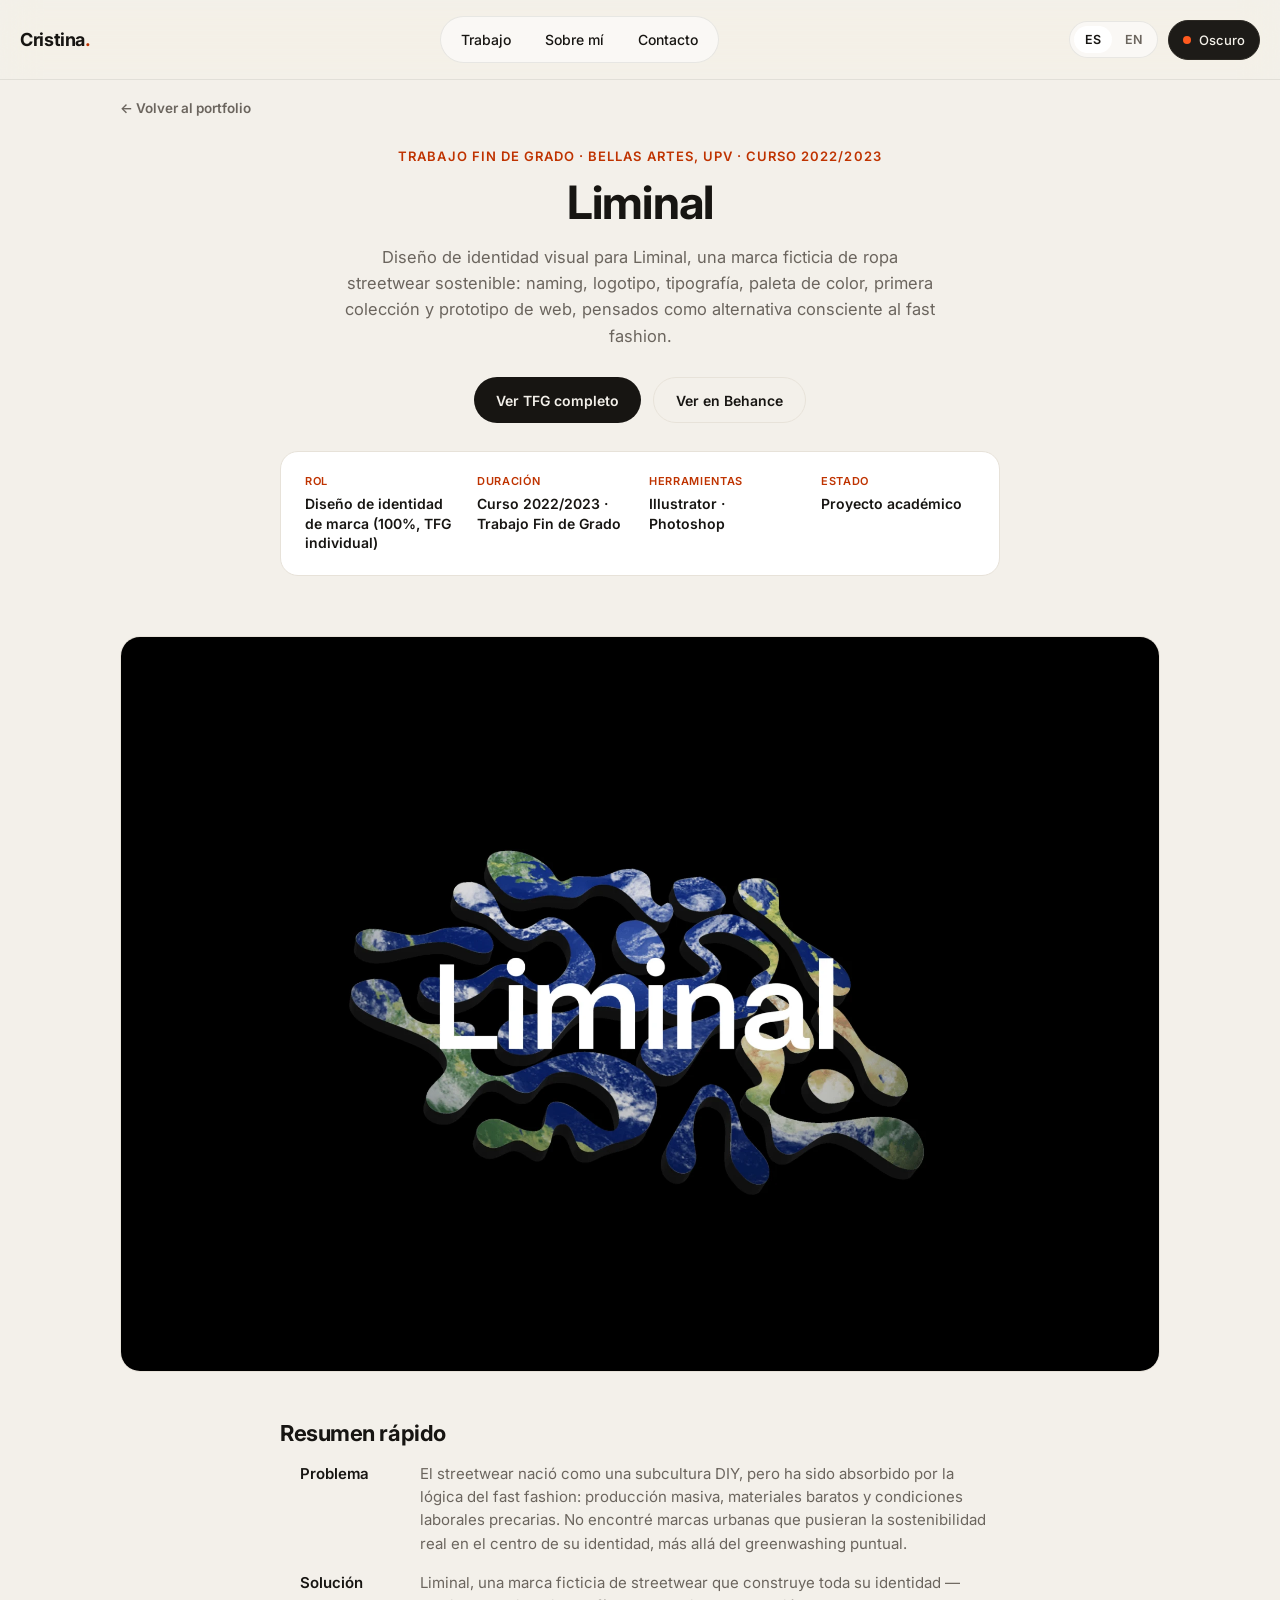
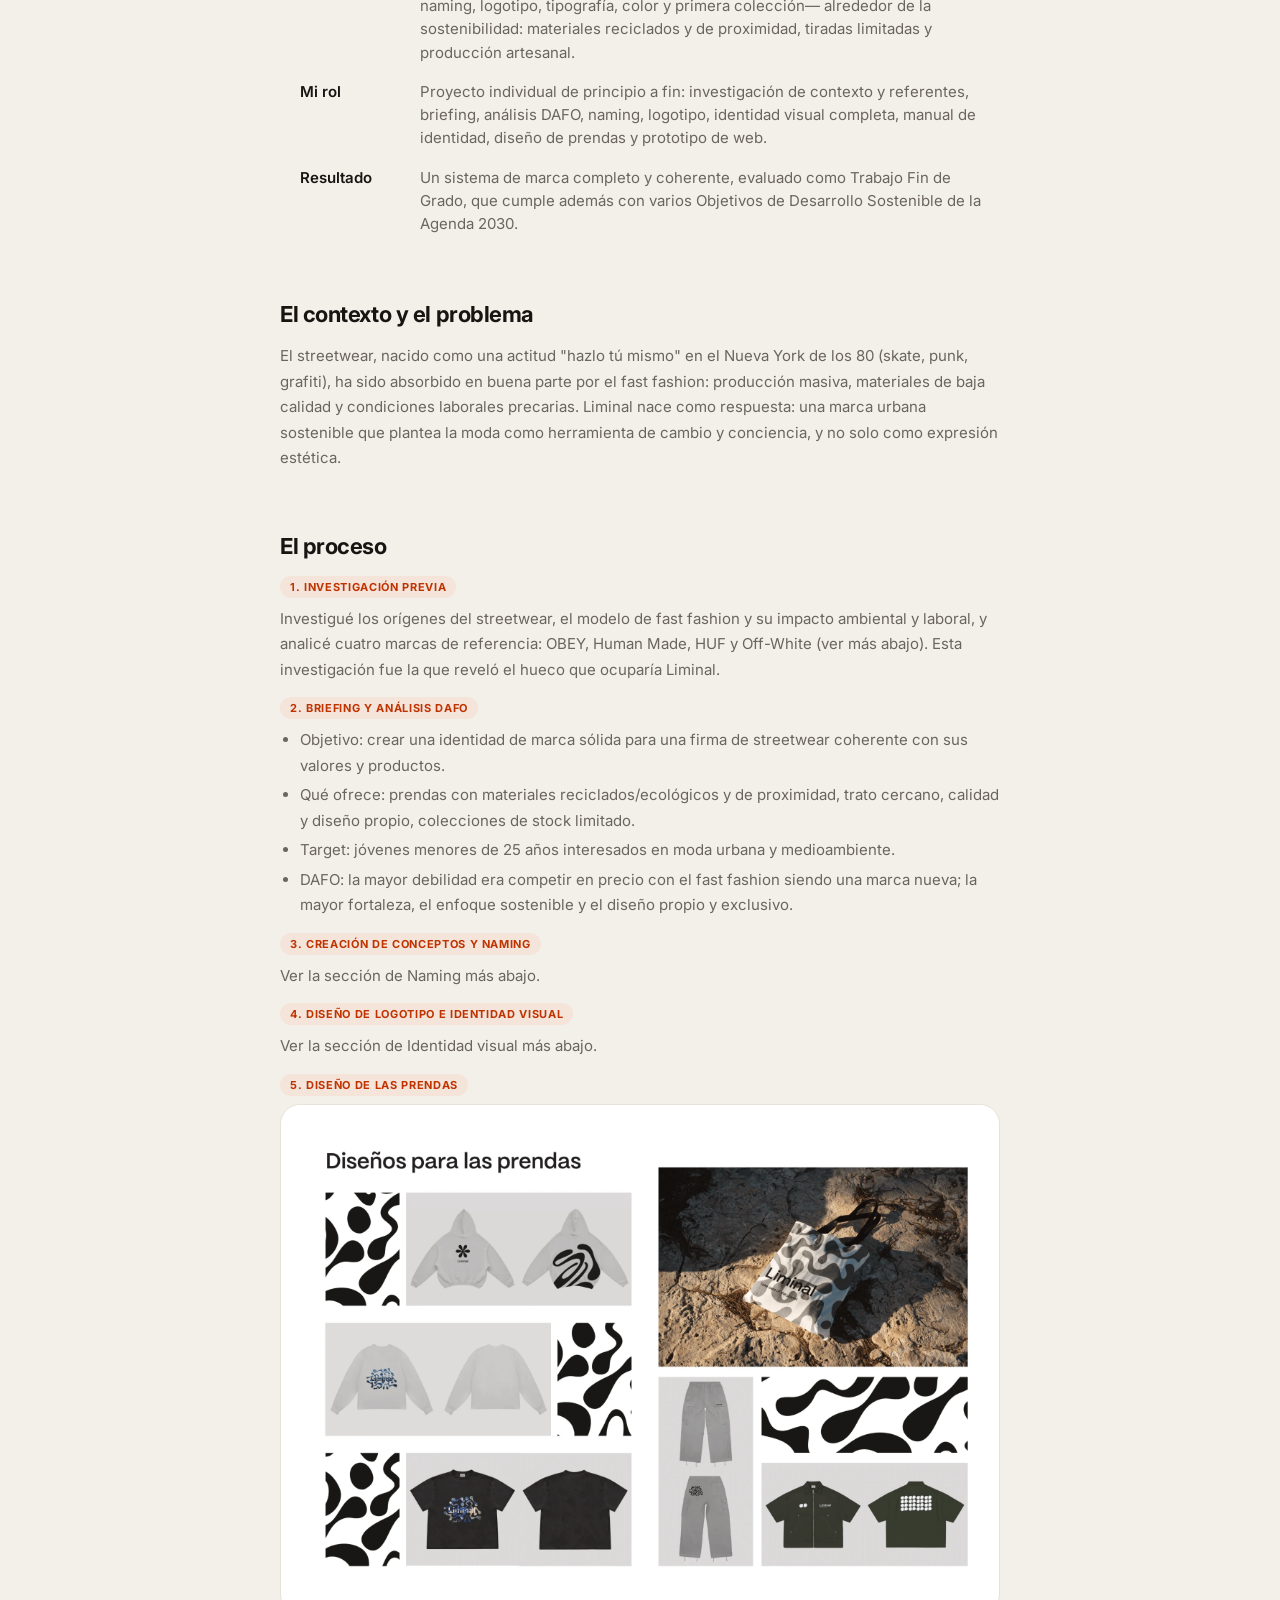
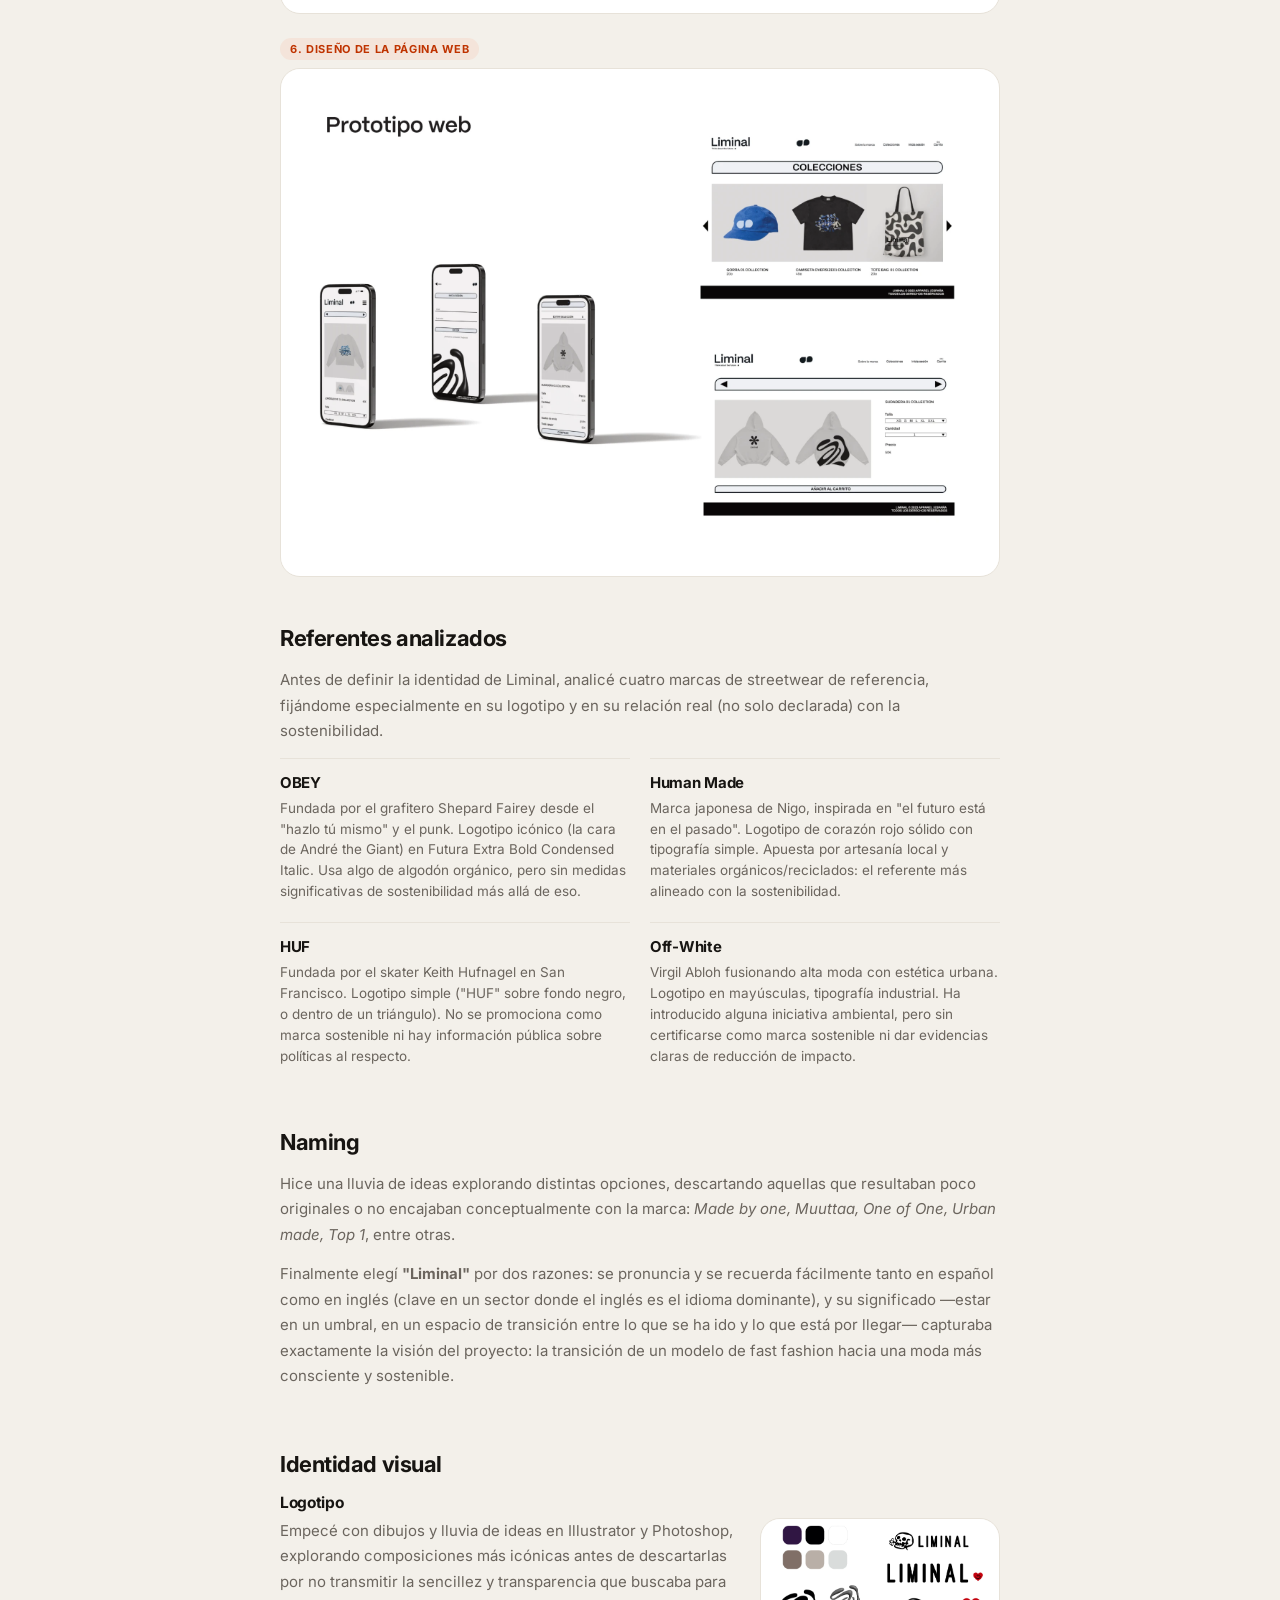
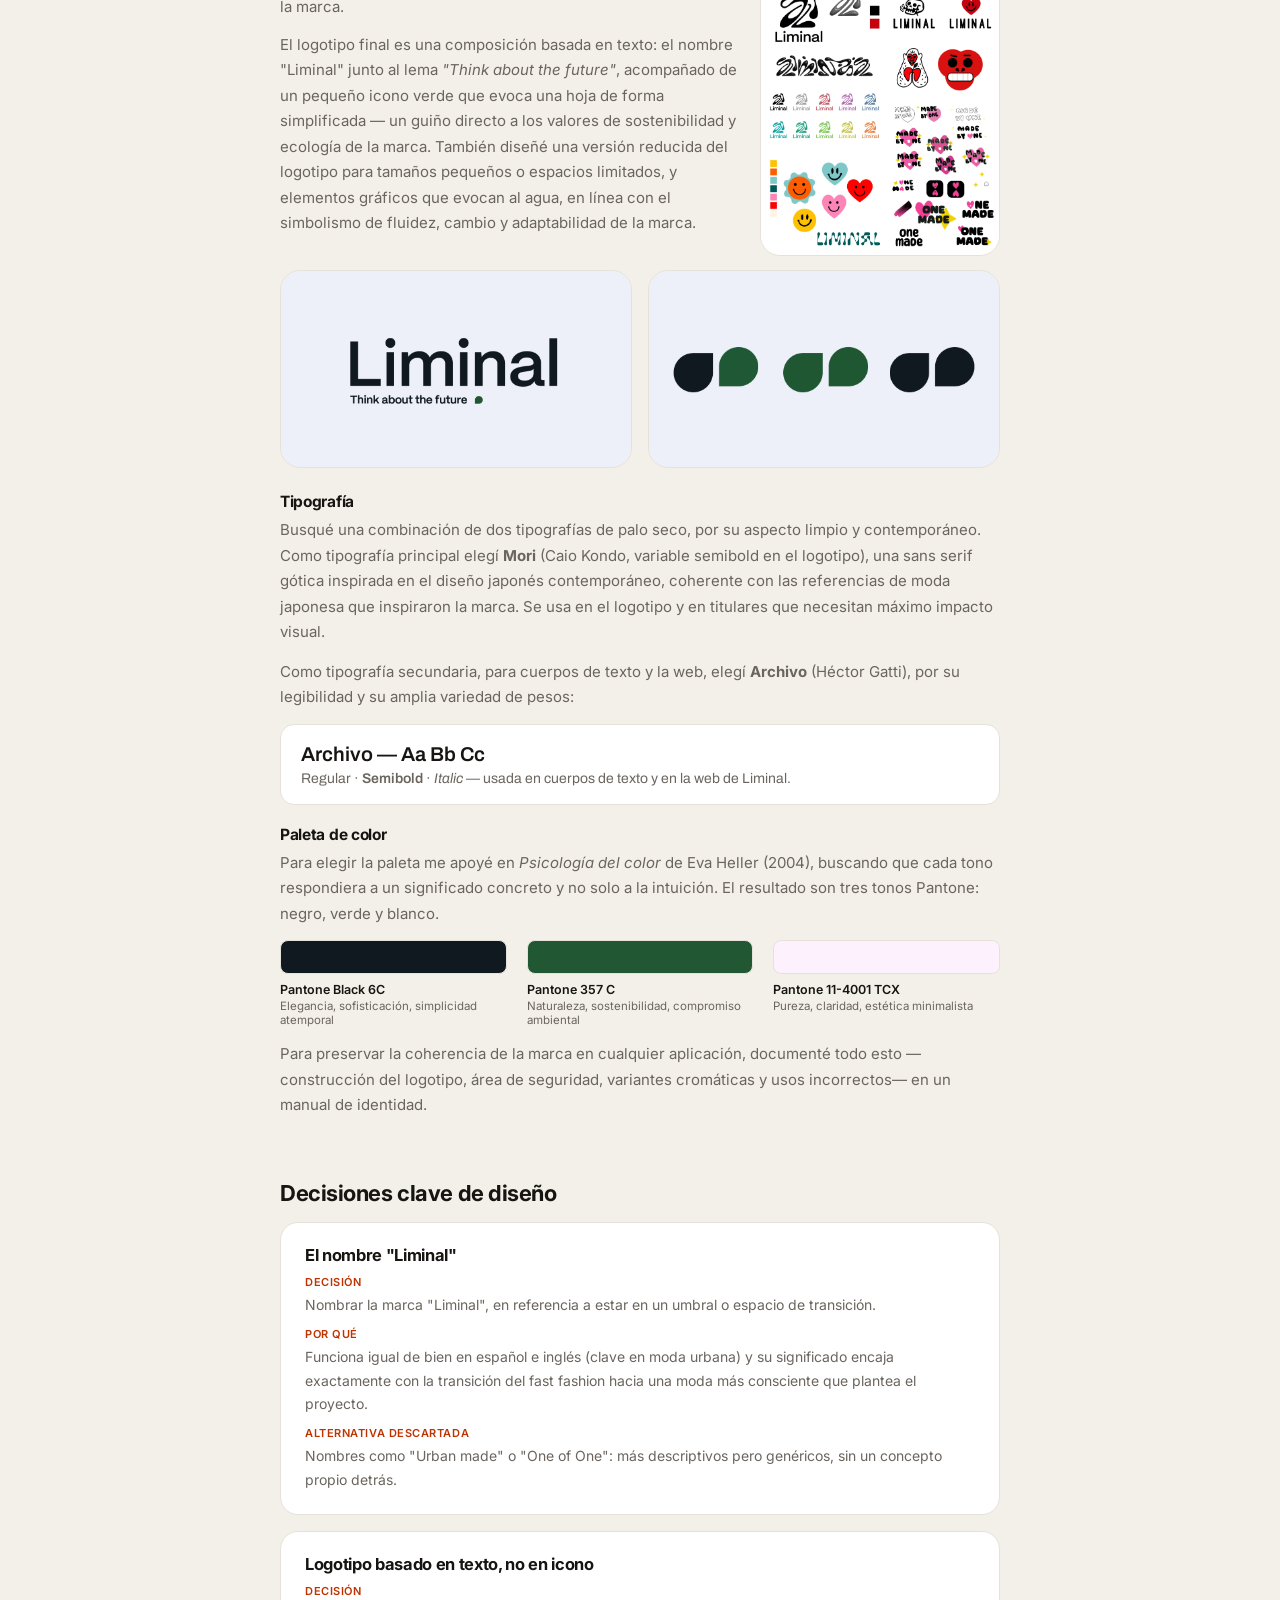
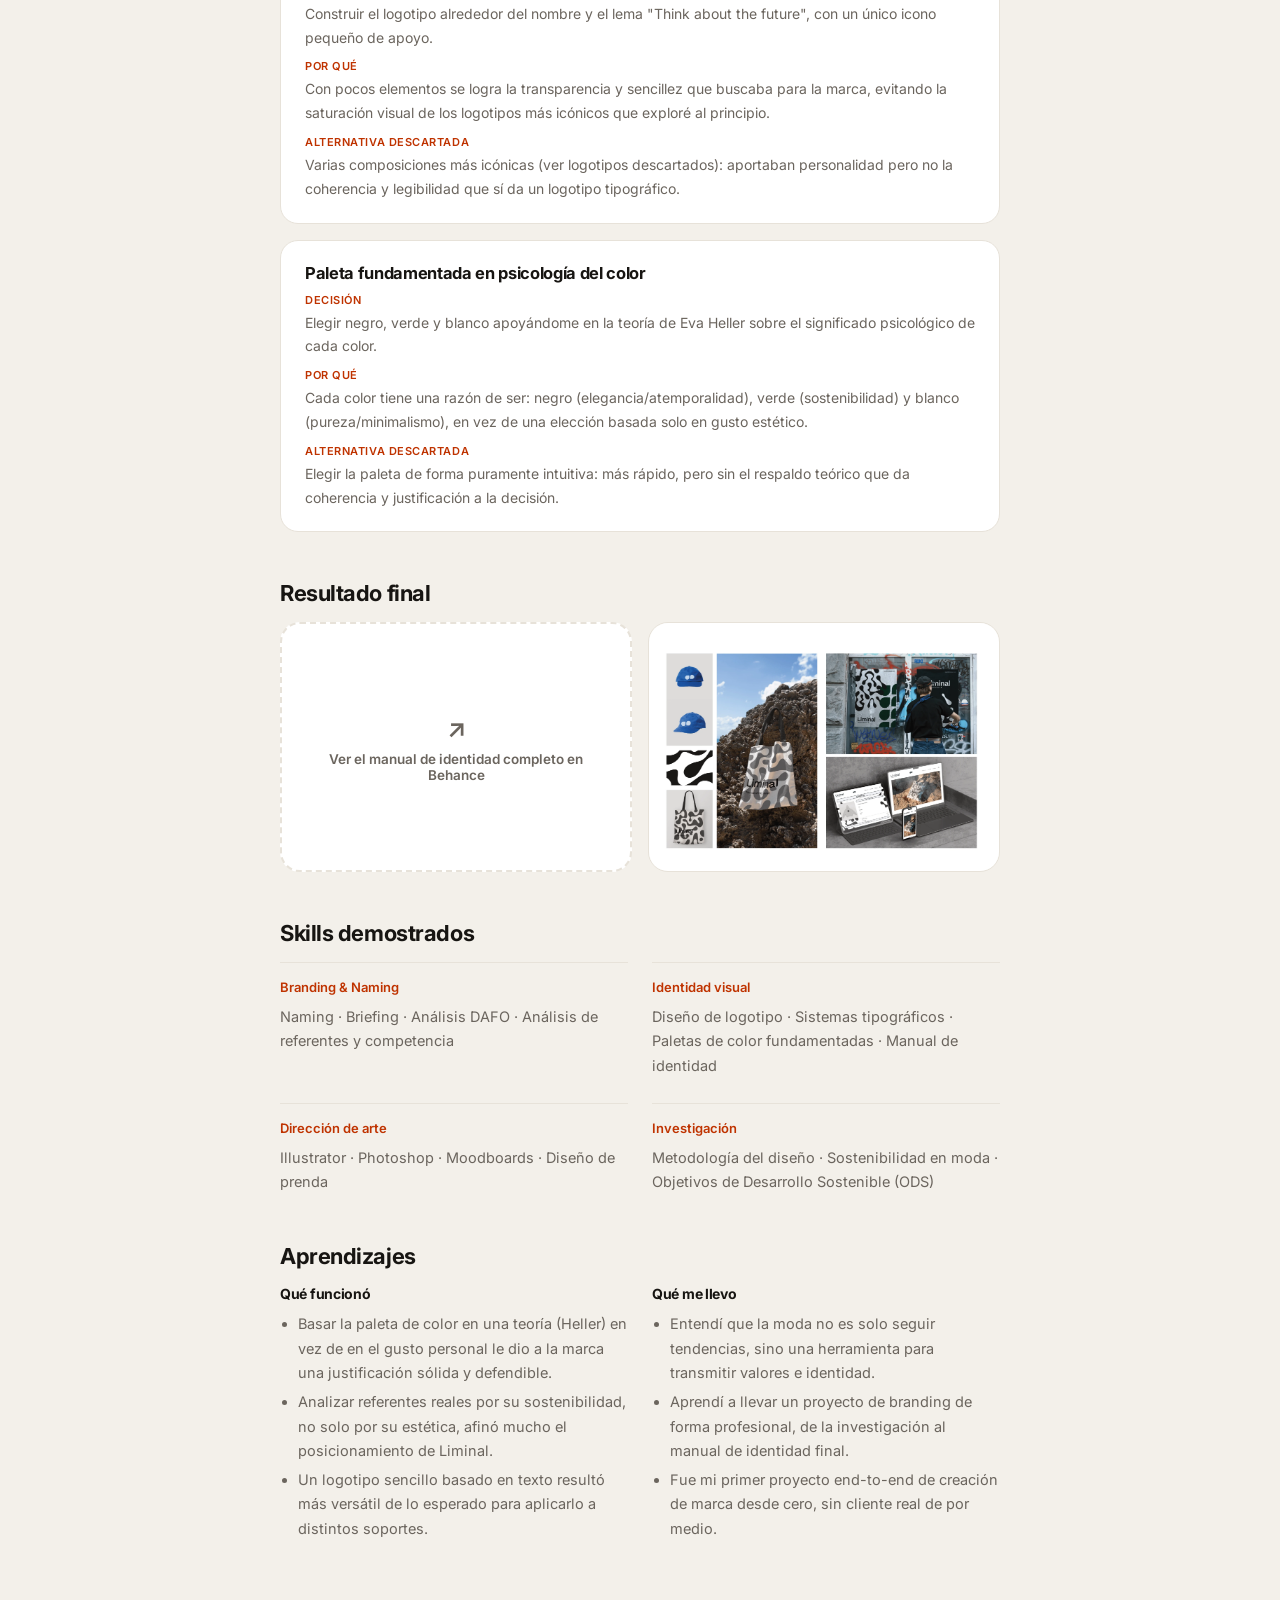
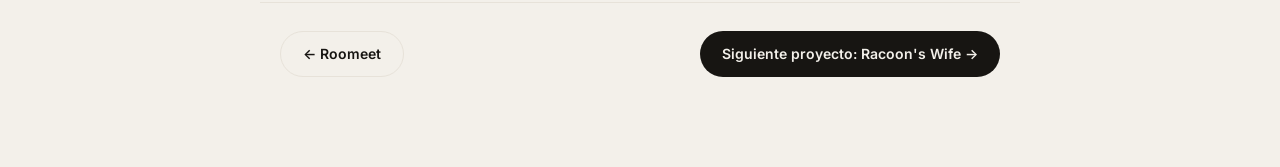
<file: proyectos/liminal.html>
<!--
  CÓMO AÑADIR LAS FOTOS
  Sustituye cada bloque con clase "cs-placeholder" por una imagen real:
  <img class="cs-shot" src="../assets/projects/liminal/nombre.jpg" alt="Descripción de la captura">
  (usa class="cs-shot" para que la imagen se pueda ampliar al clicar)
-->
<!doctype html>
<html lang="es" data-theme="light">
<head>
<meta charset="utf-8">
<meta name="viewport" content="width=device-width, initial-scale=1">
<title>Liminal — Caso de estudio · Cristina Arias</title>
<meta name="description" content="Caso de estudio de Liminal, marca ficticia de streetwear sostenible diseñada por Cristina Arias como Trabajo Fin de Grado en Bellas Artes.">
<link rel="icon" type="image/svg+xml" href="/favicon.svg">
<link rel="apple-touch-icon" sizes="180x180" href="/apple-touch-icon.png">
<link rel="icon" type="image/png" sizes="32x32" href="/favicon-32x32.png">
<link rel="icon" type="image/png" sizes="16x16" href="/favicon-16x16.png">
<link rel="manifest" href="/site.webmanifest">
<link rel="preconnect" href="https://fonts.googleapis.com">
<link href="https://fonts.googleapis.com/css2?family=Inter:wght@400;500;600;700;800&family=Archivo:ital,wght@0,400;0,600;1,400&display=swap" rel="stylesheet">
<link rel="stylesheet" href="../css/style.css">
<link rel="stylesheet" href="../css/case-study.css">
</head>
<body>

<a class="skip-link" href="#main-content" data-i18n="common.skipLink">Saltar al contenido principal</a>
<nav class="nav">
  <a href="../index.html" class="logo">Cristina<span>.</span></a>
  <div class="nav-pill" id="navPill">
    <a href="../index.html#work" data-i18n="common.nav.work">Trabajo</a>
    <a href="../index.html#sobremi" data-i18n="common.nav.about">Sobre mí</a>
    <a href="../index.html#contacto" data-i18n="common.nav.contact">Contacto</a>
  </div>
  <div class="nav-actions">
    <div class="lang-switch" role="group" aria-label="Idioma / Language">
      <button class="lang-btn active" data-lang="es">ES</button>
      <button class="lang-btn" data-lang="en">EN</button>
    </div>
    <button class="theme-toggle" id="themeToggle" aria-label="Cambiar tema">
      <span class="theme-dot"></span>
      <span class="theme-label" id="themeLabel">Oscuro</span>
    </button>
    <button class="nav-toggle" id="navToggle" aria-label="Abrir menú" aria-expanded="false">
      <span></span><span></span><span></span>
    </button>
  </div>
</nav>

<a class="breadcrumb container" href="../index.html" data-i18n="common.backToPortfolio">← Volver al portfolio</a>

<header class="cs-hero" id="main-content" tabindex="-1">
  <div class="eyebrow" data-i18n="liminal.eyebrow">Trabajo Fin de Grado · Bellas Artes, UPV · Curso 2022/2023</div>
  <h1>Liminal</h1>
  <p class="lead" data-i18n="liminal.lead">Diseño de identidad visual para Liminal, una marca ficticia de ropa streetwear sostenible: naming, logotipo, tipografía, paleta de color, primera colección y prototipo de web, pensados como alternativa consciente al fast fashion.</p>
  <div class="hero-ctas">
    <a href="https://riunet.upv.es/entities/publication/77993716-0e83-4039-ac48-a0d6179a0ac1" target="_blank" rel="noopener" class="btn btn-primary" data-i18n="liminal.ctaTfg">Ver TFG completo</a>
    <a href="https://www.behance.net/gallery/180922547/Liminal-Identidad-visual-y-resultados" target="_blank" rel="noopener" class="btn btn-secondary" data-i18n="liminal.ctaBehance">Ver en Behance</a>
  </div>

  <div class="cs-meta-grid">
    <div>
      <div class="cs-meta-label" data-i18n="common.meta.role">Rol</div>
      <div class="cs-meta-value" data-i18n="liminal.meta.role">Diseño de identidad de marca (100%, TFG individual)</div>
    </div>
    <div>
      <div class="cs-meta-label" data-i18n="common.meta.duration">Duración</div>
      <div class="cs-meta-value" data-i18n="liminal.meta.duration">Curso 2022/2023 · Trabajo Fin de Grado</div>
    </div>
    <div>
      <div class="cs-meta-label" data-i18n="common.meta.tools">Herramientas</div>
      <div class="cs-meta-value">Illustrator · Photoshop</div>
    </div>
    <div>
      <div class="cs-meta-label" data-i18n="common.meta.status">Estado</div>
      <div class="cs-meta-value" data-i18n="liminal.meta.status">Proyecto académico</div>
    </div>
  </div>
</header>

<div class="cs-cover">
  <img src="../assets/projects/liminal/cover.webp" alt="Logotipo de Liminal integrado sobre una forma orgánica con textura de planeta Tierra, sobre fondo negro">
</div>

<section class="cs-section">
  <h2 class="cs-section-title" data-i18n="common.sections.summary">Resumen rápido</h2>
  <ul class="cs-summary-list">
    <li><b data-i18n="common.summaryLabels.problem">Problema</b> <span data-i18n="liminal.summary.problem">El streetwear nació como una subcultura DIY, pero ha sido absorbido por la lógica del fast fashion: producción masiva, materiales baratos y condiciones laborales precarias. No encontré marcas urbanas que pusieran la sostenibilidad real en el centro de su identidad, más allá del greenwashing puntual.</span></li>
    <li><b data-i18n="common.summaryLabels.solution">Solución</b> <span data-i18n="liminal.summary.solution">Liminal, una marca ficticia de streetwear que construye toda su identidad —naming, logotipo, tipografía, color y primera colección— alrededor de la sostenibilidad: materiales reciclados y de proximidad, tiradas limitadas y producción artesanal.</span></li>
    <li><b data-i18n="common.summaryLabels.role">Mi rol</b> <span data-i18n="liminal.summary.role">Proyecto individual de principio a fin: investigación de contexto y referentes, briefing, análisis DAFO, naming, logotipo, identidad visual completa, manual de identidad, diseño de prendas y prototipo de web.</span></li>
    <li><b data-i18n="common.summaryLabels.result">Resultado</b> <span data-i18n="liminal.summary.result">Un sistema de marca completo y coherente, evaluado como Trabajo Fin de Grado, que cumple además con varios Objetivos de Desarrollo Sostenible de la Agenda 2030.</span></li>
  </ul>
</section>

<section class="cs-section">
  <h2 class="cs-section-title" data-i18n="common.sections.context">El contexto y el problema</h2>
  <p data-i18n="liminal.context.p1">El streetwear, nacido como una actitud "hazlo tú mismo" en el Nueva York de los 80 (skate, punk, grafiti), ha sido absorbido en buena parte por el fast fashion: producción masiva, materiales de baja calidad y condiciones laborales precarias. Liminal nace como respuesta: una marca urbana sostenible que plantea la moda como herramienta de cambio y conciencia, y no solo como expresión estética.</p>
</section>

<section class="cs-section">
  <h2 class="cs-section-title" data-i18n="common.sections.process">El proceso</h2>

  <span class="cs-phase-label" data-i18n="liminal.process.phase1">1. Investigación previa</span>
  <p data-i18n="liminal.process.p1">Investigué los orígenes del streetwear, el modelo de fast fashion y su impacto ambiental y laboral, y analicé cuatro marcas de referencia: OBEY, Human Made, HUF y Off-White (ver más abajo). Esta investigación fue la que reveló el hueco que ocuparía Liminal.</p>

  <span class="cs-phase-label" data-i18n="liminal.process.phase2">2. Briefing y análisis DAFO</span>
  <ul data-i18n-html="liminal.process.briefingList">
    <li>Objetivo: crear una identidad de marca sólida para una firma de streetwear coherente con sus valores y productos.</li>
    <li>Qué ofrece: prendas con materiales reciclados/ecológicos y de proximidad, trato cercano, calidad y diseño propio, colecciones de stock limitado.</li>
    <li>Target: jóvenes menores de 25 años interesados en moda urbana y medioambiente.</li>
    <li>DAFO: la mayor debilidad era competir en precio con el fast fashion siendo una marca nueva; la mayor fortaleza, el enfoque sostenible y el diseño propio y exclusivo.</li>
  </ul>

  <span class="cs-phase-label" data-i18n="liminal.process.phase3">3. Creación de conceptos y naming</span>
  <p data-i18n="liminal.process.p3">Ver la sección de Naming más abajo.</p>

  <span class="cs-phase-label" data-i18n="liminal.process.phase4">4. Diseño de logotipo e identidad visual</span>
  <p data-i18n="liminal.process.p4">Ver la sección de Identidad visual más abajo.</p>

  <span class="cs-phase-label" data-i18n="liminal.process.phase5">5. Diseño de las prendas</span>
  <img class="cs-shot" src="../assets/projects/liminal/coleccion.webp" alt="Diseños de la primera colección de Liminal: sudaderas, camisetas, bolsa tote y gorra con estampados propios">

  <span class="cs-phase-label" data-i18n="liminal.process.phase6">6. Diseño de la página web</span>
  <img class="cs-shot" src="../assets/projects/liminal/web-prototipo.webp" alt="Prototipo del sitio web de Liminal mostrando el catálogo de colecciones y la ficha de producto, en mobile y desktop">
</section>

<section class="cs-section">
  <h2 class="cs-section-title" data-i18n="liminal.referentsTitle">Referentes analizados</h2>
  <p data-i18n="liminal.referentsIntro">Antes de definir la identidad de Liminal, analicé cuatro marcas de streetwear de referencia, fijándome especialmente en su logotipo y en su relación real (no solo declarada) con la sostenibilidad.</p>
  <div class="cs-feature-grid">
    <div class="cs-feature" data-i18n-html="liminal.referents.obey">
      <h3>OBEY</h3>
      <p>Fundada por el grafitero Shepard Fairey desde el "hazlo tú mismo" y el punk. Logotipo icónico (la cara de André the Giant) en Futura Extra Bold Condensed Italic. Usa algo de algodón orgánico, pero sin medidas significativas de sostenibilidad más allá de eso.</p>
    </div>
    <div class="cs-feature" data-i18n-html="liminal.referents.humanMade">
      <h3>Human Made</h3>
      <p>Marca japonesa de Nigo, inspirada en "el futuro está en el pasado". Logotipo de corazón rojo sólido con tipografía simple. Apuesta por artesanía local y materiales orgánicos/reciclados: el referente más alineado con la sostenibilidad.</p>
    </div>
    <div class="cs-feature" data-i18n-html="liminal.referents.huf">
      <h3>HUF</h3>
      <p>Fundada por el skater Keith Hufnagel en San Francisco. Logotipo simple ("HUF" sobre fondo negro, o dentro de un triángulo). No se promociona como marca sostenible ni hay información pública sobre políticas al respecto.</p>
    </div>
    <div class="cs-feature" data-i18n-html="liminal.referents.offWhite">
      <h3>Off-White</h3>
      <p>Virgil Abloh fusionando alta moda con estética urbana. Logotipo en mayúsculas, tipografía industrial. Ha introducido alguna iniciativa ambiental, pero sin certificarse como marca sostenible ni dar evidencias claras de reducción de impacto.</p>
    </div>
  </div>
</section>

<section class="cs-section">
  <h2 class="cs-section-title">Naming</h2>
  <p data-i18n-html="liminal.naming.p1">Hice una lluvia de ideas explorando distintas opciones, descartando aquellas que resultaban poco originales o no encajaban conceptualmente con la marca: <i>Made by one, Muuttaa, One of One, Urban made, Top 1</i>, entre otras.</p>
  <p data-i18n-html="liminal.naming.p2">Finalmente elegí <b>"Liminal"</b> por dos razones: se pronuncia y se recuerda fácilmente tanto en español como en inglés (clave en un sector donde el inglés es el idioma dominante), y su significado —estar en un umbral, en un espacio de transición entre lo que se ha ido y lo que está por llegar— capturaba exactamente la visión del proyecto: la transición de un modelo de fast fashion hacia una moda más consciente y sostenible.</p>
</section>

<section class="cs-section">
  <h2 class="cs-section-title" data-i18n="liminal.identityTitle">Identidad visual</h2>

  <h3 style="font-size:15.5px; margin-bottom:6px;" data-i18n="liminal.logoTitle">Logotipo</h3>
  <div class="cs-row-2">
    <div>
      <p data-i18n="liminal.logo.p1">Empecé con dibujos y lluvia de ideas en Illustrator y Photoshop, explorando composiciones más icónicas antes de descartarlas por no transmitir la sencillez y transparencia que buscaba para la marca.</p>
      <p data-i18n-html="liminal.logo.p2">El logotipo final es una composición basada en texto: el nombre "Liminal" junto al lema <i>"Think about the future"</i>, acompañado de un pequeño icono verde que evoca una hoja de forma simplificada — un guiño directo a los valores de sostenibilidad y ecología de la marca. También diseñé una versión reducida del logotipo para tamaños pequeños o espacios limitados, y elementos gráficos que evocan al agua, en línea con el simbolismo de fluidez, cambio y adaptabilidad de la marca.</p>
    </div>
    <img class="cs-shot" src="../assets/projects/liminal/logos-descartados.webp" alt="Hoja de exploración con logotipos, paletas de color y namings descartados durante el proceso, incluyendo alternativas como 'Made by One' y 'One Made'">
  </div>
  <div class="cs-gallery cs-gallery-match">
    <img class="cs-shot" src="../assets/projects/liminal/logo-final.png" alt="Logotipo final de Liminal: el nombre junto al lema 'Think about the future' y el pequeño icono verde en forma de hoja">
    <img class="cs-shot" src="../assets/projects/liminal/logo-reducido-color.png" alt="Variantes en color de la versión reducida del icono de Liminal, en negro y verde, para tamaños pequeños o espacios limitados">
  </div>


  <h3 style="font-size:15.5px; margin:24px 0 6px;" data-i18n="liminal.typographyTitle">Tipografía</h3>
  <p data-i18n-html="liminal.typography.p1">Busqué una combinación de dos tipografías de palo seco, por su aspecto limpio y contemporáneo. Como tipografía principal elegí <b>Mori</b> (Caio Kondo, variable semibold en el logotipo), una sans serif gótica inspirada en el diseño japonés contemporáneo, coherente con las referencias de moda japonesa que inspiraron la marca. Se usa en el logotipo y en titulares que necesitan máximo impacto visual.</p>
  <p data-i18n-html="liminal.typography.p2">Como tipografía secundaria, para cuerpos de texto y la web, elegí <b>Archivo</b> (Héctor Gatti), por su legibilidad y su amplia variedad de pesos:</p>
  <div style="font-family:'Archivo', sans-serif; padding: 18px 20px; background: var(--surface); border: 1px solid var(--border); border-radius: 14px; margin-bottom: 20px;">
    <div style="font-weight:600; font-size:20px; margin-bottom:6px;">Archivo — Aa Bb Cc</div>
    <div style="font-size:14px; color:var(--text-muted);" data-i18n-html="liminal.typography.specimen">Regular · <span style="font-weight:600;">Semibold</span> · <i>Italic</i> — usada en cuerpos de texto y en la web de Liminal.</div>
  </div>

  <h3 style="font-size:15.5px; margin-bottom:6px;" data-i18n="liminal.paletteTitle">Paleta de color</h3>
  <p data-i18n-html="liminal.palette.p1">Para elegir la paleta me apoyé en <i>Psicología del color</i> de Eva Heller (2004), buscando que cada tono respondiera a un significado concreto y no solo a la intuición. El resultado son tres tonos Pantone: negro, verde y blanco.</p>
  <div class="cs-palette-grid">
    <div>
      <div class="cs-color-scale" style="background:#101820;"></div>
      <div class="cs-palette-name">Pantone Black 6C</div>
      <div class="cs-palette-hex" data-i18n="liminal.palette.black">Elegancia, sofisticación, simplicidad atemporal</div>
    </div>
    <div>
      <div class="cs-color-scale" style="background:#215732;"></div>
      <div class="cs-palette-name">Pantone 357 C</div>
      <div class="cs-palette-hex" data-i18n="liminal.palette.green">Naturaleza, sostenibilidad, compromiso ambiental</div>
    </div>
    <div>
      <div class="cs-color-scale" style="background:#FDF1FE; border-color:var(--border);"></div>
      <div class="cs-palette-name">Pantone 11-4001 TCX</div>
      <div class="cs-palette-hex" data-i18n="liminal.palette.white">Pureza, claridad, estética minimalista</div>
    </div>
  </div>
  <p style="margin-top:-6px;" data-i18n="liminal.palette.p2">Para preservar la coherencia de la marca en cualquier aplicación, documenté todo esto —construcción del logotipo, área de seguridad, variantes cromáticas y usos incorrectos— en un manual de identidad.</p>
</section>

<section class="cs-section">
  <h2 class="cs-section-title" data-i18n="common.sections.decisions">Decisiones clave de diseño</h2>
  <div class="cs-decision-grid">
    <div class="cs-decision-card">
      <h3 data-i18n="liminal.decisions.d1.title">El nombre "Liminal"</h3>
      <div class="cs-decision-row">
        <span class="cs-decision-label" data-i18n="common.decision.decision">Decisión</span>
        <p data-i18n="liminal.decisions.d1.decision">Nombrar la marca "Liminal", en referencia a estar en un umbral o espacio de transición.</p>
      </div>
      <div class="cs-decision-row">
        <span class="cs-decision-label" data-i18n="common.decision.why">Por qué</span>
        <p data-i18n="liminal.decisions.d1.why">Funciona igual de bien en español e inglés (clave en moda urbana) y su significado encaja exactamente con la transición del fast fashion hacia una moda más consciente que plantea el proyecto.</p>
      </div>
      <div class="cs-decision-row">
        <span class="cs-decision-label" data-i18n="common.decision.alt">Alternativa descartada</span>
        <p data-i18n="liminal.decisions.d1.alt">Nombres como "Urban made" o "One of One": más descriptivos pero genéricos, sin un concepto propio detrás.</p>
      </div>
    </div>

    <div class="cs-decision-card">
      <h3 data-i18n="liminal.decisions.d2.title">Logotipo basado en texto, no en icono</h3>
      <div class="cs-decision-row">
        <span class="cs-decision-label" data-i18n="common.decision.decision">Decisión</span>
        <p data-i18n="liminal.decisions.d2.decision">Construir el logotipo alrededor del nombre y el lema "Think about the future", con un único icono pequeño de apoyo.</p>
      </div>
      <div class="cs-decision-row">
        <span class="cs-decision-label" data-i18n="common.decision.why">Por qué</span>
        <p data-i18n="liminal.decisions.d2.why">Con pocos elementos se logra la transparencia y sencillez que buscaba para la marca, evitando la saturación visual de los logotipos más icónicos que exploré al principio.</p>
      </div>
      <div class="cs-decision-row">
        <span class="cs-decision-label" data-i18n="common.decision.alt">Alternativa descartada</span>
        <p data-i18n="liminal.decisions.d2.alt">Varias composiciones más icónicas (ver logotipos descartados): aportaban personalidad pero no la coherencia y legibilidad que sí da un logotipo tipográfico.</p>
      </div>
    </div>

    <div class="cs-decision-card">
      <h3 data-i18n="liminal.decisions.d3.title">Paleta fundamentada en psicología del color</h3>
      <div class="cs-decision-row">
        <span class="cs-decision-label" data-i18n="common.decision.decision">Decisión</span>
        <p data-i18n="liminal.decisions.d3.decision">Elegir negro, verde y blanco apoyándome en la teoría de Eva Heller sobre el significado psicológico de cada color.</p>
      </div>
      <div class="cs-decision-row">
        <span class="cs-decision-label" data-i18n="common.decision.why">Por qué</span>
        <p data-i18n="liminal.decisions.d3.why">Cada color tiene una razón de ser: negro (elegancia/atemporalidad), verde (sostenibilidad) y blanco (pureza/minimalismo), en vez de una elección basada solo en gusto estético.</p>
      </div>
      <div class="cs-decision-row">
        <span class="cs-decision-label" data-i18n="common.decision.alt">Alternativa descartada</span>
        <p data-i18n="liminal.decisions.d3.alt">Elegir la paleta de forma puramente intuitiva: más rápido, pero sin el respaldo teórico que da coherencia y justificación a la decisión.</p>
      </div>
    </div>
  </div>
</section>

<section class="cs-section">
  <h2 class="cs-section-title" data-i18n="common.sections.result">Resultado final</h2>
  <div class="cs-gallery">
    <a class="cs-placeholder" href="https://www.behance.net/gallery/180922547/Liminal-Identidad-visual-y-resultados" target="_blank" rel="noopener" style="text-decoration:none;">
      <span class="cs-placeholder-icon">↗</span>
      <span data-i18n="liminal.resultLink">Ver el manual de identidad completo en Behance</span>
    </a>
    <img class="cs-shot" src="../assets/projects/liminal/aplicaciones-marca.webp" alt="Aplicaciones de marca de Liminal: gorra, tote bag y cartel pegado en la calle">
  </div>
</section>

<section class="cs-section">
  <h2 class="cs-section-title" data-i18n="liminal.skillsTitle">Skills demostrados</h2>
  <div class="skills">
    <div class="skill-group">
      <div class="skill-title">Branding &amp; Naming</div>
      <div class="skill-items" data-i18n="liminal.skills.g1">Naming · Briefing · Análisis DAFO · Análisis de referentes y competencia</div>
    </div>
    <div class="skill-group">
      <div class="skill-title" data-i18n="liminal.skills.g2title">Identidad visual</div>
      <div class="skill-items" data-i18n="liminal.skills.g2">Diseño de logotipo · Sistemas tipográficos · Paletas de color fundamentadas · Manual de identidad</div>
    </div>
    <div class="skill-group">
      <div class="skill-title" data-i18n="liminal.skills.g3title">Dirección de arte</div>
      <div class="skill-items">Illustrator · Photoshop · Moodboards · <span data-i18n="liminal.skills.g3extra">Diseño de prenda</span></div>
    </div>
    <div class="skill-group">
      <div class="skill-title" data-i18n="liminal.skills.g4title">Investigación</div>
      <div class="skill-items" data-i18n="liminal.skills.g4">Metodología del diseño · Sostenibilidad en moda · Objetivos de Desarrollo Sostenible (ODS)</div>
    </div>
  </div>
</section>

<section class="cs-section">
  <h2 class="cs-section-title" data-i18n="common.sections.learnings">Aprendizajes</h2>
  <div class="cs-learnings">
    <div class="cs-learnings-col">
      <h3 data-i18n="common.learnings.worked">Qué funcionó</h3>
      <ul data-i18n-html="liminal.learnings.workedList">
        <li>Basar la paleta de color en una teoría (Heller) en vez de en el gusto personal le dio a la marca una justificación sólida y defendible.</li>
        <li>Analizar referentes reales por su sostenibilidad, no solo por su estética, afinó mucho el posicionamiento de Liminal.</li>
        <li>Un logotipo sencillo basado en texto resultó más versátil de lo esperado para aplicarlo a distintos soportes.</li>
      </ul>
    </div>
    <div class="cs-learnings-col">
      <h3 data-i18n="liminal.learnings.title2">Qué me llevo</h3>
      <ul data-i18n-html="liminal.learnings.list2">
        <li>Entendí que la moda no es solo seguir tendencias, sino una herramienta para transmitir valores e identidad.</li>
        <li>Aprendí a llevar un proyecto de branding de forma profesional, de la investigación al manual de identidad final.</li>
        <li>Fue mi primer proyecto end-to-end de creación de marca desde cero, sin cliente real de por medio.</li>
      </ul>
    </div>
  </div>
</section>

<div class="cs-next">
  <a href="roomeet.html" class="btn btn-secondary">← Roomeet</a>
  <a href="belen.html" class="btn btn-primary"><span data-i18n="common.nextProject">Siguiente proyecto</span>: Racoon's Wife →</a>
</div>

<script src="../js/i18n.js"></script>
<script src="../js/main.js"></script>

</body>
</html>
</file>
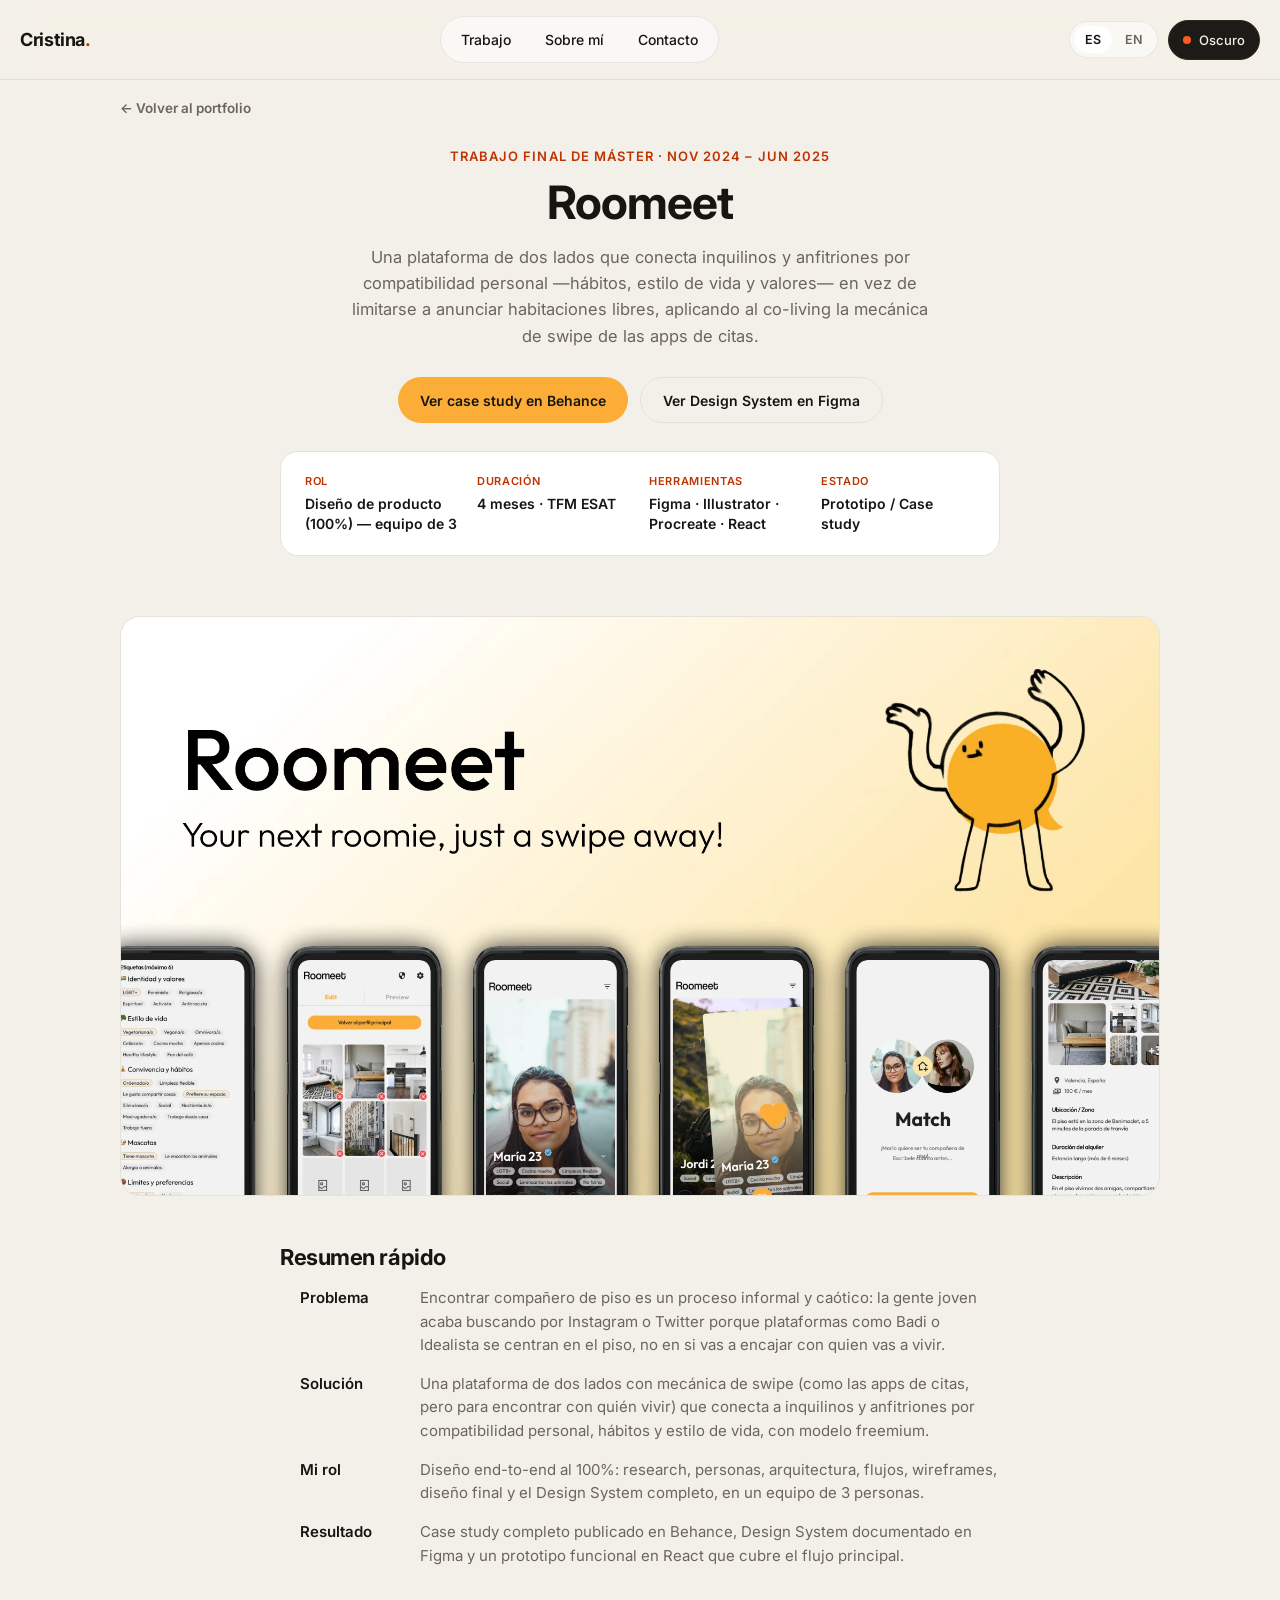
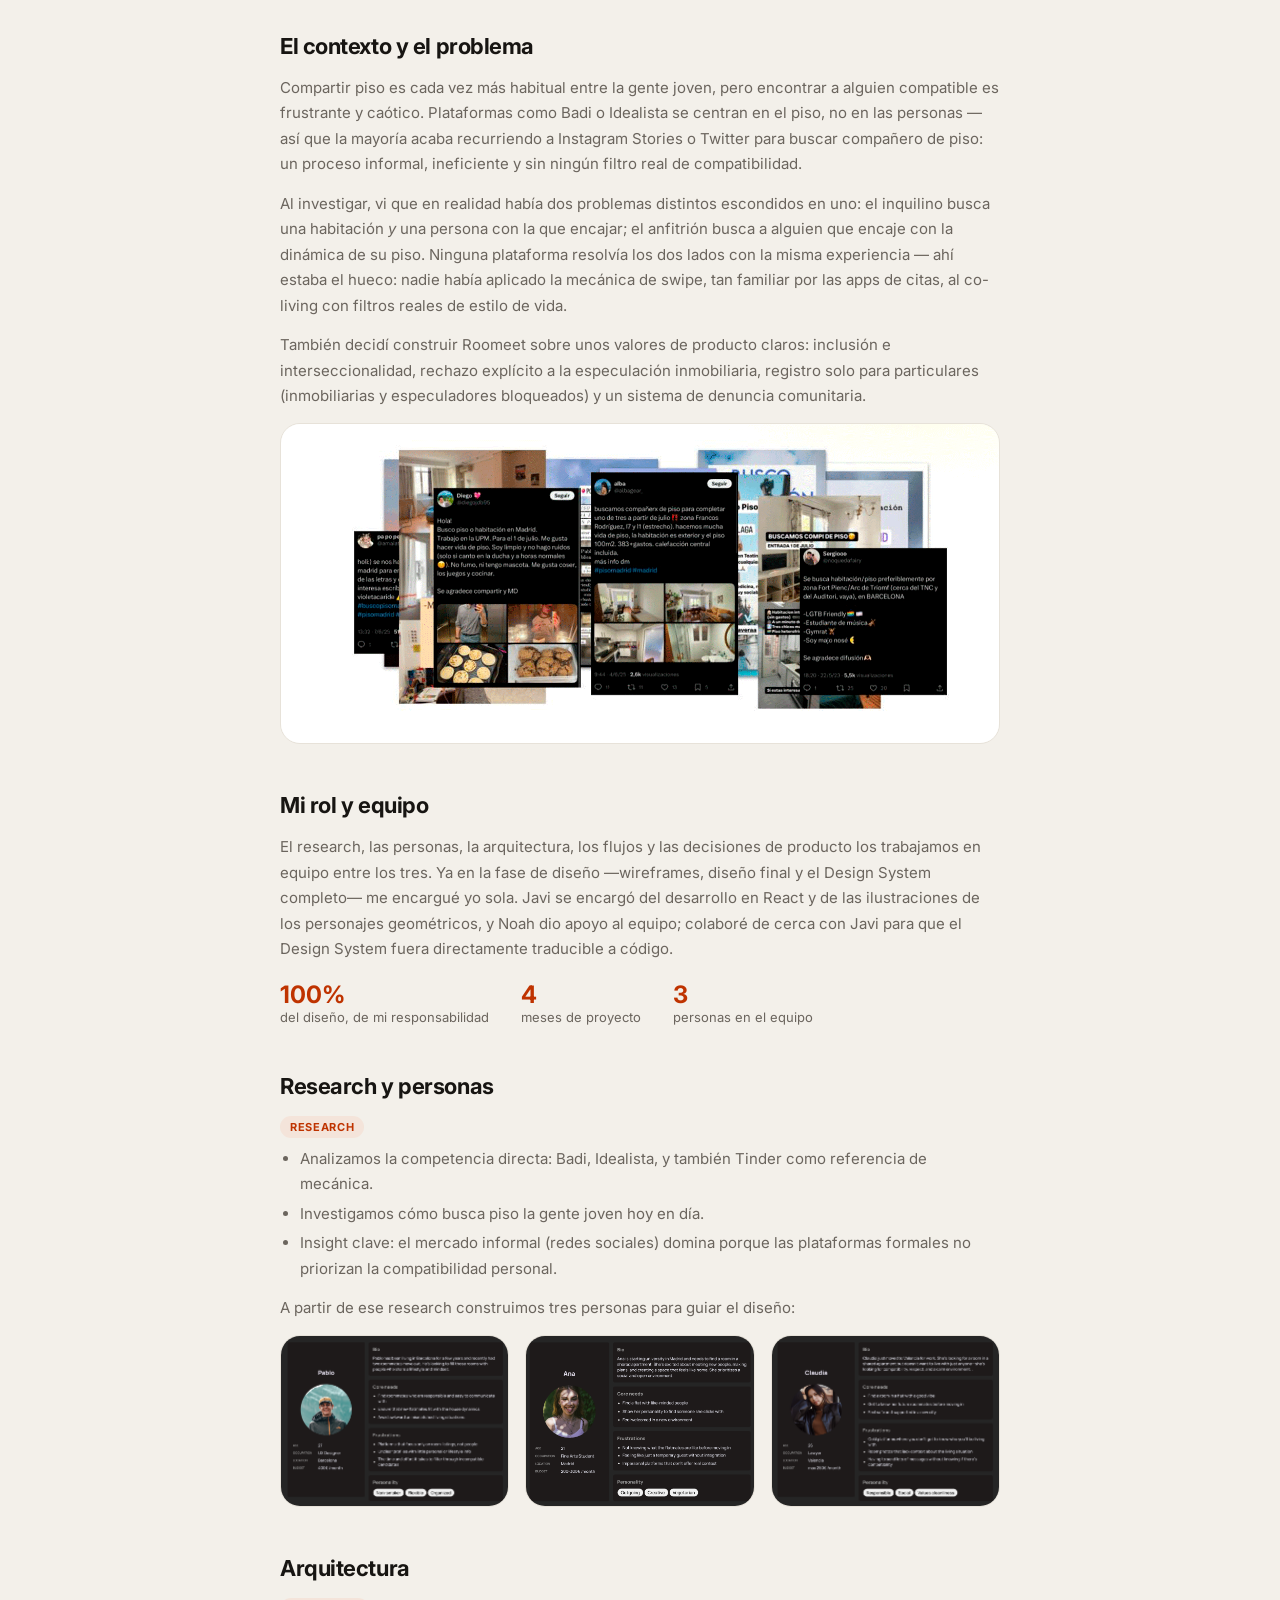
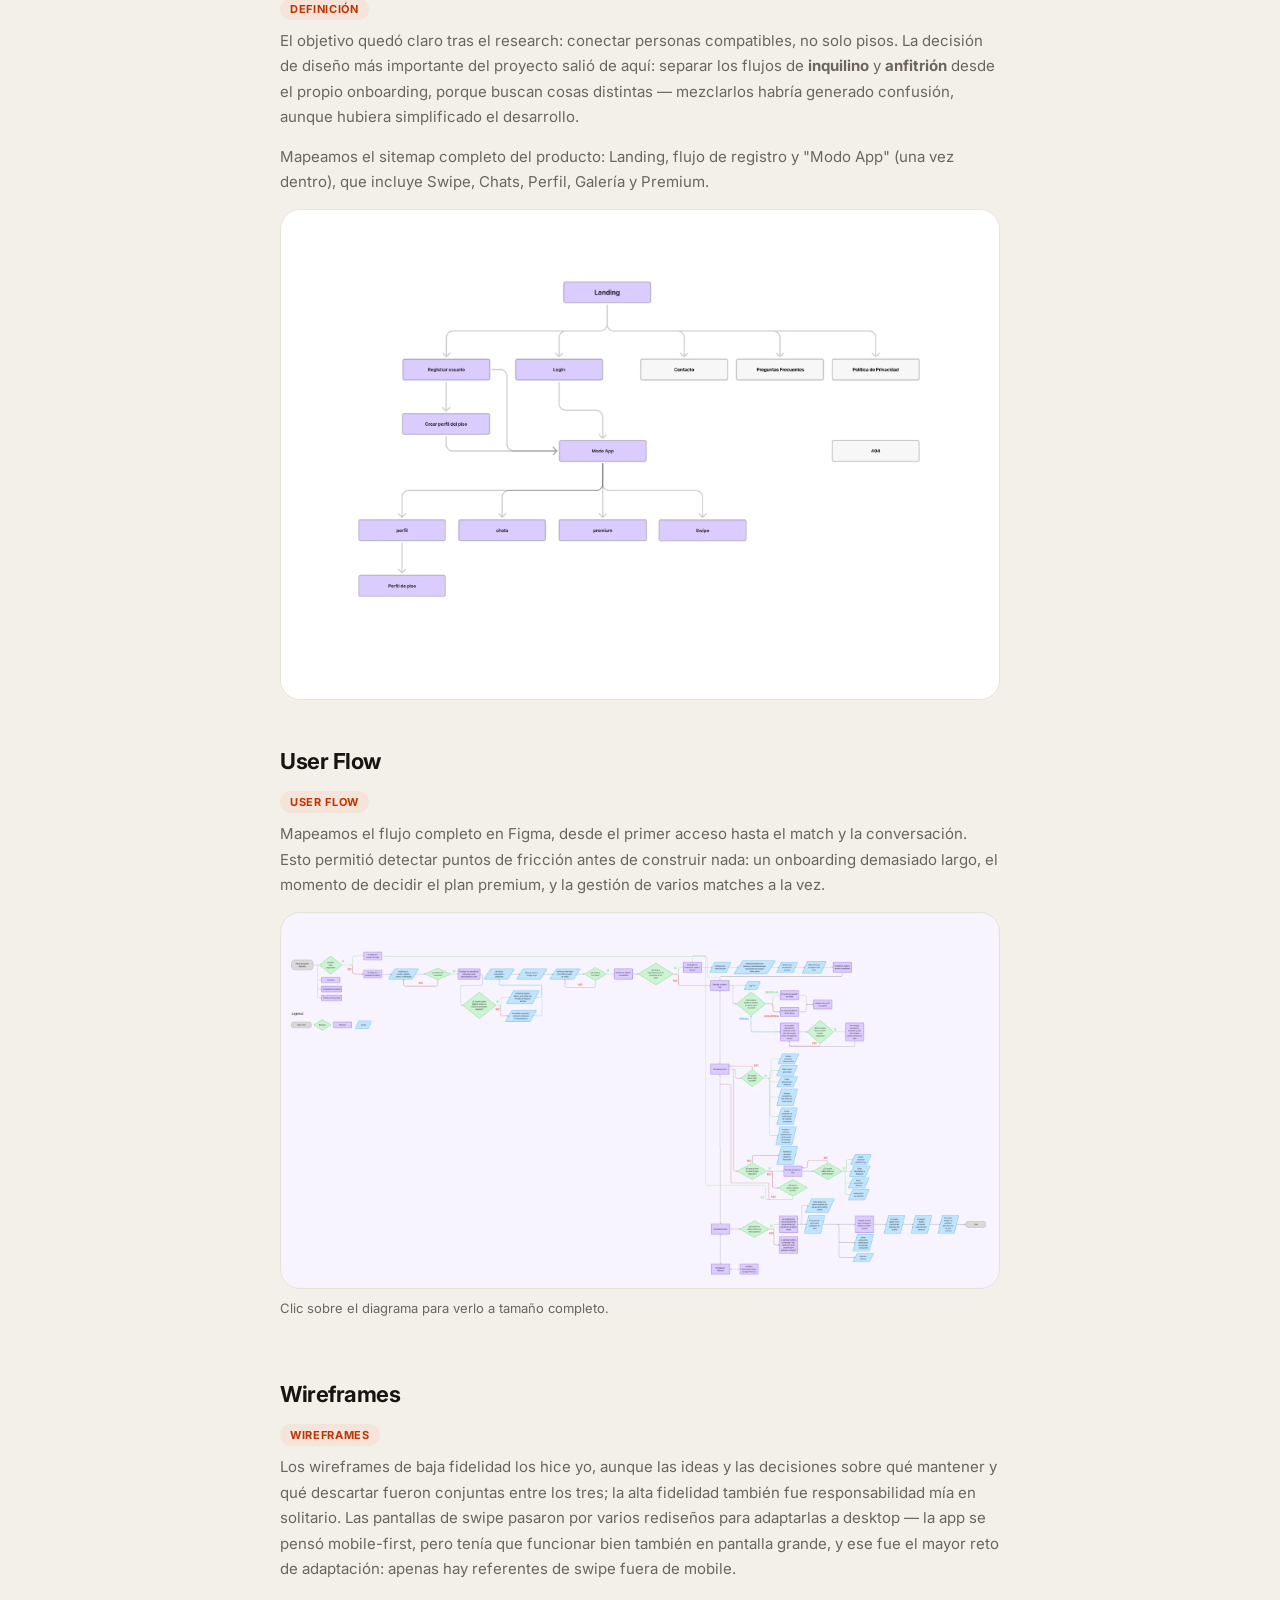
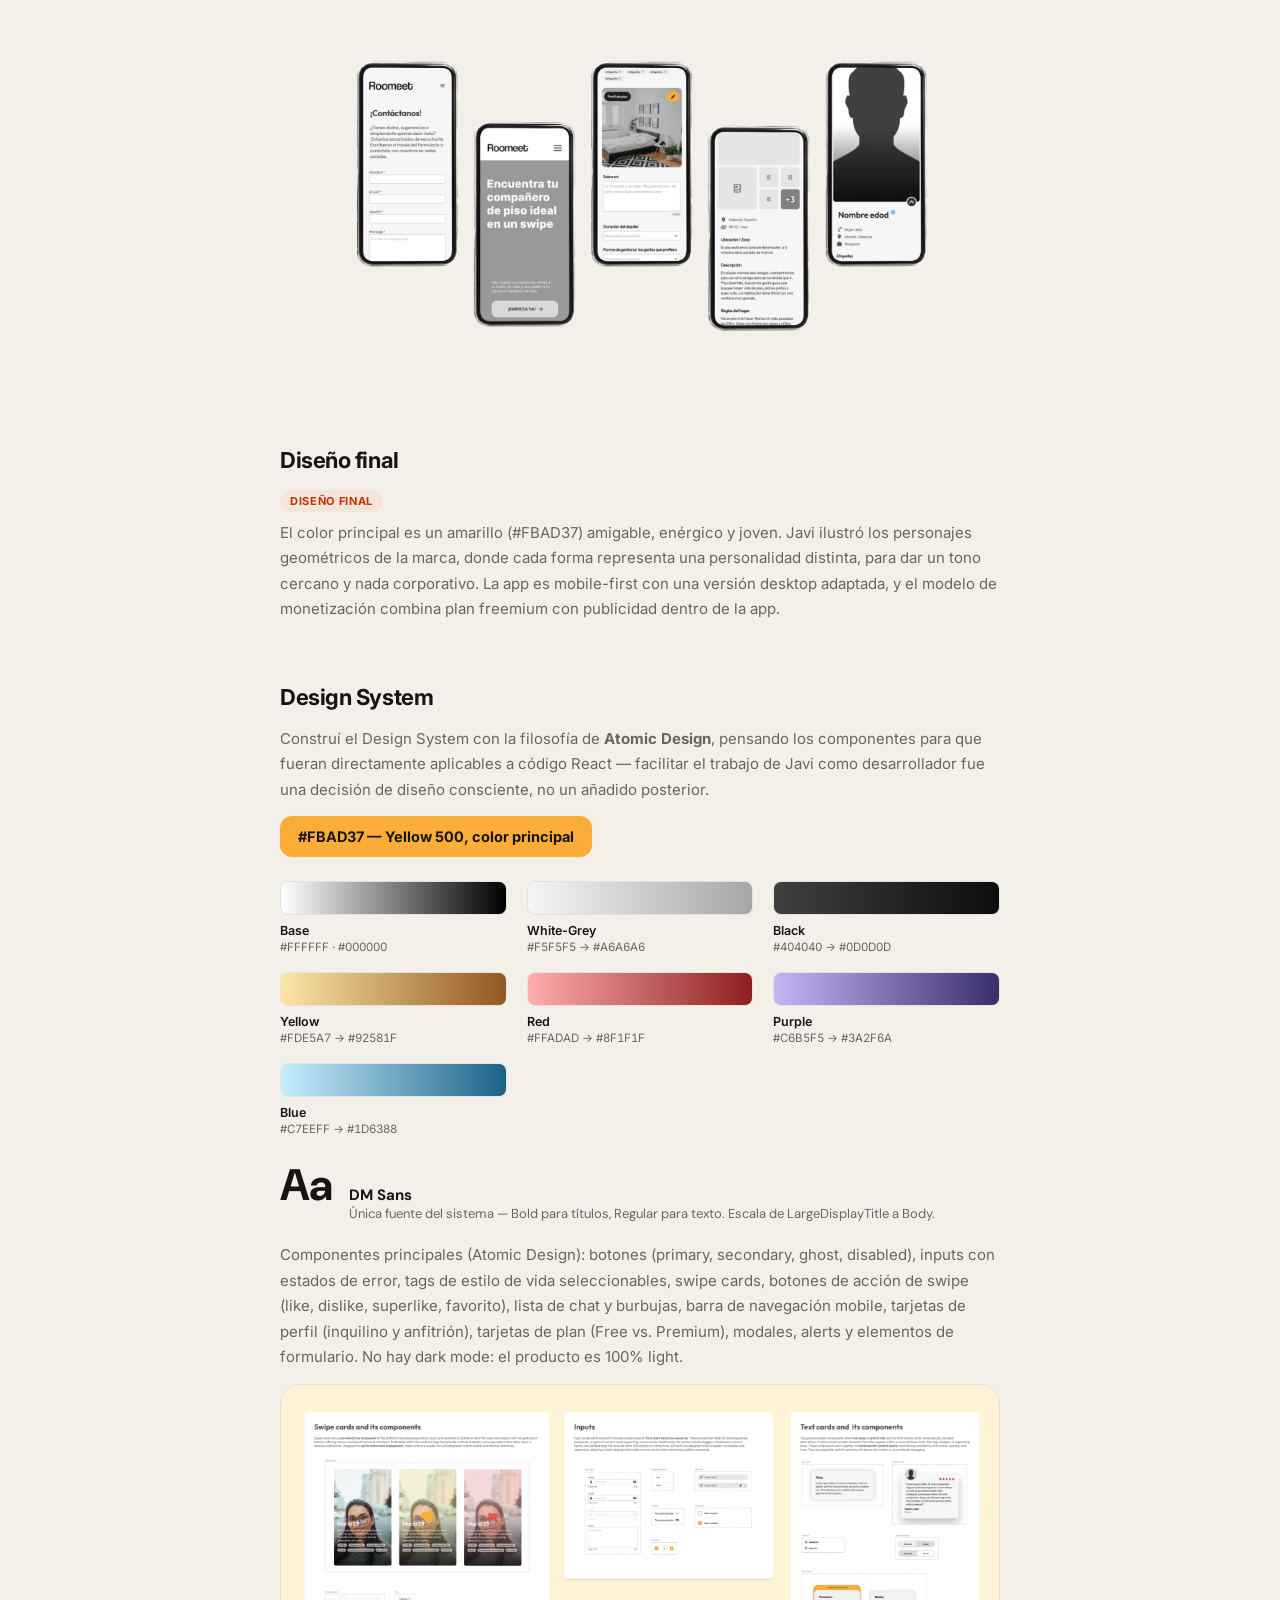
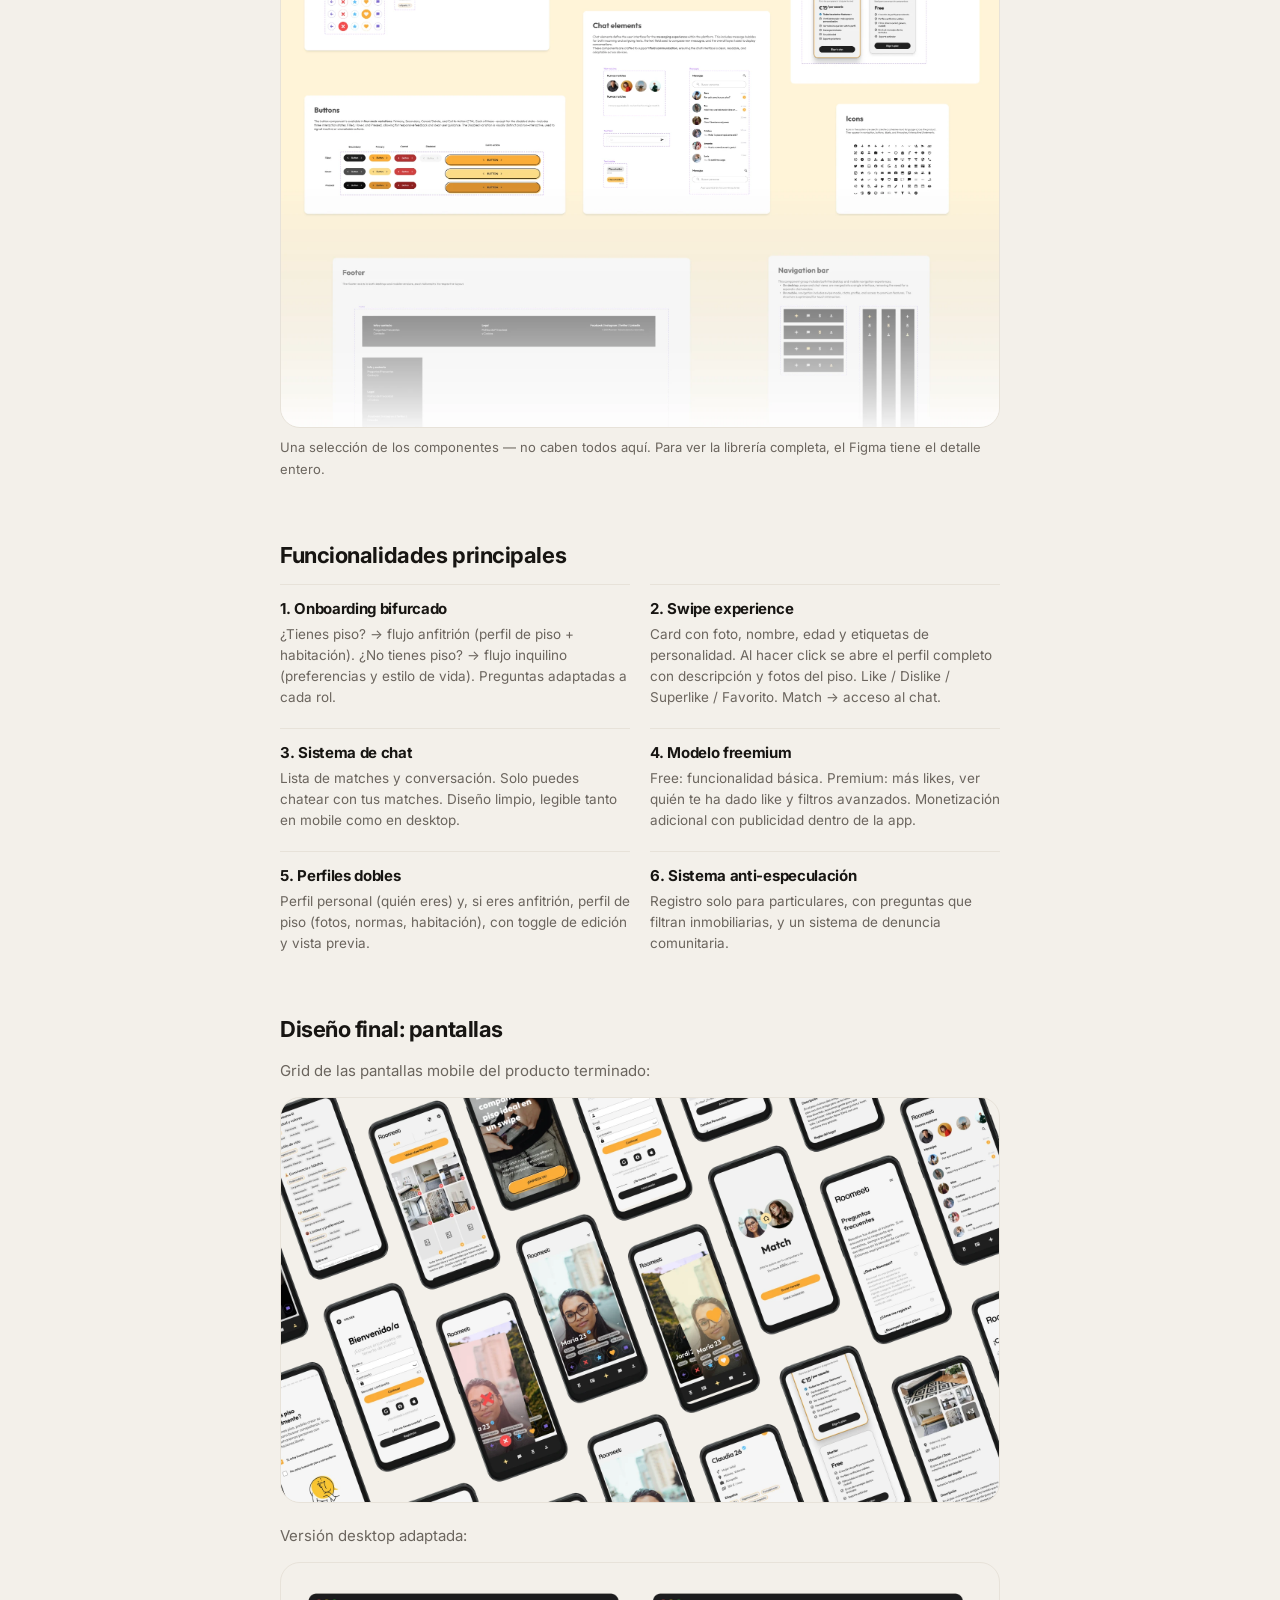
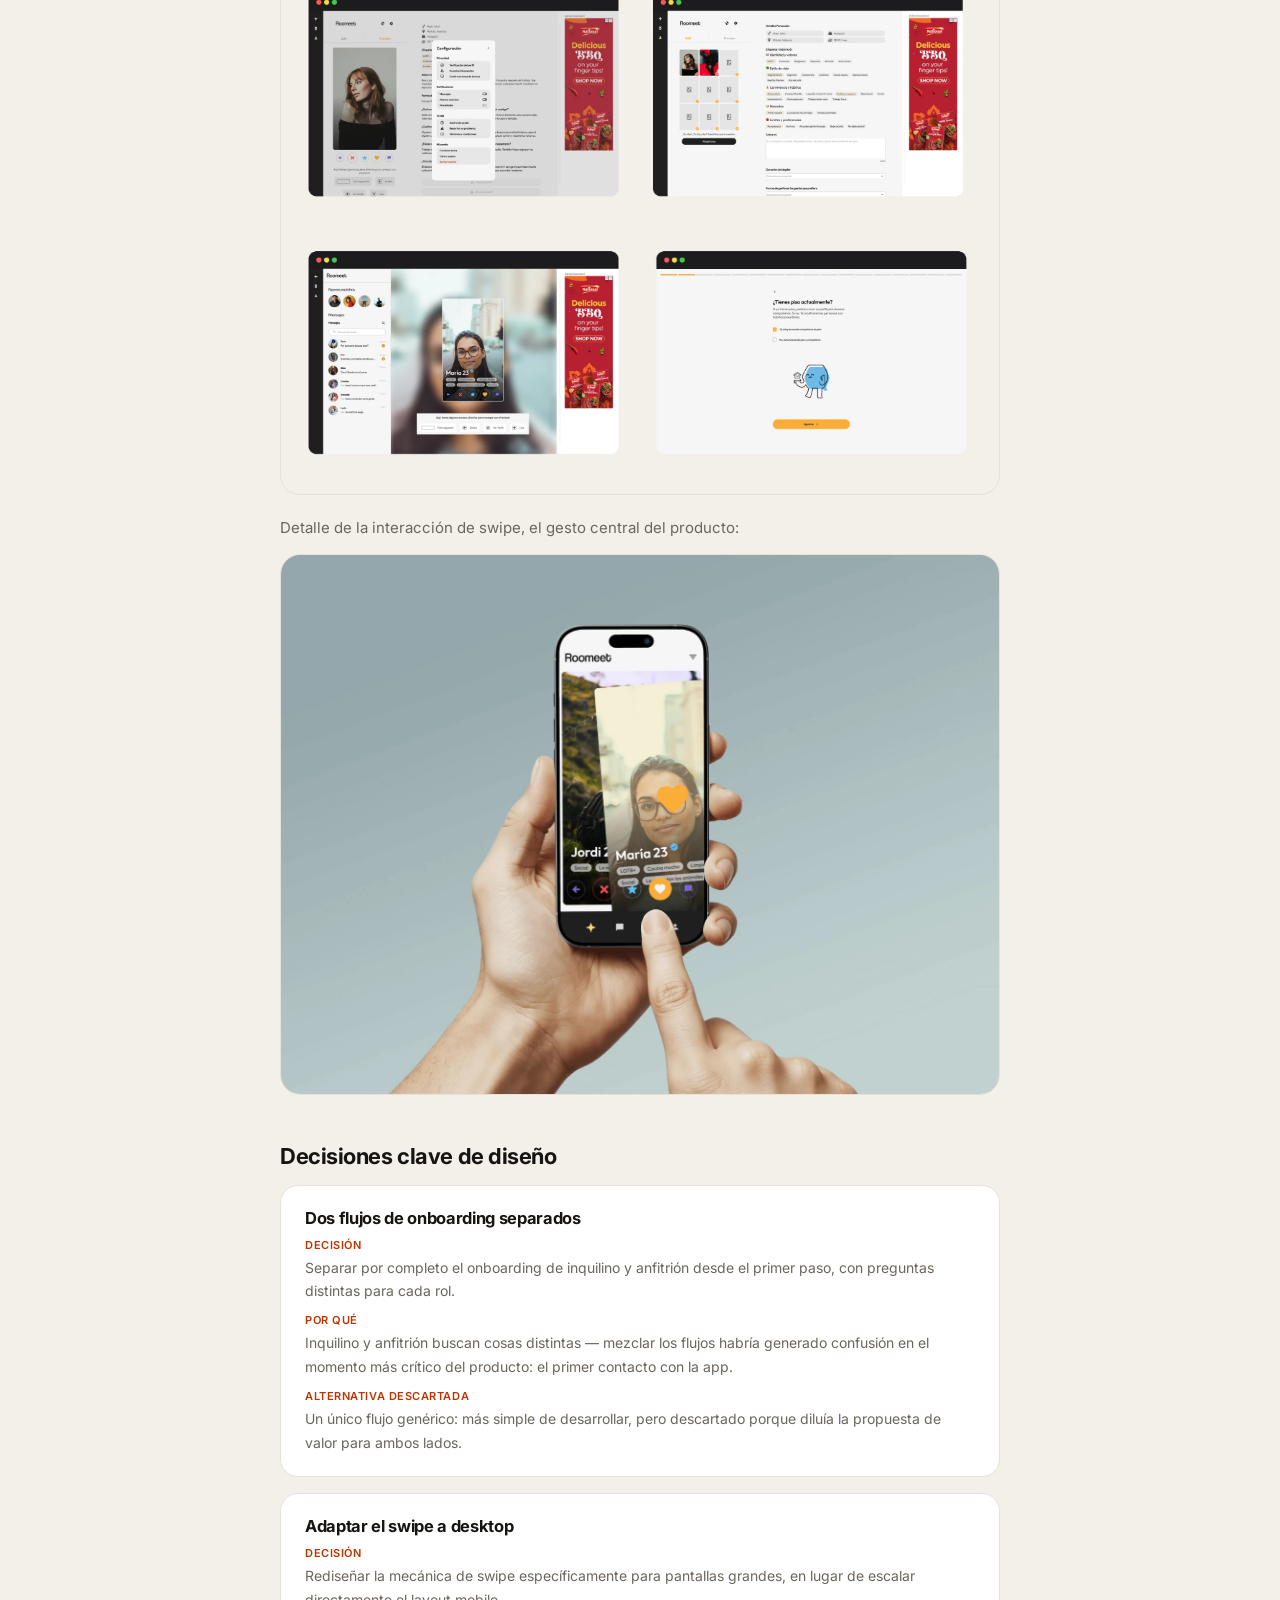
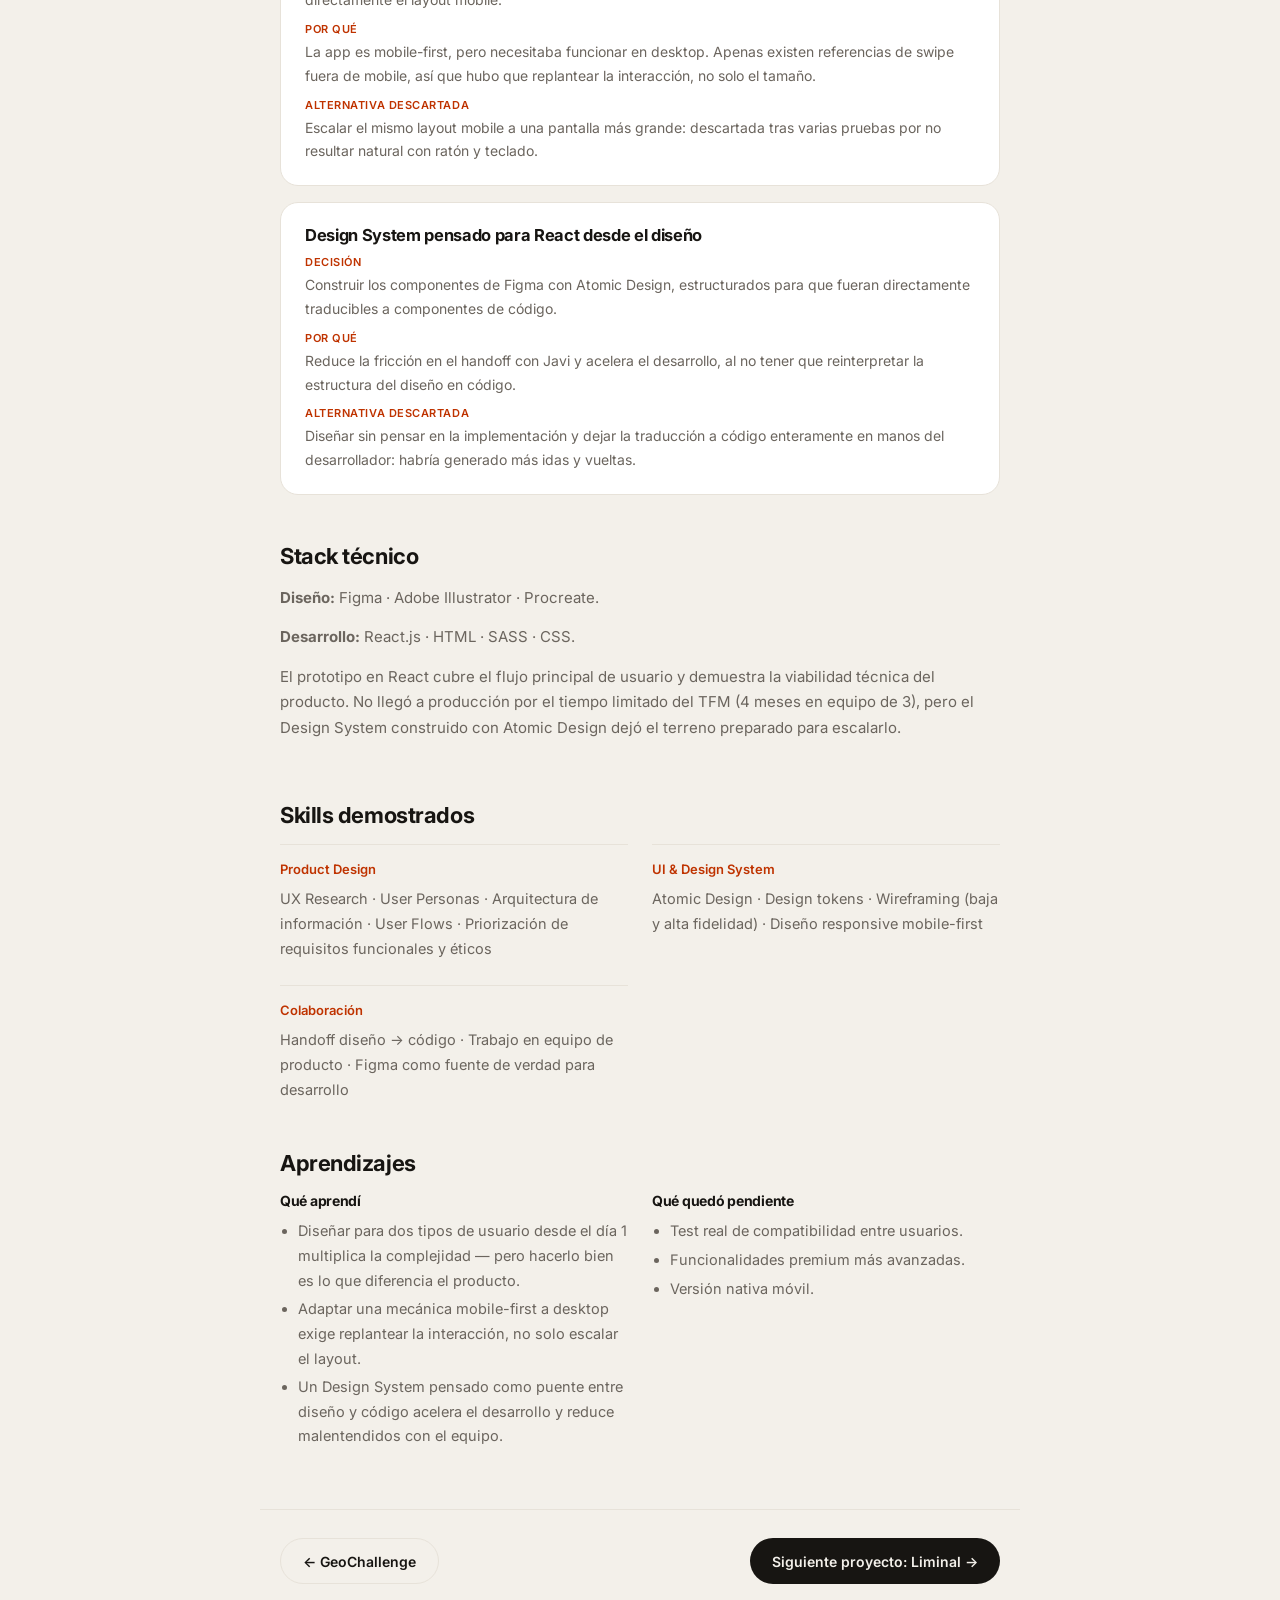
<file: proyectos/roomeet.html>
<!--
  CÓMO AÑADIR LAS FOTOS
  Sustituye cada bloque con clase "cs-placeholder" por una imagen real:
  <img class="cs-shot" src="../assets/projects/roomeet/nombre.jpg" alt="Descripción de la captura">
  (usa class="cs-shot" para que la imagen se pueda ampliar al clicar, igual que en GeoChallenge)
-->
<!doctype html>
<html lang="es" data-theme="light">
<head>
<meta charset="utf-8">
<meta name="viewport" content="width=device-width, initial-scale=1">
<title>Roomeet — Caso de estudio · Cristina Arias</title>
<meta name="description" content="Caso de estudio de Roomeet, plataforma de dos lados para encontrar compañero de piso, diseñada por Cristina Arias como TFM.">
<link rel="icon" type="image/svg+xml" href="/favicon.svg">
<link rel="apple-touch-icon" sizes="180x180" href="/apple-touch-icon.png">
<link rel="icon" type="image/png" sizes="32x32" href="/favicon-32x32.png">
<link rel="icon" type="image/png" sizes="16x16" href="/favicon-16x16.png">
<link rel="manifest" href="/site.webmanifest">
<link rel="preconnect" href="https://fonts.googleapis.com">
<link href="https://fonts.googleapis.com/css2?family=Inter:wght@400;500;600;700;800&family=DM+Sans:wght@400;500;700&display=swap" rel="stylesheet">
<link rel="stylesheet" href="../css/style.css">
<link rel="stylesheet" href="../css/case-study.css">
<style>
  /* Toque de identidad de Roomeet: CTA principal en su amarillo de marca */
  .cs-hero .btn-primary { background: #FBAD37; color: #171512; }
  .cs-hero .btn-primary:hover { opacity: 0.88; }
</style>
</head>
<body>

<a class="skip-link" href="#main-content" data-i18n="common.skipLink">Saltar al contenido principal</a>
<nav class="nav">
  <a href="../index.html" class="logo">Cristina<span>.</span></a>
  <div class="nav-pill" id="navPill">
    <a href="../index.html#work" data-i18n="common.nav.work">Trabajo</a>
    <a href="../index.html#sobremi" data-i18n="common.nav.about">Sobre mí</a>
    <a href="../index.html#contacto" data-i18n="common.nav.contact">Contacto</a>
  </div>
  <div class="nav-actions">
    <div class="lang-switch" role="group" aria-label="Idioma / Language">
      <button class="lang-btn active" data-lang="es">ES</button>
      <button class="lang-btn" data-lang="en">EN</button>
    </div>
    <button class="theme-toggle" id="themeToggle" aria-label="Cambiar tema">
      <span class="theme-dot"></span>
      <span class="theme-label" id="themeLabel">Oscuro</span>
    </button>
    <button class="nav-toggle" id="navToggle" aria-label="Abrir menú" aria-expanded="false">
      <span></span><span></span><span></span>
    </button>
  </div>
</nav>

<a class="breadcrumb container" href="../index.html" data-i18n="common.backToPortfolio">← Volver al portfolio</a>

<header class="cs-hero" id="main-content" tabindex="-1">
  <div class="eyebrow" data-i18n="roomeet.eyebrow">Trabajo final de máster · Nov 2024 – Jun 2025</div>
  <h1>Roomeet</h1>
  <p class="lead" data-i18n="roomeet.lead">Una plataforma de dos lados que conecta inquilinos y anfitriones por compatibilidad personal —hábitos, estilo de vida y valores— en vez de limitarse a anunciar habitaciones libres, aplicando al co-living la mecánica de swipe de las apps de citas.</p>
  <div class="hero-ctas">
    <a href="https://www.behance.net/gallery/231345231/Roomeet" target="_blank" rel="noopener" class="btn btn-primary" data-i18n="roomeet.ctaBehance">Ver case study en Behance</a>
    <a href="https://www.figma.com/design/LXzunRluXxB3RugOLD9Q4V/" target="_blank" rel="noopener" class="btn btn-secondary" data-i18n="roomeet.ctaFigma">Ver Design System en Figma</a>
  </div>

  <div class="cs-meta-grid">
    <div>
      <div class="cs-meta-label" data-i18n="common.meta.role">Rol</div>
      <div class="cs-meta-value" data-i18n="roomeet.meta.role">Diseño de producto (100%) — equipo de 3</div>
    </div>
    <div>
      <div class="cs-meta-label" data-i18n="common.meta.duration">Duración</div>
      <div class="cs-meta-value" data-i18n="roomeet.meta.duration">4 meses · TFM ESAT</div>
    </div>
    <div>
      <div class="cs-meta-label" data-i18n="common.meta.tools">Herramientas</div>
      <div class="cs-meta-value">Figma · Illustrator · Procreate · React</div>
    </div>
    <div>
      <div class="cs-meta-label" data-i18n="common.meta.status">Estado</div>
      <div class="cs-meta-value" data-i18n="roomeet.meta.status">Prototipo / Case study</div>
    </div>
  </div>
</header>

<div class="cs-cover">
  <img src="../assets/projects/roomeet/hero-mockup.webp" alt="Mockup hero de Roomeet con varias pantallas de la app y la mascota ilustrada de la marca">
</div>

<section class="cs-section">
  <h2 class="cs-section-title" data-i18n="common.sections.summary">Resumen rápido</h2>
  <ul class="cs-summary-list">
    <li><b data-i18n="common.summaryLabels.problem">Problema</b> <span data-i18n="roomeet.summary.problem">Encontrar compañero de piso es un proceso informal y caótico: la gente joven acaba buscando por Instagram o Twitter porque plataformas como Badi o Idealista se centran en el piso, no en si vas a encajar con quien vas a vivir.</span></li>
    <li><b data-i18n="common.summaryLabels.solution">Solución</b> <span data-i18n="roomeet.summary.solution">Una plataforma de dos lados con mecánica de swipe (como las apps de citas, pero para encontrar con quién vivir) que conecta a inquilinos y anfitriones por compatibilidad personal, hábitos y estilo de vida, con modelo freemium.</span></li>
    <li><b data-i18n="common.summaryLabels.role">Mi rol</b> <span data-i18n="roomeet.summary.role">Diseño end-to-end al 100%: research, personas, arquitectura, flujos, wireframes, diseño final y el Design System completo, en un equipo de 3 personas.</span></li>
    <li><b data-i18n="common.summaryLabels.result">Resultado</b> <span data-i18n="roomeet.summary.result">Case study completo publicado en Behance, Design System documentado en Figma y un prototipo funcional en React que cubre el flujo principal.</span></li>
  </ul>
</section>

<section class="cs-section">
  <h2 class="cs-section-title" data-i18n="common.sections.context">El contexto y el problema</h2>
  <p data-i18n="roomeet.context.p1">Compartir piso es cada vez más habitual entre la gente joven, pero encontrar a alguien compatible es frustrante y caótico. Plataformas como Badi o Idealista se centran en el piso, no en las personas — así que la mayoría acaba recurriendo a Instagram Stories o Twitter para buscar compañero de piso: un proceso informal, ineficiente y sin ningún filtro real de compatibilidad.</p>
  <p data-i18n-html="roomeet.context.p2">Al investigar, vi que en realidad había dos problemas distintos escondidos en uno: el inquilino busca una habitación <em>y</em> una persona con la que encajar; el anfitrión busca a alguien que encaje con la dinámica de su piso. Ninguna plataforma resolvía los dos lados con la misma experiencia — ahí estaba el hueco: nadie había aplicado la mecánica de swipe, tan familiar por las apps de citas, al co-living con filtros reales de estilo de vida.</p>
  <p data-i18n="roomeet.context.p3">También decidí construir Roomeet sobre unos valores de producto claros: inclusión e interseccionalidad, rechazo explícito a la especulación inmobiliaria, registro solo para particulares (inmobiliarias y especuladores bloqueados) y un sistema de denuncia comunitaria.</p>
  <img class="cs-shot" src="../assets/projects/roomeet/problem-social.gif" alt="Capturas de búsquedas reales de compañero de piso en Twitter e Instagram">
</section>

<section class="cs-section">
  <h2 class="cs-section-title" data-i18n="roomeet.teamTitle">Mi rol y equipo</h2>
  <p data-i18n="roomeet.teamP">El research, las personas, la arquitectura, los flujos y las decisiones de producto los trabajamos en equipo entre los tres. Ya en la fase de diseño —wireframes, diseño final y el Design System completo— me encargué yo sola. Javi se encargó del desarrollo en React y de las ilustraciones de los personajes geométricos, y Noah dio apoyo al equipo; colaboré de cerca con Javi para que el Design System fuera directamente traducible a código.</p>
  <div class="stats" style="flex-wrap:wrap; gap:24px 32px;">
    <div>
      <div class="stat-num">100%</div>
      <div class="stat-label" data-i18n="roomeet.stats.s1">del diseño, de mi responsabilidad</div>
    </div>
    <div>
      <div class="stat-num">4</div>
      <div class="stat-label" data-i18n="roomeet.stats.s2">meses de proyecto</div>
    </div>
    <div>
      <div class="stat-num">3</div>
      <div class="stat-label" data-i18n="roomeet.stats.s3">personas en el equipo</div>
    </div>
  </div>
</section>

<section class="cs-section">
  <h2 class="cs-section-title" data-i18n="roomeet.researchTitle">Research y personas</h2>
  <span class="cs-phase-label">Research</span>
  <ul data-i18n-html="roomeet.researchList">
    <li>Analizamos la competencia directa: Badi, Idealista, y también Tinder como referencia de mecánica.</li>
    <li>Investigamos cómo busca piso la gente joven hoy en día.</li>
    <li>Insight clave: el mercado informal (redes sociales) domina porque las plataformas formales no priorizan la compatibilidad personal.</li>
  </ul>
  <p data-i18n="roomeet.personasIntro">A partir de ese research construimos tres personas para guiar el diseño:</p>
  <div class="cs-gallery-3">
    <figure class="cs-figure">
      <img class="cs-shot" src="../assets/projects/roomeet/persona-pablo.png" alt="Ficha de research de Pablo, 27 años, Barcelona, anfitrión con habitación libre">
    </figure>
    <figure class="cs-figure">
      <img class="cs-shot" src="../assets/projects/roomeet/persona-ana.png" alt="Ficha de research de Ana, 21 años, Madrid, estudiante buscando su primer piso compartido">
    </figure>
    <figure class="cs-figure">
      <img class="cs-shot" src="../assets/projects/roomeet/persona-claudia.png" alt="Ficha de research de Claudia, 26 años, Valencia, inquilina recién llegada a la ciudad">
    </figure>
  </div>
</section>

<section class="cs-section">
  <h2 class="cs-section-title" data-i18n="roomeet.archTitle">Arquitectura</h2>
  <span class="cs-phase-label" data-i18n="roomeet.phaseDefinition">Definición</span>
  <p data-i18n-html="roomeet.arch.p1">El objetivo quedó claro tras el research: conectar personas compatibles, no solo pisos. La decisión de diseño más importante del proyecto salió de aquí: separar los flujos de <b>inquilino</b> y <b>anfitrión</b> desde el propio onboarding, porque buscan cosas distintas — mezclarlos habría generado confusión, aunque hubiera simplificado el desarrollo.</p>
  <p data-i18n="roomeet.arch.p2">Mapeamos el sitemap completo del producto: Landing, flujo de registro y "Modo App" (una vez dentro), que incluye Swipe, Chats, Perfil, Galería y Premium.</p>
  <img class="cs-shot" src="../assets/projects/roomeet/sitemap.webp" alt="Sitemap completo de Roomeet: Landing, flujo de registro y Modo App con Swipe, Chats, Perfil, Galería y Premium">
</section>

<section class="cs-section">
  <h2 class="cs-section-title">User Flow</h2>
  <span class="cs-phase-label">User Flow</span>
  <p data-i18n="roomeet.userFlow.p1">Mapeamos el flujo completo en Figma, desde el primer acceso hasta el match y la conversación. Esto permitió detectar puntos de fricción antes de construir nada: un onboarding demasiado largo, el momento de decidir el plan premium, y la gestión de varios matches a la vez.</p>
  <img class="cs-shot" src="../assets/projects/roomeet/user-flow.webp" alt="Diagrama de user flow completo de Roomeet, desde la entrada a la web hasta el match y la conversación">
  <p style="margin-top:8px; font-size:13px;" data-i18n="roomeet.userFlow.hint">Clic sobre el diagrama para verlo a tamaño completo.</p>
</section>

<section class="cs-section">
  <h2 class="cs-section-title">Wireframes</h2>
  <span class="cs-phase-label">Wireframes</span>
  <p data-i18n="roomeet.wireframesP">Los wireframes de baja fidelidad los hice yo, aunque las ideas y las decisiones sobre qué mantener y qué descartar fueron conjuntas entre los tres; la alta fidelidad también fue responsabilidad mía en solitario. Las pantallas de swipe pasaron por varios rediseños para adaptarlas a desktop — la app se pensó mobile-first, pero tenía que funcionar bien también en pantalla grande, y ese fue el mayor reto de adaptación: apenas hay referentes de swipe fuera de mobile.</p>
  <img class="cs-plain-img" src="../assets/projects/roomeet/wireframes-mobile.webp" alt="Grid de wireframes mobile de Roomeet: formulario de contacto, landing, perfil de piso, galería y perfil personal">
</section>

<section class="cs-section">
  <h2 class="cs-section-title" data-i18n="roomeet.finalDesignTitle">Diseño final</h2>
  <span class="cs-phase-label" data-i18n="roomeet.finalDesignTitle">Diseño final</span>
  <p data-i18n="roomeet.finalDesignP">El color principal es un amarillo (#FBAD37) amigable, enérgico y joven. Javi ilustró los personajes geométricos de la marca, donde cada forma representa una personalidad distinta, para dar un tono cercano y nada corporativo. La app es mobile-first con una versión desktop adaptada, y el modelo de monetización combina plan freemium con publicidad dentro de la app.</p>
</section>

<section class="cs-section">
  <h2 class="cs-section-title">Design System</h2>
  <p data-i18n-html="roomeet.dsIntro">Construí el Design System con la filosofía de <b>Atomic Design</b>, pensando los componentes para que fueran directamente aplicables a código React — facilitar el trabajo de Javi como desarrollador fue una decisión de diseño consciente, no un añadido posterior.</p>

  <div class="cs-brand-chip" style="background:#FBAD37; color:#171512;" data-i18n="roomeet.brandChip">#FBAD37 — Yellow 500, color principal</div>

  <div class="cs-palette-grid">
    <div>
      <div class="cs-color-scale" style="background:linear-gradient(to right,#FFFFFF,#000000);"></div>
      <div class="cs-palette-name">Base</div>
      <div class="cs-palette-hex">#FFFFFF · #000000</div>
    </div>
    <div>
      <div class="cs-color-scale" style="background:linear-gradient(to right,#F5F5F5,#A6A6A6);"></div>
      <div class="cs-palette-name">White-Grey</div>
      <div class="cs-palette-hex">#F5F5F5 → #A6A6A6</div>
    </div>
    <div>
      <div class="cs-color-scale" style="background:linear-gradient(to right,#404040,#0D0D0D);"></div>
      <div class="cs-palette-name">Black</div>
      <div class="cs-palette-hex">#404040 → #0D0D0D</div>
    </div>
    <div>
      <div class="cs-color-scale" style="background:linear-gradient(to right,#FDE5A7,#92581F);"></div>
      <div class="cs-palette-name">Yellow</div>
      <div class="cs-palette-hex">#FDE5A7 → #92581F</div>
    </div>
    <div>
      <div class="cs-color-scale" style="background:linear-gradient(to right,#FFADAD,#8F1F1F);"></div>
      <div class="cs-palette-name">Red</div>
      <div class="cs-palette-hex">#FFADAD → #8F1F1F</div>
    </div>
    <div>
      <div class="cs-color-scale" style="background:linear-gradient(to right,#C6B5F5,#3A2F6A);"></div>
      <div class="cs-palette-name">Purple</div>
      <div class="cs-palette-hex">#C6B5F5 → #3A2F6A</div>
    </div>
    <div>
      <div class="cs-color-scale" style="background:linear-gradient(to right,#C7EEFF,#1D6388);"></div>
      <div class="cs-palette-name">Blue</div>
      <div class="cs-palette-hex">#C7EEFF → #1D6388</div>
    </div>
  </div>

  <div style="font-family:'DM Sans', sans-serif; display:flex; align-items:baseline; gap:16px; margin-bottom:20px;">
    <div style="font-size:44px; font-weight:700;">Aa</div>
    <div>
      <div style="font-weight:700; font-size:15px;">DM Sans</div>
      <div style="font-size:13px; color:var(--text-muted);" data-i18n="roomeet.typography">Única fuente del sistema — Bold para títulos, Regular para texto. Escala de LargeDisplayTitle a Body.</div>
    </div>
  </div>

  <p data-i18n="roomeet.componentsP">Componentes principales (Atomic Design): botones (primary, secondary, ghost, disabled), inputs con estados de error, tags de estilo de vida seleccionables, swipe cards, botones de acción de swipe (like, dislike, superlike, favorito), lista de chat y burbujas, barra de navegación mobile, tarjetas de perfil (inquilino y anfitrión), tarjetas de plan (Free vs. Premium), modales, alerts y elementos de formulario. No hay dark mode: el producto es 100% light.</p>

  <img class="cs-shot" src="../assets/projects/roomeet/design-system-components.webp" alt="Selección de componentes del Design System de Roomeet: swipe cards, inputs, text cards, chat, botones, iconos, footer y navegación">
  <p style="margin-top:8px; font-size:13px;" data-i18n-html="roomeet.componentsCaption">Una selección de los componentes — no caben todos aquí. Para ver la librería completa, el <a class="link" href="https://www.figma.com/design/LXzunRluXxB3RugOLD9Q4V/" target="_blank" rel="noopener">Figma</a> tiene el detalle entero.</p>
</section>

<section class="cs-section">
  <h2 class="cs-section-title" data-i18n="roomeet.featuresTitle">Funcionalidades principales</h2>
  <div class="cs-feature-grid">
    <div class="cs-feature" data-i18n-html="roomeet.features.f1">
      <h3>1. Onboarding bifurcado</h3>
      <p>¿Tienes piso? → flujo anfitrión (perfil de piso + habitación). ¿No tienes piso? → flujo inquilino (preferencias y estilo de vida). Preguntas adaptadas a cada rol.</p>
    </div>
    <div class="cs-feature" data-i18n-html="roomeet.features.f2">
      <h3>2. Swipe experience</h3>
      <p>Card con foto, nombre, edad y etiquetas de personalidad. Al hacer click se abre el perfil completo con descripción y fotos del piso. Like / Dislike / Superlike / Favorito. Match → acceso al chat.</p>
    </div>
    <div class="cs-feature" data-i18n-html="roomeet.features.f3">
      <h3>3. Sistema de chat</h3>
      <p>Lista de matches y conversación. Solo puedes chatear con tus matches. Diseño limpio, legible tanto en mobile como en desktop.</p>
    </div>
    <div class="cs-feature" data-i18n-html="roomeet.features.f4">
      <h3>4. Modelo freemium</h3>
      <p>Free: funcionalidad básica. Premium: más likes, ver quién te ha dado like y filtros avanzados. Monetización adicional con publicidad dentro de la app.</p>
    </div>
    <div class="cs-feature" data-i18n-html="roomeet.features.f5">
      <h3>5. Perfiles dobles</h3>
      <p>Perfil personal (quién eres) y, si eres anfitrión, perfil de piso (fotos, normas, habitación), con toggle de edición y vista previa.</p>
    </div>
    <div class="cs-feature" data-i18n-html="roomeet.features.f6">
      <h3>6. Sistema anti-especulación</h3>
      <p>Registro solo para particulares, con preguntas que filtran inmobiliarias, y un sistema de denuncia comunitaria.</p>
    </div>
  </div>
</section>

<section class="cs-section">
  <h2 class="cs-section-title" data-i18n="roomeet.finalScreensTitle">Diseño final: pantallas</h2>
  <p data-i18n="roomeet.finalScreens.p1">Grid de las pantallas mobile del producto terminado:</p>
  <img class="cs-shot" src="../assets/projects/roomeet/final-mobile-grid.webp" alt="Grid de todas las pantallas mobile finales de Roomeet: onboarding, swipe, match, chat y FAQ">

  <p style="margin-top:20px;" data-i18n="roomeet.finalScreens.p2">Versión desktop adaptada:</p>
  <img class="cs-shot" src="../assets/projects/roomeet/final-desktop.webp" alt="Pantallas de la versión desktop de Roomeet: perfil, configuración, chat y onboarding">

  <p style="margin-top:20px;" data-i18n="roomeet.finalScreens.p3">Detalle de la interacción de swipe, el gesto central del producto:</p>
  <img class="cs-shot" src="../assets/projects/roomeet/detail-swipe.webp" alt="Detalle de la tarjeta de swipe en acción, sujetada con la mano sobre un móvil">
</section>

<section class="cs-section">
  <h2 class="cs-section-title" data-i18n="common.sections.decisions">Decisiones clave de diseño</h2>
  <div class="cs-decision-grid">
    <div class="cs-decision-card">
      <h3 data-i18n="roomeet.decisions.d1.title">Dos flujos de onboarding separados</h3>
      <div class="cs-decision-row">
        <span class="cs-decision-label" data-i18n="common.decision.decision">Decisión</span>
        <p data-i18n="roomeet.decisions.d1.decision">Separar por completo el onboarding de inquilino y anfitrión desde el primer paso, con preguntas distintas para cada rol.</p>
      </div>
      <div class="cs-decision-row">
        <span class="cs-decision-label" data-i18n="common.decision.why">Por qué</span>
        <p data-i18n="roomeet.decisions.d1.why">Inquilino y anfitrión buscan cosas distintas — mezclar los flujos habría generado confusión en el momento más crítico del producto: el primer contacto con la app.</p>
      </div>
      <div class="cs-decision-row">
        <span class="cs-decision-label" data-i18n="common.decision.alt">Alternativa descartada</span>
        <p data-i18n="roomeet.decisions.d1.alt">Un único flujo genérico: más simple de desarrollar, pero descartado porque diluía la propuesta de valor para ambos lados.</p>
      </div>
    </div>

    <div class="cs-decision-card">
      <h3 data-i18n="roomeet.decisions.d2.title">Adaptar el swipe a desktop</h3>
      <div class="cs-decision-row">
        <span class="cs-decision-label" data-i18n="common.decision.decision">Decisión</span>
        <p data-i18n="roomeet.decisions.d2.decision">Rediseñar la mecánica de swipe específicamente para pantallas grandes, en lugar de escalar directamente el layout mobile.</p>
      </div>
      <div class="cs-decision-row">
        <span class="cs-decision-label" data-i18n="common.decision.why">Por qué</span>
        <p data-i18n="roomeet.decisions.d2.why">La app es mobile-first, pero necesitaba funcionar en desktop. Apenas existen referencias de swipe fuera de mobile, así que hubo que replantear la interacción, no solo el tamaño.</p>
      </div>
      <div class="cs-decision-row">
        <span class="cs-decision-label" data-i18n="common.decision.alt">Alternativa descartada</span>
        <p data-i18n="roomeet.decisions.d2.alt">Escalar el mismo layout mobile a una pantalla más grande: descartada tras varias pruebas por no resultar natural con ratón y teclado.</p>
      </div>
    </div>

    <div class="cs-decision-card">
      <h3 data-i18n="roomeet.decisions.d3.title">Design System pensado para React desde el diseño</h3>
      <div class="cs-decision-row">
        <span class="cs-decision-label" data-i18n="common.decision.decision">Decisión</span>
        <p data-i18n="roomeet.decisions.d3.decision">Construir los componentes de Figma con Atomic Design, estructurados para que fueran directamente traducibles a componentes de código.</p>
      </div>
      <div class="cs-decision-row">
        <span class="cs-decision-label" data-i18n="common.decision.why">Por qué</span>
        <p data-i18n="roomeet.decisions.d3.why">Reduce la fricción en el handoff con Javi y acelera el desarrollo, al no tener que reinterpretar la estructura del diseño en código.</p>
      </div>
      <div class="cs-decision-row">
        <span class="cs-decision-label" data-i18n="common.decision.alt">Alternativa descartada</span>
        <p data-i18n="roomeet.decisions.d3.alt">Diseñar sin pensar en la implementación y dejar la traducción a código enteramente en manos del desarrollador: habría generado más idas y vueltas.</p>
      </div>
    </div>
  </div>
</section>

<section class="cs-section">
  <h2 class="cs-section-title" data-i18n="roomeet.stackTitle">Stack técnico</h2>
  <p><b data-i18n="roomeet.stack.designLabel">Diseño:</b> Figma · Adobe Illustrator · Procreate.</p>
  <p><b data-i18n="roomeet.stack.devLabel">Desarrollo:</b> React.js · HTML · SASS · CSS.</p>
  <p data-i18n="roomeet.stack.p">El prototipo en React cubre el flujo principal de usuario y demuestra la viabilidad técnica del producto. No llegó a producción por el tiempo limitado del TFM (4 meses en equipo de 3), pero el Design System construido con Atomic Design dejó el terreno preparado para escalarlo.</p>
</section>

<section class="cs-section">
  <h2 class="cs-section-title" data-i18n="roomeet.skillsTitle">Skills demostrados</h2>
  <div class="skills">
    <div class="skill-group">
      <div class="skill-title">Product Design</div>
      <div class="skill-items" data-i18n="roomeet.skills.g1">UX Research · User Personas · Arquitectura de información · User Flows · Priorización de requisitos funcionales y éticos</div>
    </div>
    <div class="skill-group">
      <div class="skill-title" data-i18n="roomeet.skills.g2title">UI &amp; Design System</div>
      <div class="skill-items" data-i18n="roomeet.skills.g2">Atomic Design · Design tokens · Wireframing (baja y alta fidelidad) · Diseño responsive mobile-first</div>
    </div>
    <div class="skill-group">
      <div class="skill-title" data-i18n="roomeet.skills.g3title">Colaboración</div>
      <div class="skill-items" data-i18n="roomeet.skills.g3">Handoff diseño → código · Trabajo en equipo de producto · Figma como fuente de verdad para desarrollo</div>
    </div>
  </div>
</section>

<section class="cs-section">
  <h2 class="cs-section-title" data-i18n="common.sections.learnings">Aprendizajes</h2>
  <div class="cs-learnings">
    <div class="cs-learnings-col">
      <h3 data-i18n="roomeet.learnings.title1">Qué aprendí</h3>
      <ul data-i18n-html="roomeet.learnings.list1">
        <li>Diseñar para dos tipos de usuario desde el día 1 multiplica la complejidad — pero hacerlo bien es lo que diferencia el producto.</li>
        <li>Adaptar una mecánica mobile-first a desktop exige replantear la interacción, no solo escalar el layout.</li>
        <li>Un Design System pensado como puente entre diseño y código acelera el desarrollo y reduce malentendidos con el equipo.</li>
      </ul>
    </div>
    <div class="cs-learnings-col">
      <h3 data-i18n="roomeet.learnings.title2">Qué quedó pendiente</h3>
      <ul data-i18n-html="roomeet.learnings.list2">
        <li>Test real de compatibilidad entre usuarios.</li>
        <li>Funcionalidades premium más avanzadas.</li>
        <li>Versión nativa móvil.</li>
      </ul>
    </div>
  </div>
</section>

<div class="cs-next">
  <a href="geochallenge.html" class="btn btn-secondary">← GeoChallenge</a>
  <a href="liminal.html" class="btn btn-primary"><span data-i18n="common.nextProject">Siguiente proyecto</span>: Liminal →</a>
</div>

<script src="../js/i18n.js"></script>
<script src="../js/main.js"></script>

</body>
</html>
</file>
<file: css/style.css>
:root {
  --bg: #F3F0EA;
  --surface: #FFFFFF;
  --text: #171512;
  --text-muted: #6B655E;
  --border: #E7E2D9;
  --accent: #FF5A1F;
  /* Darker than --accent: used for accent-colored TEXT on light backgrounds,
     where the raw accent orange falls below the WCAG AA 4.5:1 text contrast minimum. */
  --accent-text: #BF3300;
  /* Text color for content placed directly on an --accent background (buttons, active pills). */
  --on-accent: #171512;
  --nav-bg: rgba(243,240,234,0.55);
  --nav-border: rgba(23,21,18,0.08);
  --nav-pill-bg: rgba(255,255,255,0.55);
  --toggle-bg: #1D1B18;
  --toggle-text: #F4F1EA;
  --toggle-border: #2C2924;
}
[data-theme="dark"] {
  --bg: #141311;
  --surface: #1D1B18;
  --text: #F4F1EA;
  --text-muted: #A39C90;
  --border: #2C2924;
  /* Dark theme's page background is dark, so the raw accent orange already clears 4.5:1. */
  --accent-text: #FF5A1F;
  --nav-bg: rgba(20,19,17,0.55);
  --nav-border: rgba(244,241,234,0.10);
  --nav-pill-bg: rgba(244,241,234,0.06);
  --toggle-bg: #FFFFFF;
  --toggle-text: #171512;
  --toggle-border: #E7E2D9;
}

* { box-sizing: border-box; }
body {
  margin: 0;
  font-family: 'Inter', sans-serif;
  background: var(--bg);
  color: var(--text);
  transition: background 200ms ease, color 200ms ease;
}
a { text-decoration: none; color: inherit; }

/* SKIP LINK — hidden until keyboard-focused, lets keyboard/screen-reader users bypass the nav */
.skip-link {
  position: absolute; top: -100px; left: 12px; z-index: 100;
  background: var(--accent); color: var(--on-accent);
  padding: 10px 18px; border-radius: 8px; font-weight: 600; font-size: 14px;
  text-decoration: none; transition: top 150ms ease;
}
.skip-link:focus { top: 12px; }
h1, h2, h3 { font-weight: 700; letter-spacing: -0.02em; margin: 0; }
.container { max-width: 1080px; margin: 0 auto; padding: 0 20px; }

/* NAV */
.nav {
  position: sticky; top: 0; z-index: 20;
  display: flex; align-items: center; justify-content: space-between; gap: 12px;
  padding: 16px 20px;
  background: var(--nav-bg);
  -webkit-backdrop-filter: blur(18px) saturate(180%);
  backdrop-filter: blur(18px) saturate(180%);
  border-bottom: 1px solid var(--nav-border);
}
.logo { font-size: 18px; font-weight: 700; letter-spacing: -0.02em; flex-shrink: 0; }
.logo span { color: var(--accent-text); }
.nav-pill {
  display: flex; align-items: center; gap: 6px; flex-wrap: wrap;
  background: var(--nav-pill-bg); border: 1px solid var(--nav-border);
  border-radius: 999px; padding: 6px;
}
.nav-pill a { padding: 8px 14px; border-radius: 999px; font-size: 14px; font-weight: 500; transition: opacity 150ms; }
.nav-pill a:hover { opacity: 0.65; }
.nav-actions { display: flex; align-items: center; gap: 10px; flex-shrink: 0; }
.theme-toggle {
  display: flex; align-items: center; gap: 8px; height: 40px; padding: 0 14px;
  border-radius: 999px; border: 1px solid var(--toggle-border); background: var(--toggle-bg);
  color: var(--toggle-text); font-family: 'Inter', sans-serif; font-size: 13px; font-weight: 500; cursor: pointer;
  flex-shrink: 0; transition: background 200ms ease, color 200ms ease, border-color 200ms ease;
}
.theme-dot { width: 8px; height: 8px; border-radius: 50%; background: var(--accent); display: inline-block; }

/* LANGUAGE SWITCH */
.lang-switch { display: flex; align-items: center; gap: 2px; background: var(--nav-pill-bg); border: 1px solid var(--nav-border); border-radius: 999px; padding: 4px; flex-shrink: 0; }
.lang-btn {
  border: none; background: transparent; cursor: pointer;
  font-family: 'Inter', sans-serif; font-size: 12.5px; font-weight: 600; color: var(--text-muted);
  padding: 6px 11px; border-radius: 999px; transition: background 150ms, color 150ms;
}
.lang-btn.active { background: var(--surface); color: var(--text); }

/* MOBILE NAV TOGGLE (hamburger) */
.nav-toggle {
  display: none; flex-direction: column; justify-content: center; align-items: center; gap: 4px;
  width: 40px; height: 40px; border-radius: 999px; border: 1px solid var(--border);
  background: var(--surface); cursor: pointer; padding: 0; flex-shrink: 0;
}
.nav-toggle span { display: block; width: 16px; height: 2px; background: var(--text); border-radius: 2px; transition: transform 150ms ease, opacity 150ms ease; }
.nav-toggle[aria-expanded="true"] span:nth-child(1) { transform: translateY(6px) rotate(45deg); }
.nav-toggle[aria-expanded="true"] span:nth-child(2) { opacity: 0; }
.nav-toggle[aria-expanded="true"] span:nth-child(3) { transform: translateY(-6px) rotate(-45deg); }

@media (max-width: 700px) {
  .nav { flex-wrap: wrap; row-gap: 10px; }
  .nav-pill {
    order: 3; width: 100%;
    flex-direction: column; align-items: stretch; gap: 4px;
    display: none;
    border-radius: 16px;
  }
  .nav-pill.open { display: flex; }
  .nav-pill a { text-align: center; padding: 12px 14px; }
  .nav-toggle { display: flex; }
  .theme-toggle .theme-label { display: none; }
  .theme-toggle { width: 40px; padding: 0; justify-content: center; }
}

/* HERO */
.hero { max-width: 720px; margin: 0 auto; padding: 76px 20px 40px; display: flex; flex-direction: column; align-items: center; text-align: center; }

.avatar-wrap { perspective: 700px; display: inline-block; margin-bottom: 28px; }
.avatar { width: 96px; height: 96px; border-radius: 50%; object-fit: cover; object-position: 50% 20%; border: 2px solid var(--accent); display: block; transition: transform 500ms cubic-bezier(0.22, 1, 0.36, 1); will-change: transform; }

.eyebrow { font-size: 13px; letter-spacing: 0.08em; text-transform: uppercase; color: var(--accent-text); font-weight: 600; margin-bottom: 18px; }
.hero h1 { font-weight: 700; letter-spacing: -0.04em; line-height: 1.04; font-size: clamp(38px, 7vw, 64px); margin-bottom: 22px; }

.hero p.lead { font-size: 17px; line-height: 1.6; color: var(--text-muted); max-width: 520px; margin: 0 0 32px; }
.hero-ctas { display: flex; gap: 12px; flex-wrap: wrap; justify-content: center; }

/* HERO ENTRANCE ANIMATION */
@keyframes hero-fade-up {
  from { opacity: 0; transform: translateY(14px); }
  to { opacity: 1; transform: translateY(0); }
}
@keyframes word-stagger-in {
  from { opacity: 0; transform: translateY(0.3em); }
  to { opacity: 1; transform: translateY(0); }
}
.avatar-wrap { animation: hero-fade-up 0.6s ease-out both; }
.hero .eyebrow { animation: hero-fade-up 0.6s ease-out both 0.1s; }
.hero-title .stagger-word { display: inline-block; opacity: 0; animation: word-stagger-in 0.5s cubic-bezier(0.22, 1, 0.36, 1) both; }
.hero p.lead { animation: hero-fade-up 0.6s ease-out both 0.3s; }
.hero-ctas { animation: hero-fade-up 0.6s ease-out both 0.4s; }
.hero .tools { animation: hero-fade-up 0.6s ease-out both 0.5s; }

/* CTA ATTENTION PULSE — invites the click right after the entrance settles */
@keyframes cta-pulse-ring {
  0% { box-shadow: 0 0 0 0 rgba(255, 90, 31, 0.45); }
  70% { box-shadow: 0 0 0 14px rgba(255, 90, 31, 0); }
  100% { box-shadow: 0 0 0 0 rgba(255, 90, 31, 0); }
}
.hero-ctas .btn-primary { animation: cta-pulse-ring 1.6s ease-out 1.1s 3; }

@media (prefers-reduced-motion: reduce) {
  .avatar { transition: none; }
  .avatar-wrap, .hero .eyebrow, .hero p.lead, .hero-ctas, .hero .tools, .hero-ctas .btn-primary {
    animation: none;
  }
  .hero-title .stagger-word { animation: none; opacity: 1; }
}
.btn { display: inline-flex; align-items: center; height: 46px; padding: 0 22px; border-radius: 999px; font-size: 14px; font-weight: 600; }
.btn-primary { background: var(--text); color: var(--bg); }
.btn-secondary { border: 1px solid var(--border); color: var(--text); }

.tools { margin-top: 52px; display: flex; gap: 10px; flex-wrap: wrap; justify-content: center; padding-top: 32px; border-top: 1px solid var(--border); width: 100%; }
.chip { font-size: 13px; font-weight: 500; padding: 8px 14px; border-radius: 999px; background: var(--surface); border: 1px solid var(--border); color: var(--text-muted); }

/* WORK */
.section { padding: 24px 20px 20px; }
.section-title { font-size: 28px; margin-bottom: 20px; }
.filters { display: flex; gap: 8px; flex-wrap: wrap; margin-bottom: 24px; }
.filter-btn {
  height: 38px; padding: 0 16px; border-radius: 999px; font-size: 13.5px; font-weight: 600; cursor: pointer;
  background: var(--surface); color: var(--text-muted); border: 1px solid var(--border);
  font-family: 'Inter', sans-serif;
}
.filter-btn.active { background: var(--accent); color: var(--on-accent); border-color: var(--accent); }
.filter-btn:hover { opacity: 0.85; }

.cards { display: grid; grid-template-columns: 1fr; gap: 20px; }
@media (min-width: 720px) { .cards { grid-template-columns: repeat(2, minmax(0,1fr)); } }

.card {
  background: var(--surface); border: 1px solid var(--border); border-radius: 20px; padding: 26px;
  display: flex; flex-direction: column; gap: 14px; transition: transform 160ms ease, border-color 160ms ease;
}
.card:hover { transform: translateY(-2px); }
.card.hidden { display: none; }
.card-top { display: flex; align-items: center; justify-content: space-between; gap: 10px; }
.mark { width: 40px; height: 40px; border-radius: 12px; display: flex; align-items: center; justify-content: center; font-weight: 700; font-size: 16px; flex-shrink: 0; }
.mark img { width: 24px; height: 24px; object-fit: contain; display: block; }
.badge { font-size: 11px; letter-spacing: 0.04em; text-transform: uppercase; color: var(--accent-text); border: 1px solid var(--accent-text); border-radius: 999px; padding: 4px 10px; }
.eyebrow-small { font-size: 12px; letter-spacing: 0.05em; text-transform: uppercase; color: var(--text-muted); margin-bottom: 6px; }
.card h3 { font-size: 21px; margin-bottom: 8px; }
.card p.desc { margin: 0; font-size: 14.5px; line-height: 1.55; color: var(--text-muted); }
.card .tags { font-size: 12.5px; color: var(--text-muted); padding-top: 10px; border-top: 1px solid var(--border); }
.card .card-links { display: flex; flex-direction: column; gap: 8px; padding-top: 4px; }
.card .link {
  display: flex; align-items: center; justify-content: center;
  font-size: 13.5px; font-weight: 600; text-decoration: none; text-align: center;
  padding: 11px 16px; border-radius: 999px;
  transition: transform 150ms ease, background 150ms ease, border-color 150ms ease, opacity 150ms ease, color 150ms ease;
}
.card .link:hover { transform: translateY(-1px); }
.card .link:nth-of-type(1) { background: var(--accent); color: var(--on-accent); }
.card .link:nth-of-type(1):hover { opacity: 0.88; }
.card .link:nth-of-type(2) { border: 1px solid var(--border); color: var(--text); }
.card .link:nth-of-type(2):hover { border-color: var(--accent-text); color: var(--accent-text); }

/* SOBRE MI */
.about-box { background: var(--surface); border: 1px solid var(--border); border-radius: 24px; padding: 40px 28px; display: flex; flex-direction: column; gap: 32px; }
.about-box p { font-size: 15.5px; line-height: 1.65; color: var(--text-muted); max-width: 720px; margin: 0; }
.stats { display: flex; gap: 28px; flex-wrap: wrap; padding-top: 4px; }
.stat-num { font-size: 24px; font-weight: 700; color: var(--accent-text); }
.stat-label { font-size: 13px; color: var(--text-muted); }
.timeline-title { font-size: 13px; font-weight: 600; color: var(--accent-text); margin: 24px 0 4px; }
.timeline { display: flex; flex-direction: column; padding-top: 8px; border-top: 1px solid var(--border); }
.tl-item { display: flex; gap: 16px; align-items: stretch; }
.tl-marker { display: flex; flex-direction: column; align-items: center; width: 12px; flex-shrink: 0; }
.tl-dot { width: 10px; height: 10px; border-radius: 50%; background: var(--text-muted); margin-top: 6px; flex-shrink: 0; }
.tl-item:last-child .tl-dot { background: var(--accent); }
.tl-line { flex: 1; width: 1px; background: var(--border); margin-top: 4px; }
.tl-item:last-child .tl-line { background: transparent; }
.tl-content { padding-bottom: 26px; flex: 1; }
.tl-period { font-size: 12.5px; font-weight: 600; color: var(--text-muted); margin-bottom: 4px; }
.tl-heading { font-weight: 700; letter-spacing: -0.01em; font-size: 15.5px; margin-bottom: 4px; }
.tl-desc { font-size: 13.5px; line-height: 1.55; color: var(--text-muted); max-width: 560px; }

/* SKILLS */
.skills { display: grid; grid-template-columns: 1fr; gap: 24px; }
@media (min-width: 720px) { .skills { grid-template-columns: repeat(2, minmax(0,1fr)); } }
.skill-group { border-top: 1px solid var(--border); padding-top: 16px; }
.skill-title { font-size: 13px; font-weight: 600; color: var(--accent-text); margin-bottom: 10px; }
.skill-items { font-size: 14.5px; line-height: 1.7; color: var(--text-muted); }

/* CONTACT */
.contact-box {
  background: var(--text); color: var(--bg); border-radius: 24px; padding: 44px 28px;
  display: flex; flex-direction: column; gap: 20px;
  /* This card inverts relative to the page (light theme = dark card, dark theme = light card),
     so its own accent/border tones are set locally instead of inheriting the page-level ones. */
  --accent-text: #FF5A1F;
  --contact-border: rgba(255,255,255,0.25);
  --contact-border-hover: rgba(255,255,255,0.08);
}
[data-theme="dark"] .contact-box {
  --accent-text: #BF3300;
  --contact-border: rgba(23,21,18,0.22);
  --contact-border-hover: rgba(23,21,18,0.08);
}
.contact-box h2 { font-size: 30px; max-width: 480px; line-height: 1.2; }
.contact-links { display: flex; align-items: center; gap: 10px; flex-wrap: wrap; font-size: 15px; }
.contact-links .pill-btn {
  font: inherit; font-size: 12px; font-weight: 600; cursor: pointer; text-decoration: none;
  background: transparent; color: inherit; border: 1px solid var(--contact-border);
  border-radius: 999px; padding: 6px 12px; transition: background 150ms ease, border-color 150ms ease, color 150ms ease;
}
.contact-links .pill-btn:hover { background: var(--contact-border-hover); }
.copy-email-btn.is-copied { border-color: var(--accent-text); color: var(--accent-text); }
.social-links { display: flex; gap: 10px; flex-wrap: wrap; padding-top: 8px; }
.social-links a { font-size: 13px; font-weight: 500; padding: 9px 16px; border-radius: 999px; border: 1px solid var(--contact-border); }
.footer-note { text-align: center; margin-top: 28px; font-size: 12.5px; color: var(--text-muted); padding-bottom: 90px; }
</file>
<file: css/case-study.css>
/* CASE STUDY PAGES */

.breadcrumb { display: block; padding: 20px 20px 0; font-size: 13.5px; font-weight: 600; color: var(--text-muted); }
.breadcrumb:hover { color: var(--accent-text); }

.cs-hero { max-width: 760px; margin: 0 auto; padding: 32px 20px 20px; text-align: center; }
.cs-hero .eyebrow { margin-bottom: 14px; }
.cs-hero h1 { font-size: clamp(30px, 5vw, 46px); line-height: 1.08; margin-bottom: 16px; }
.cs-hero .lead { font-size: 16.5px; line-height: 1.6; color: var(--text-muted); max-width: 600px; margin: 0 auto 28px; }
.cs-hero .hero-ctas { margin-bottom: 8px; }

.cs-meta-grid {
  display: grid; grid-template-columns: repeat(2, minmax(0,1fr)); gap: 18px;
  background: var(--surface); border: 1px solid var(--border); border-radius: 18px;
  padding: 22px 24px; max-width: 720px; margin: 28px auto 0; text-align: left;
}
@media (min-width: 640px) { .cs-meta-grid { grid-template-columns: repeat(4, minmax(0,1fr)); } }
.cs-meta-label { font-size: 11px; letter-spacing: 0.06em; text-transform: uppercase; color: var(--accent-text); font-weight: 600; margin-bottom: 6px; }
.cs-meta-value { font-size: 14px; font-weight: 600; line-height: 1.4; }

.cs-cover {
  max-width: 1080px; margin: 40px auto 0; padding: 0 20px;
}

.cs-placeholder {
  display: flex; flex-direction: column; align-items: center; justify-content: center; gap: 8px;
  border: 2px dashed var(--border); border-radius: 20px; background: var(--surface);
  color: var(--text-muted); font-size: 13.5px; font-weight: 600; text-align: center;
  padding: 48px 20px; min-height: 220px;
}
.cs-placeholder .cs-placeholder-icon { font-size: 26px; }
.cs-placeholder small { font-weight: 400; font-size: 12.5px; max-width: 380px; }

.cs-cover img, .cs-shot {
  display: block; width: 100%; border-radius: 20px; border: 1px solid var(--border);
}
.cs-shot { object-fit: cover; cursor: zoom-in; transition: opacity 150ms ease; }
.cs-plain-img { display: block; width: 100%; }
.cs-shot:hover { opacity: 0.88; }
.cs-gallery-3 .cs-shot { aspect-ratio: 4 / 3; object-position: top center; height: 100%; }
.cs-tall-shot { max-width: 380px; margin: 0 auto; }
figure.cs-figure { margin: 0; }
figure.cs-figure figcaption {
  margin-top: 10px; font-size: 13px; color: var(--text-muted); text-align: center;
}

.cs-section { max-width: 760px; margin: 0 auto; padding: 48px 20px 0; }
.cs-section-title { font-size: 22px; margin-bottom: 16px; }
.cs-section p { font-size: 15px; line-height: 1.7; color: var(--text-muted); margin: 0 0 14px; }
.cs-section ul { margin: 0 0 14px; padding-left: 20px; color: var(--text-muted); font-size: 15px; line-height: 1.7; }
.cs-section ul li { margin-bottom: 4px; }

.cs-phase-label {
  display: inline-block; font-size: 11px; letter-spacing: 0.06em; text-transform: uppercase;
  color: var(--accent-text); font-weight: 700; background: rgba(255,90,31,0.08);
  border-radius: 999px; padding: 4px 10px; margin-bottom: 8px;
}
.cs-shot + .cs-phase-label, .cs-plain-img + .cs-phase-label, .cs-gallery + .cs-phase-label, .cs-gallery-3 + .cs-phase-label {
  margin-top: 24px;
}

.cs-quote {
  border-left: 3px solid var(--accent); padding: 2px 0 2px 18px;
  font-size: 17px; font-style: italic; color: var(--text); margin: 8px 0 20px;
}
.cs-quote cite { display: block; margin-top: 8px; font-size: 12.5px; font-style: normal; color: var(--text-muted); }

.cs-feature-grid { display: grid; grid-template-columns: 1fr; gap: 20px; margin: 4px 0 14px; }
@media (min-width: 640px) { .cs-feature-grid { grid-template-columns: repeat(2, minmax(0,1fr)); } }
.cs-feature { border-top: 1px solid var(--border); padding-top: 14px; }
.cs-feature h3 { font-size: 15px; margin-bottom: 6px; }
.cs-feature p { margin: 0; font-size: 13.5px; color: var(--text-muted); line-height: 1.55; }

.cs-todo {
  border: 1px dashed var(--accent); background: rgba(255,90,31,0.06); border-radius: 14px;
  padding: 14px 18px; font-size: 13.5px; line-height: 1.55; color: var(--text); margin: 0 0 14px;
}
.cs-todo b { color: var(--accent-text); }

.cs-summary-list { list-style: none; margin: 0; padding: 0; display: flex; flex-direction: column; gap: 12px; }
.cs-summary-list li { display: flex; gap: 12px; font-size: 15px; line-height: 1.55; color: var(--text-muted); }
.cs-summary-list b { color: var(--text); font-weight: 600; min-width: 108px; flex-shrink: 0; }

.cs-decision-grid { display: flex; flex-direction: column; gap: 16px; }
.cs-decision-card { background: var(--surface); border: 1px solid var(--border); border-radius: 18px; padding: 22px 24px; }
.cs-decision-card h3 { font-size: 16.5px; margin-bottom: 10px; }
.cs-decision-card .cs-decision-row { display: flex; flex-direction: column; gap: 4px; margin-bottom: 10px; }
.cs-decision-card .cs-decision-row:last-child { margin-bottom: 0; }
.cs-decision-card .cs-decision-label { font-size: 11px; letter-spacing: 0.05em; text-transform: uppercase; color: var(--accent-text); font-weight: 600; }
.cs-decision-card p { margin: 0; font-size: 14px; }

.cs-gallery { display: grid; grid-template-columns: 1fr; gap: 16px; }
@media (min-width: 640px) { .cs-gallery { grid-template-columns: repeat(2, minmax(0,1fr)); } }

.cs-gallery-match .cs-shot { aspect-ratio: 16 / 9; object-fit: cover; object-position: center; }

.cs-row-2 { display: grid; grid-template-columns: 1fr; gap: 20px; align-items: start; margin: 4px 0 14px; }
@media (min-width: 640px) { .cs-row-2 { grid-template-columns: 1fr 240px; } }
.cs-row-2 p { margin: 0 0 12px; }
.cs-row-2 p:last-child { margin-bottom: 0; }
.cs-row-2 img { max-width: 240px; width: 100%; margin: 0 auto; }

.cs-gallery-3 { display: grid; grid-template-columns: 1fr; gap: 16px; }
@media (min-width: 640px) { .cs-gallery-3 { grid-template-columns: repeat(3, minmax(0,1fr)); } }

.cs-learnings { display: grid; grid-template-columns: 1fr; gap: 24px; }
@media (min-width: 640px) { .cs-learnings { grid-template-columns: repeat(2, minmax(0,1fr)); } }
.cs-learnings-col h3 { font-size: 14px; margin-bottom: 10px; }
.cs-learnings-col ul { margin: 0; padding-left: 18px; color: var(--text-muted); font-size: 14.5px; line-height: 1.7; }

.cs-palette-grid { display: grid; grid-template-columns: repeat(2, minmax(0,1fr)); gap: 18px 20px; margin: 4px 0 20px; }
@media (min-width: 640px) { .cs-palette-grid { grid-template-columns: repeat(3, minmax(0,1fr)); } }
.cs-color-scale { height: 34px; border-radius: 8px; border: 1px solid var(--border); }
.cs-palette-name { font-size: 12.5px; font-weight: 600; margin: 8px 0 2px; }
.cs-palette-hex { font-size: 11.5px; color: var(--text-muted); font-variant-numeric: tabular-nums; }
.cs-brand-chip {
  display: inline-flex; align-items: center; gap: 10px; padding: 12px 18px; border-radius: 12px;
  font-weight: 700; font-size: 14.5px; margin-bottom: 20px;
}

.cs-next {
  max-width: 760px; margin: 56px auto 0; padding: 0 20px 90px;
  display: flex; flex-wrap: wrap; gap: 12px; justify-content: space-between; align-items: center;
  border-top: 1px solid var(--border); padding-top: 28px;
}

/* LIGHTBOX (click to enlarge cs-shot images) */
.lightbox-overlay {
  position: fixed; inset: 0; background: rgb(10,9,8); z-index: 100;
  display: flex; flex-direction: column; align-items: center; justify-content: center; gap: 16px;
  padding: 56px 20px 40px;
  opacity: 0; visibility: hidden; transition: opacity 180ms ease;
}
.lightbox-overlay.open { opacity: 1; visibility: visible; }
.lightbox-overlay img { max-width: min(96vw, 1400px); max-height: 80vh; width: auto; border-radius: 14px; object-fit: contain; cursor: zoom-in; }
.lightbox-overlay.zoomed { align-items: flex-start; justify-content: flex-start; overflow: auto; }
.lightbox-overlay.zoomed img { max-width: none; max-height: none; width: auto; cursor: zoom-out; margin: 0 auto; }
.lightbox-caption { color: #F4F1EA; font-size: 14.5px; line-height: 1.5; text-align: center; max-width: 640px; margin: 0; }
.lightbox-caption:empty { display: none; }
.lightbox-overlay.zoomed .lightbox-caption { display: none; }
.lightbox-close {
  position: fixed; top: 16px; right: 16px; width: 42px; height: 42px; border-radius: 50%;
  background: rgba(244,241,234,0.12); border: none; color: #F4F1EA; font-size: 22px; line-height: 1;
  cursor: pointer; display: flex; align-items: center; justify-content: center; font-family: 'Inter', sans-serif;
  z-index: 1;
}
.lightbox-close:hover { background: rgba(244,241,234,0.22); }
</file>
